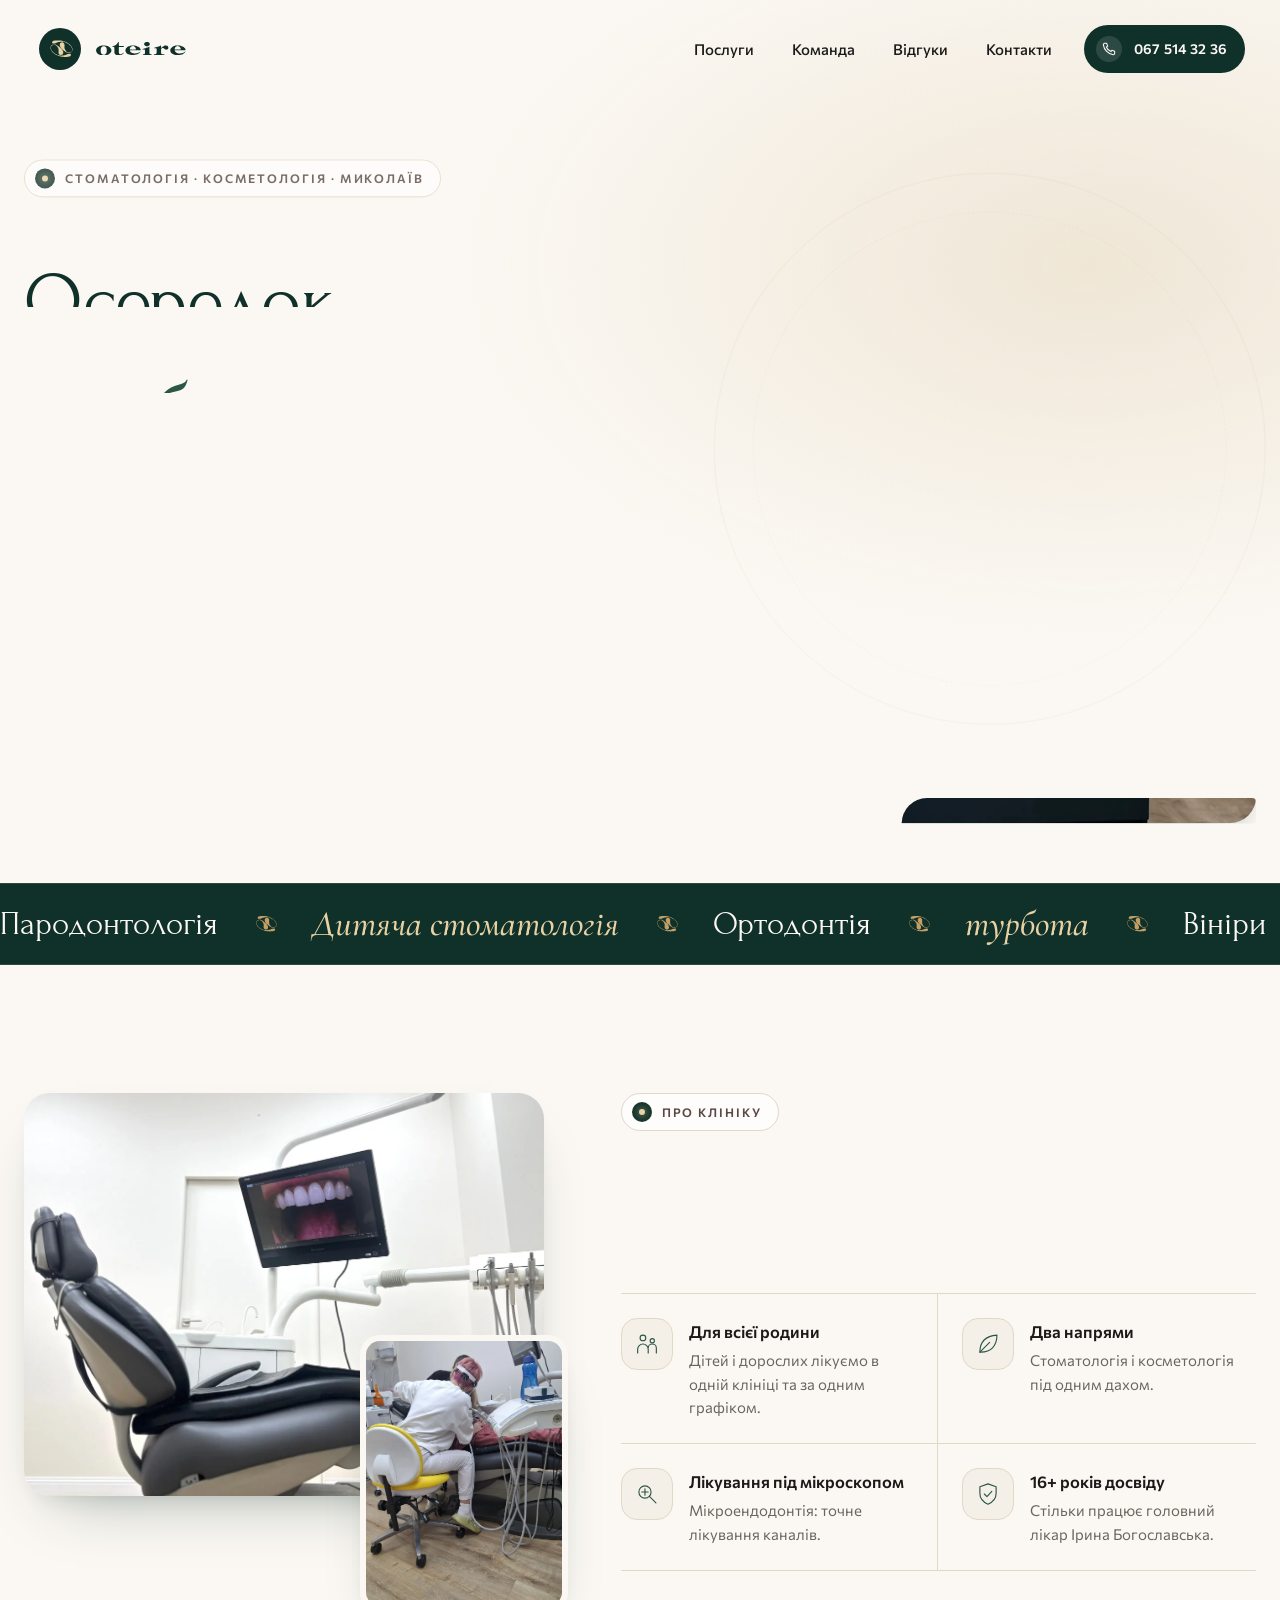
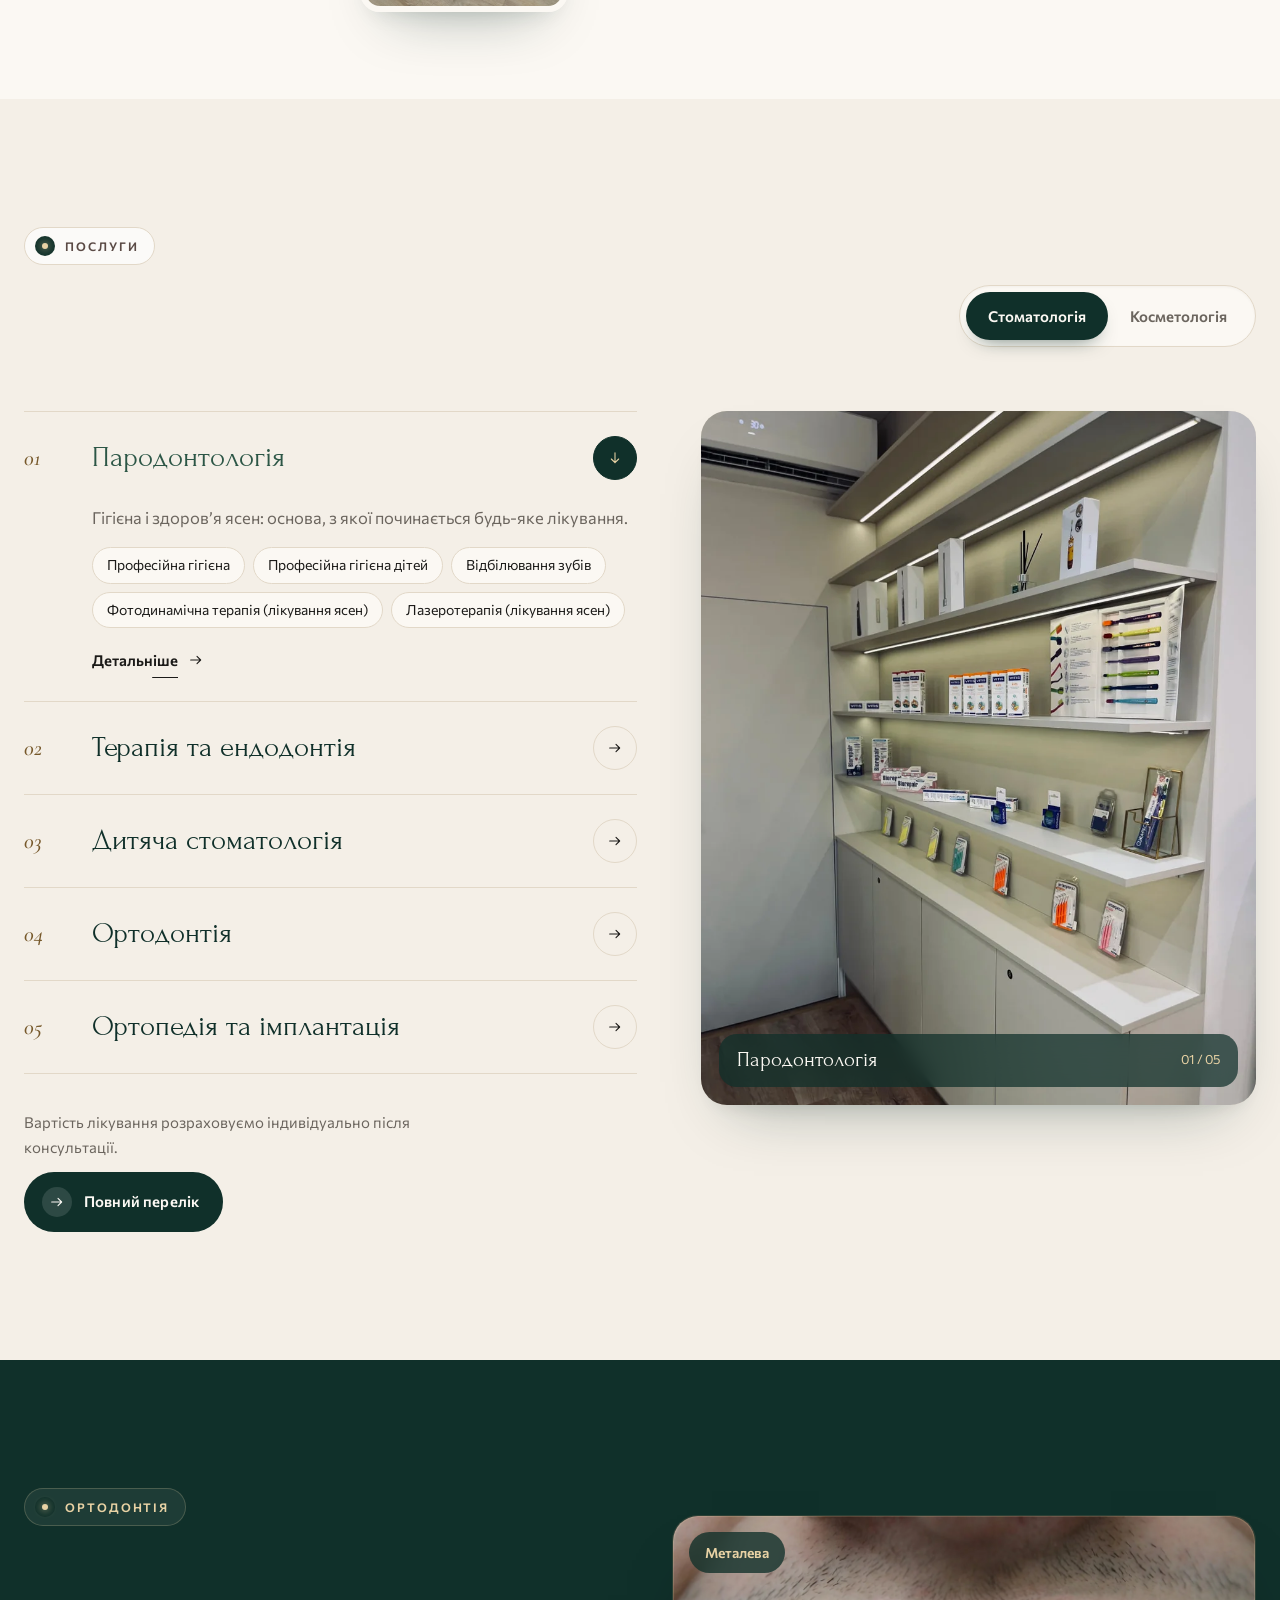
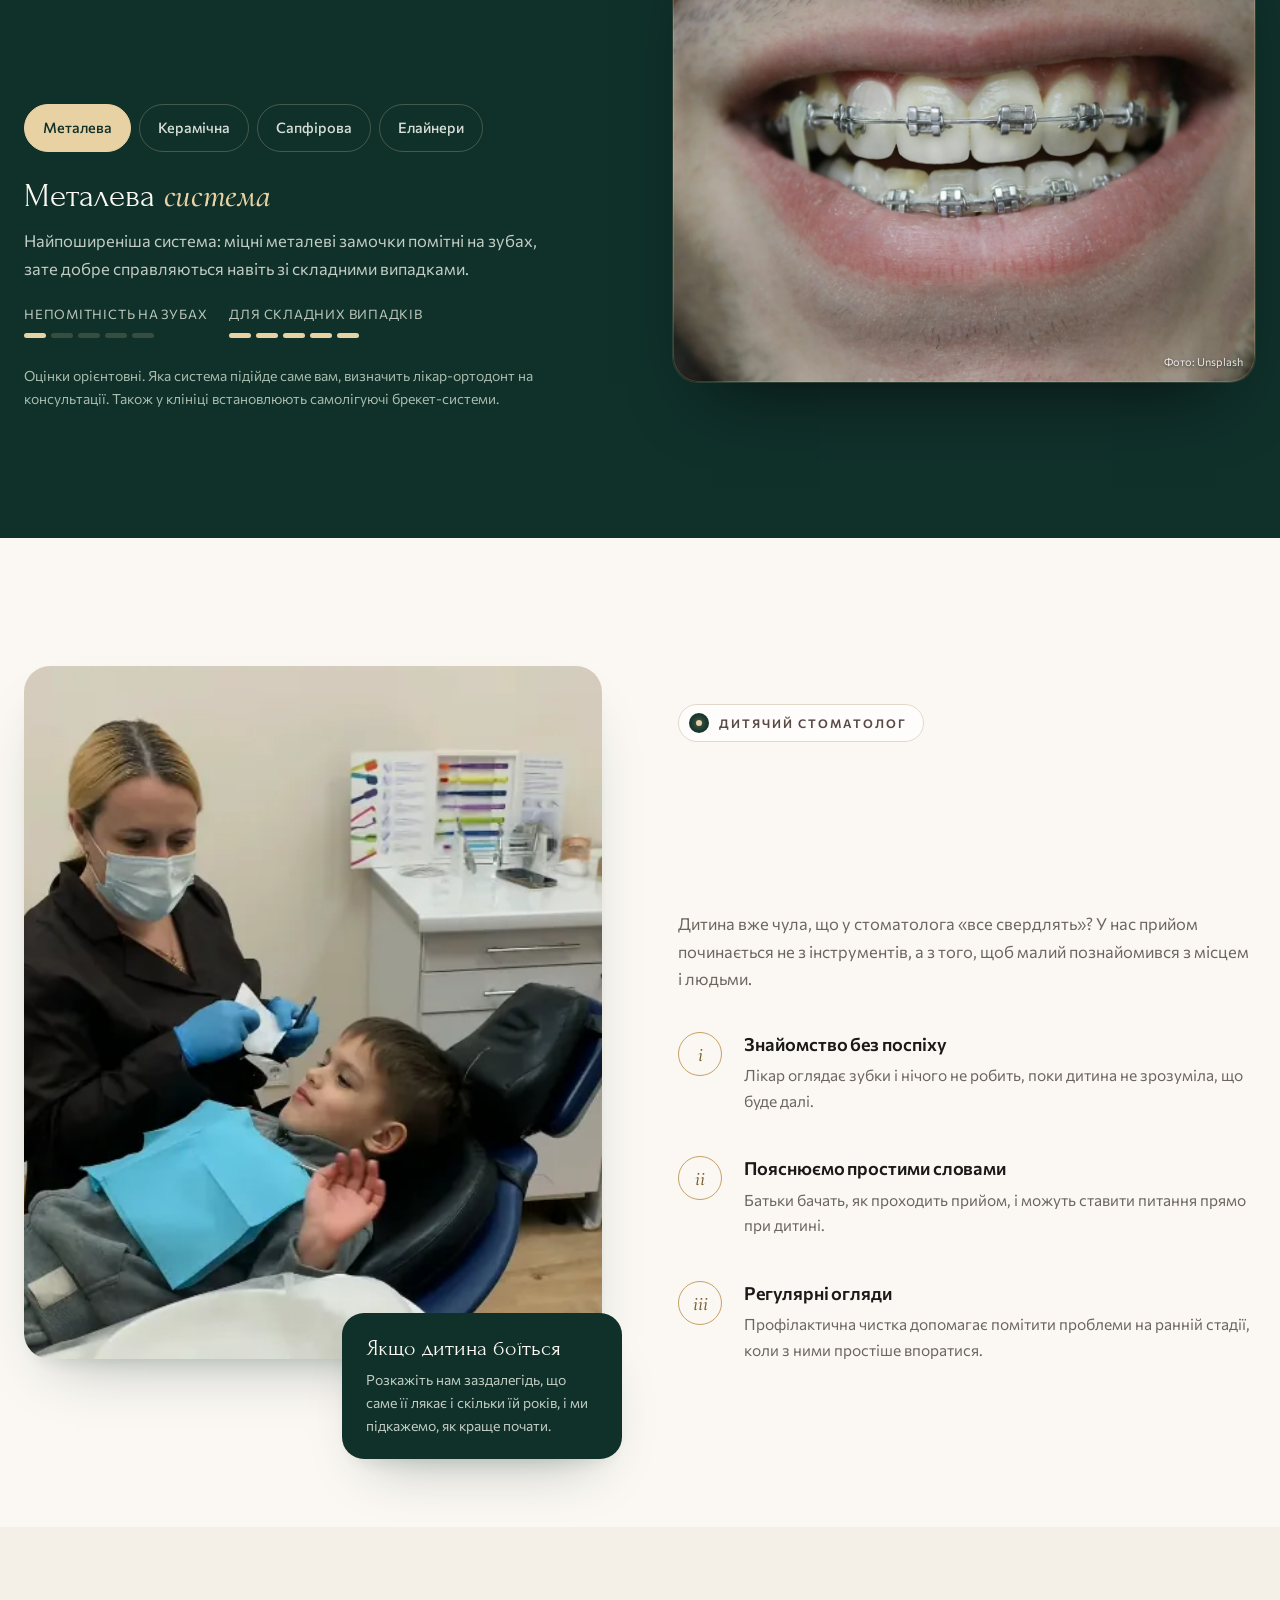
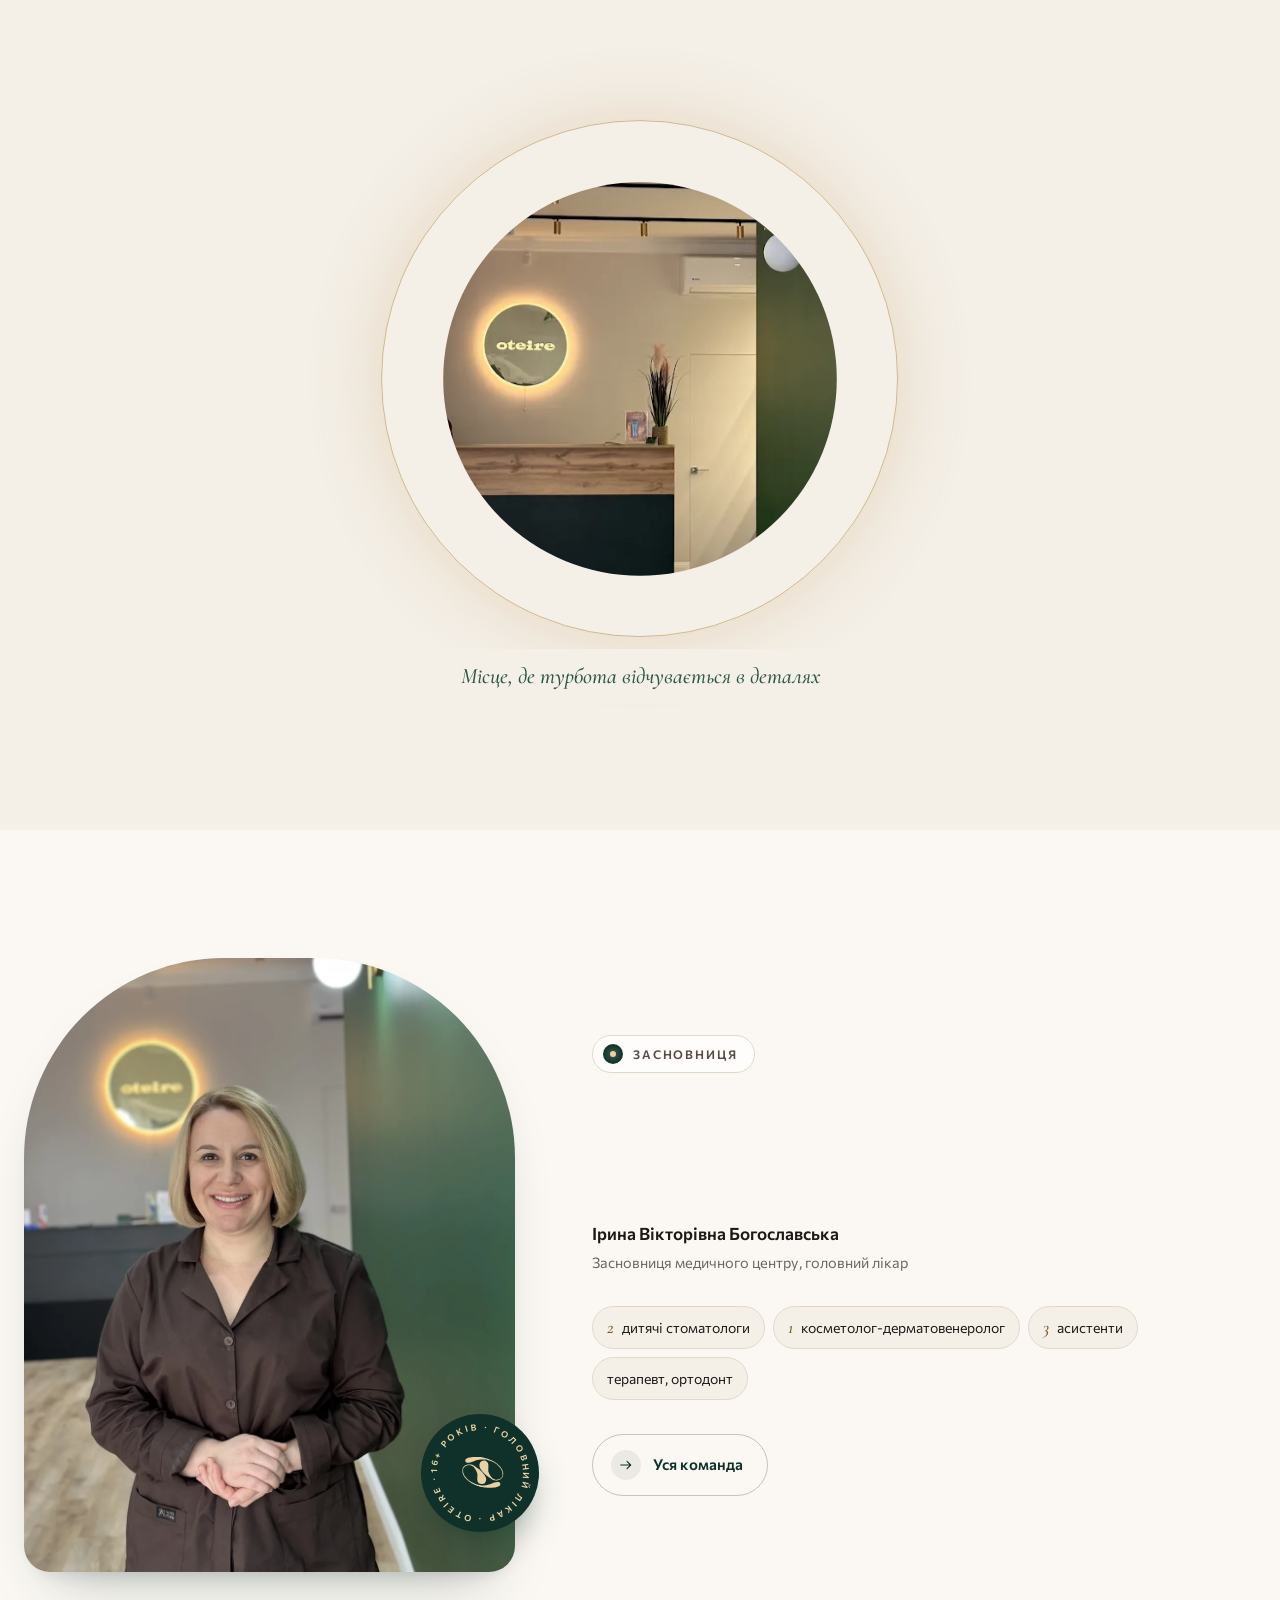
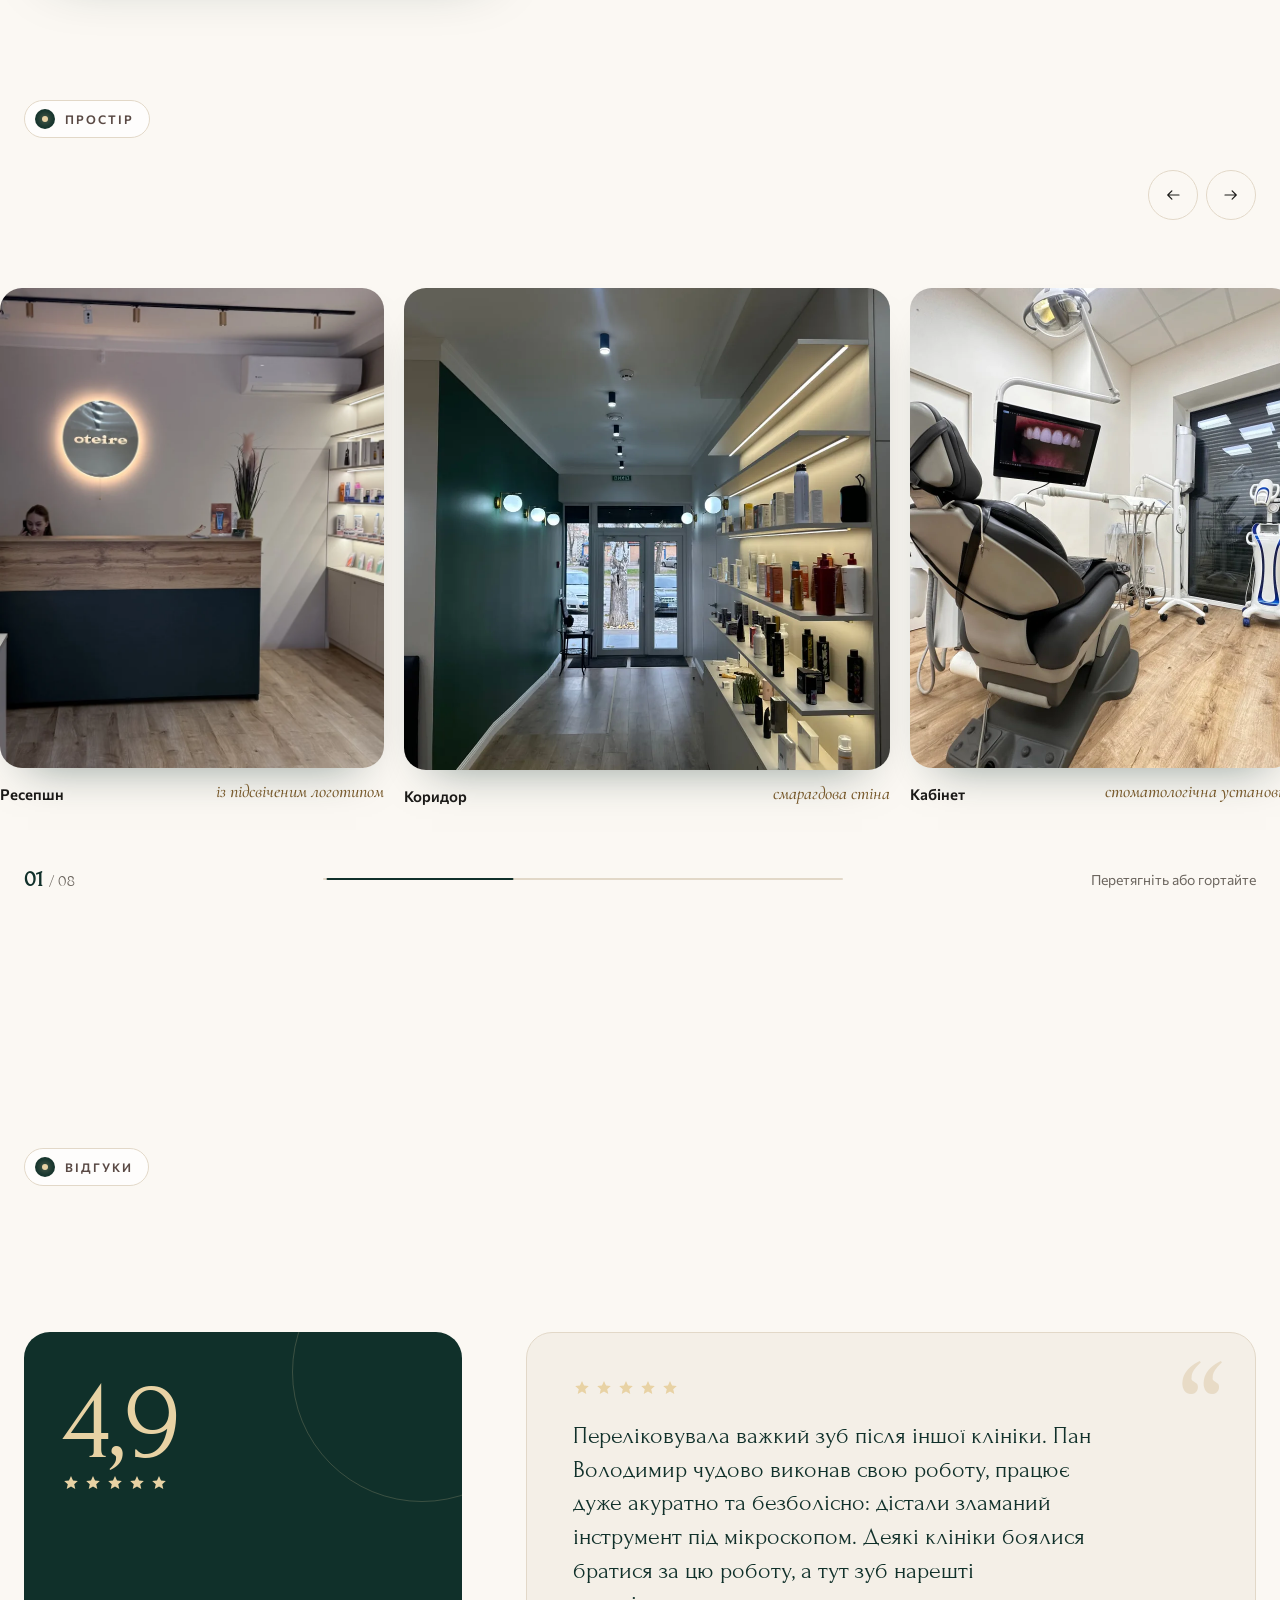
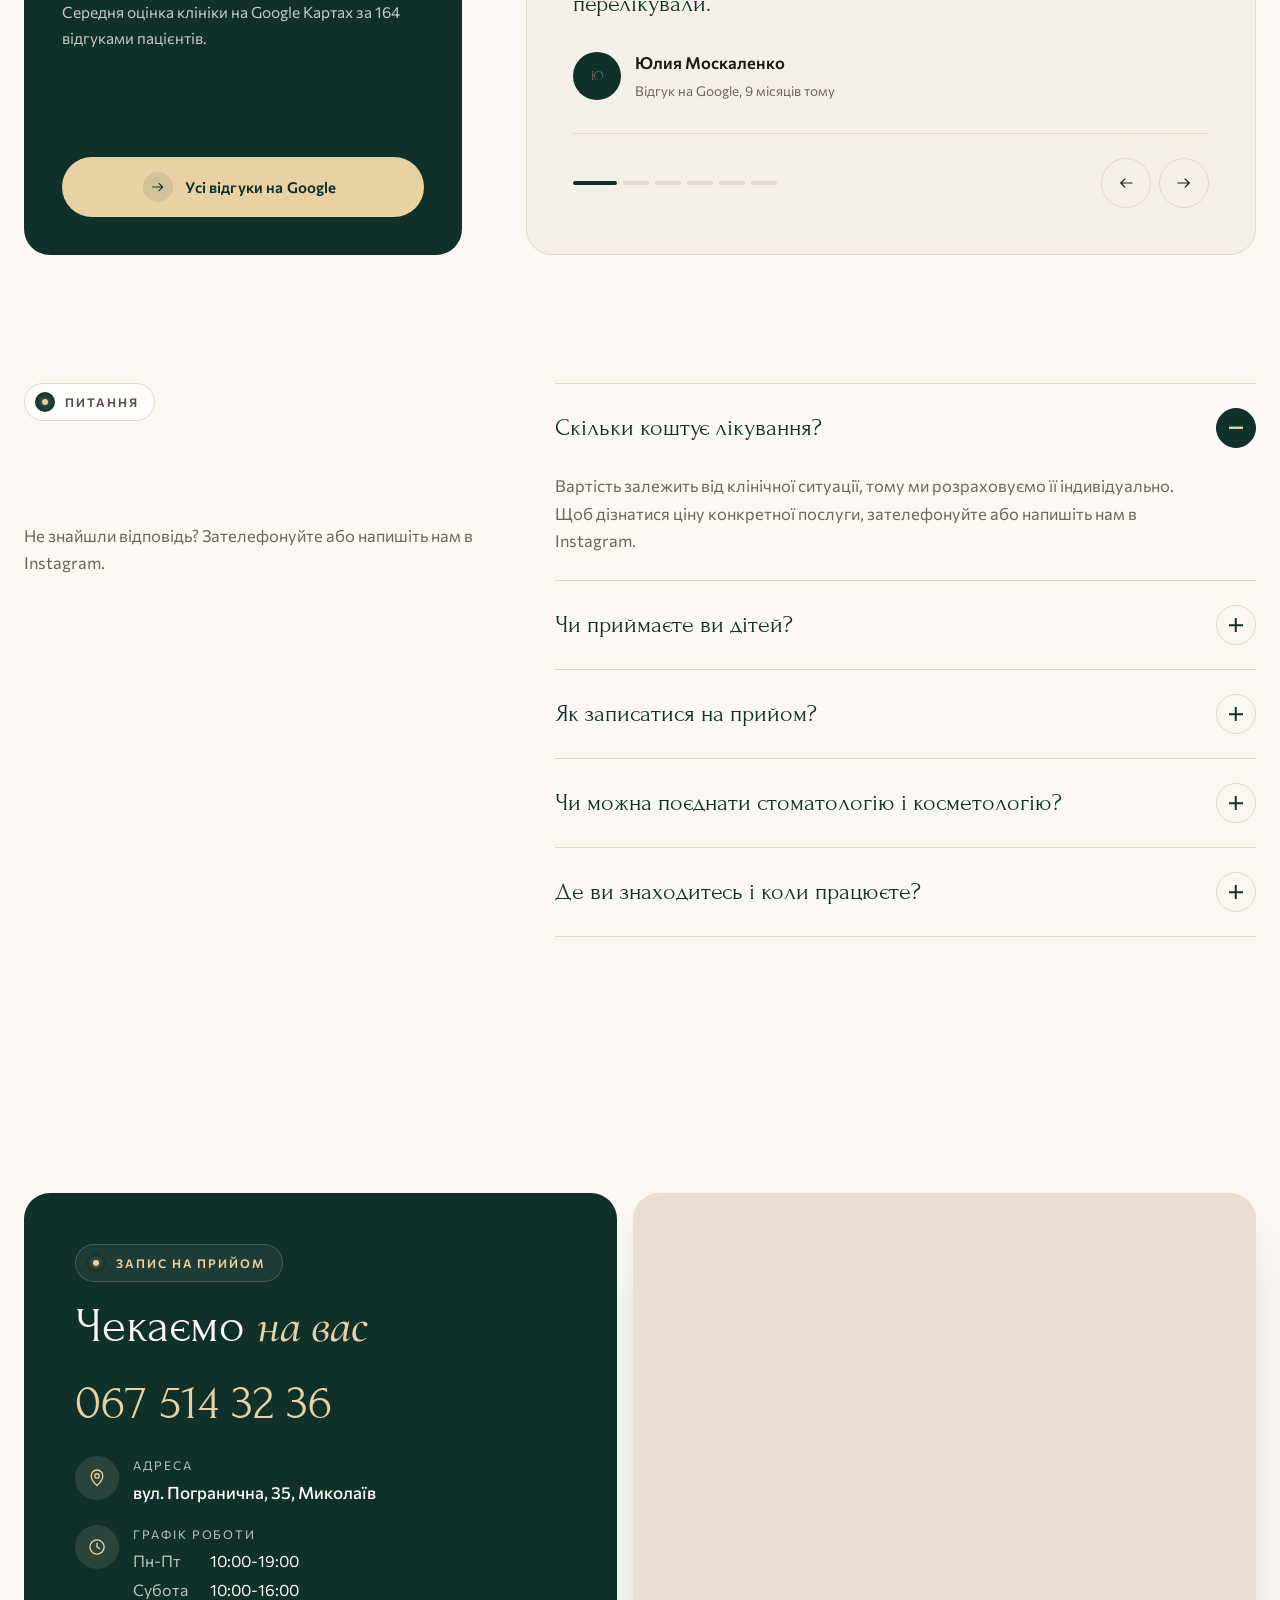
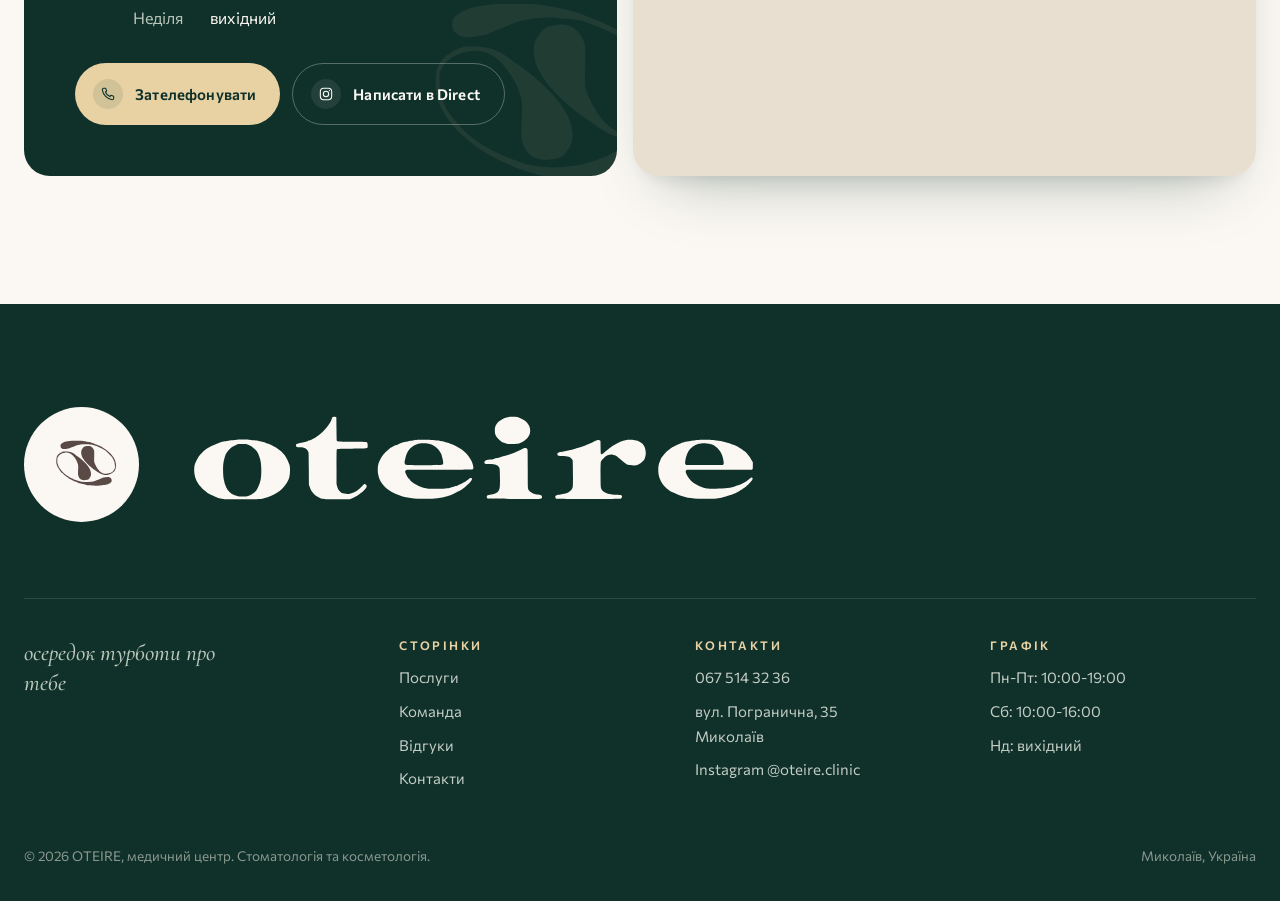
<file: index.html>
<!doctype html>
<html lang="uk">
<head>
<meta charset="utf-8">
<meta name="viewport" content="width=device-width, initial-scale=1, viewport-fit=cover">
<meta name="robots" content="noindex, nofollow">
<title>OTEIRE - стоматологія та косметологія у Миколаєві</title>
<meta name="description" content="Медичний центр OTEIRE у Миколаєві: стоматологія для дітей і дорослих, ортодонтія, ортопедія, пародонтологія, косметологія та догляд за обличчям. вул. Погранична, 35.">
<meta name="theme-color" content="#fbf8f3">
<meta property="og:type" content="website">
<meta property="og:locale" content="uk_UA">
<meta property="og:site_name" content="OTEIRE">
<meta property="og:title" content="OTEIRE - стоматологія та косметологія у Миколаєві">
<meta property="og:description" content="Медичний центр OTEIRE у Миколаєві: стоматологія для дітей і дорослих, ортодонтія, ортопедія, пародонтологія, косметологія та догляд за обличчям. вул. Погранична, 35.">
<meta property="og:url" content="https://konkos-design.github.io/oteire-clinic/">
<meta property="og:image" content="https://konkos-design.github.io/oteire-clinic/img/og-image.jpg">
<meta property="og:image:width" content="1200">
<meta property="og:image:height" content="630">
<meta name="twitter:card" content="summary_large_image">
<meta name="twitter:title" content="OTEIRE - стоматологія та косметологія у Миколаєві">
<meta name="twitter:description" content="Медичний центр OTEIRE у Миколаєві: стоматологія для дітей і дорослих, ортодонтія, ортопедія, пародонтологія, косметологія та догляд за обличчям. вул. Погранична, 35.">
<meta name="twitter:image" content="https://konkos-design.github.io/oteire-clinic/img/og-image.jpg">
<link rel="icon" href="favicon.ico" sizes="any">
<link rel="icon" href="img/favicon.svg" type="image/svg+xml">
<link rel="apple-touch-icon" href="img/apple-touch-icon.png">
<link rel="preload" href="fonts/forum-cyrillic-400-normal.woff2" as="font" type="font/woff2" crossorigin>
<link rel="preload" href="fonts/commissioner-cyrillic-wght-normal.woff2" as="font" type="font/woff2" crossorigin>
<script>(function(d){if(!matchMedia("(prefers-reduced-motion: reduce)").matches){d.classList.add("js-anim");setTimeout(function(){d.classList.remove("js-anim")},3500)}})(document.documentElement)</script>
<link rel="stylesheet" href="css/style.css">
</head>
<body>
<svg xmlns="http://www.w3.org/2000/svg" width="0" height="0" style="position:absolute" aria-hidden="true"><symbol id="emblem" viewBox="0 0 890 890"><path fill="currentColor" fill-rule="evenodd" d="M 323.5 172.0 C 307.1 173.3, 287.9 175.9, 275 178.5 C 268.6 179.7, 261.4 181.1, 259 181.4 C 241.8 183.9, 209.3 199.9, 200.5 210.1 C 191.0 221.2, 190.3 241.8, 199.0 254.0 C 201.8 257.9, 215.1 266.9, 220.6 268.6 C 229.3 271.2, 243.3 271.3, 259.9 269.0 C 289.6 264.8, 293.7 263.7, 318 253.1 C 342.3 242.5, 360.6 235.0, 378 228.4 C 408.8 216.7, 467.7 209.8, 505.5 213.4 C 515.9 214.4, 529.4 215.5, 535.5 216.0 C 555.4 217.5, 575.2 220.9, 586.0 224.7 C 589.0 225.8, 597.5 228.8, 605 231.4 C 612.4 234.0, 621.8 237.7, 626 239.7 C 630.1 241.6, 636.4 244.2, 640 245.4 C 648.3 248.4, 692.2 270.1, 697.5 273.8 C 699.7 275.4, 707.0 280.2, 713.7 284.5 C 721.0 289.1, 729.8 295.7, 735.2 300.9 C 751.2 315.8, 780.0 345.2, 785.8 352.4 C 796.7 366.0, 807.2 381.5, 809.0 386.5 C 809.9 389.2, 811.9 393.5, 813.3 396 C 814.8 398.4, 816.5 402.0, 817.1 404 C 817.7 405.9, 819.3 409.1, 820.7 411.1 C 822.3 413.5, 823.6 417.8, 824.5 423.6 C 825.3 428.5, 826.4 434.7, 827.0 437.5 C 828.4 444.6, 831.9 474.6, 831.9 480.1 C 831.9 482.9, 831.0 486.8, 829.5 490.2 C 828.1 493.1, 826.5 498.0, 826.0 500.9 C 825.4 504.0, 823.7 508.0, 821.9 510.4 C 820.3 512.6, 817.1 517.2, 814.9 520.6 C 808.8 530.0, 795.5 540.9, 787.6 543.0 C 785.3 543.6, 781.4 545.4, 778.9 547.0 C 774.8 549.6, 765.9 552.7, 751.5 556.5 C 746.4 557.8, 719.6 560.4, 710.5 560.4 C 706.8 560.4, 703.8 559.6, 699.5 557.3 C 696.2 555.6, 691.7 553.7, 689.5 553.0 C 674.5 548.2, 652.6 531.3, 637.3 512.7 C 622.4 494.5, 601.1 457.3, 596.1 440.8 C 595.0 437.1, 593.0 431.9, 591.6 429.3 C 587.4 420.8, 586.5 410.5, 587.5 377.7 C 589.0 326.3, 588.7 299.6, 586.6 291 C 579.9 264.5, 559.7 241.3, 538.4 235.5 C 528.8 232.9, 515.2 232.4, 504.1 234.3 C 498.8 235.2, 491.1 236.4, 487.0 237.0 C 474.3 238.8, 462.5 246.3, 454.5 257.8 C 452.8 260.2, 449.3 265.0, 446.8 268.6 C 436.2 283.3, 431.9 309.1, 436.8 328.5 C 437.9 332.9, 439.3 339.4, 440.0 343 C 441.2 349.8, 448.4 366.8, 452.9 373.5 C 454.4 375.7, 456.6 379.3, 457.8 381.6 C 468.4 402.6, 497.7 436.1, 531 465.5 C 538.4 472.0, 547.4 480.1, 551.0 483.4 C 554.6 486.7, 562.9 493.1, 569.6 497.6 C 576.3 502.1, 585.3 508.4, 589.8 511.6 C 594.2 514.8, 600.4 519.3, 603.6 521.5 C 606.8 523.8, 613.5 528.6, 618.5 532.2 C 623.5 535.8, 629.8 539.9, 632.5 541.2 C 635.2 542.6, 639.2 545.1, 641.3 546.8 C 643.4 548.5, 646.1 550.2, 647.3 550.5 C 648.5 550.9, 651.5 552.7, 654.0 554.5 C 658.6 557.9, 680.7 566.6, 695.4 570.9 C 702.4 573.0, 705.6 573.2, 723.9 573.3 L 744.5 573.5 752 570.2 C 756.1 568.4, 763.1 566.2, 767.5 565.3 C 780.7 562.6, 795.4 553.6, 815.6 535.9 C 828.1 524.9, 834.0 515.3, 836.4 502 C 837.2 497.3, 839.1 489.9, 840.5 485.5 C 851.2 452.4, 833.7 389.0, 804.2 354.3 C 798.6 347.6, 791.0 337.8, 786.5 331.3 C 783.3 326.7, 770.9 314.9, 751.1 297.5 C 747.6 294.5, 741.9 290.2, 738.6 288.0 C 729.5 282.1, 721.4 276.1, 714.8 270.2 C 711.5 267.3, 706.6 263.8, 703.8 262.4 C 699.1 260.0, 693.2 256.3, 682.5 249 C 676.0 244.6, 648.0 230.3, 642 228.4 C 638.9 227.4, 634.8 225.5, 632.8 224.2 C 630.7 222.9, 622.6 219.4, 614.8 216.4 C 606.9 213.5, 595.5 209.0, 589.5 206.6 C 572.7 199.8, 545.2 191.5, 528 188.0 C 519.4 186.3, 510.0 184.2, 507 183.5 C 503.9 182.7, 497 181.4, 491.5 180.5 C 486 179.6, 478.3 178.3, 474.5 177.5 C 462.7 175.2, 454.0 174.0, 441.3 173.0 C 424.9 171.7, 337.1 171.0, 323.5 172.0 M 228.5 299.1 C 216.3 301.9, 195.6 311.3, 187 317.9 C 185.0 319.4, 181.4 321.8, 179 323.2 C 171.1 327.8, 155.4 346.4, 152.4 354.7 C 151.5 357.3, 149.5 362.4, 148.1 366 C 143.9 376.8, 143.0 437.5, 146.9 444.9 C 147.4 445.8, 149.0 450.8, 150.4 456.0 C 153.6 467.4, 161.0 483.0, 169.4 496 C 172.8 501.2, 177.8 509.1, 180.4 513.5 C 183.1 517.9, 188.3 524.6, 192.0 528.5 C 195.7 532.3, 200.1 537.5, 201.8 540.1 C 203.5 542.6, 208.5 547.8, 213.0 551.6 C 217.4 555.4, 224.8 561.8, 229.3 566 C 240.7 576.4, 253.3 586.9, 257.2 589.2 C 259.0 590.3, 262.5 593.0, 265.0 595.3 C 267.5 597.6, 270.9 600.2, 272.5 601.1 C 274.1 602.0, 281.5 606.7, 289 611.5 C 302.4 620.2, 329.5 634.7, 336.7 637.0 C 338.7 637.7, 342.3 639.3, 344.5 640.6 C 346.7 641.8, 351.6 644.2, 355.5 645.8 C 359.3 647.4, 367.6 651.1, 374 654.0 C 380.3 656.8, 388.9 660.2, 393.0 661.5 C 397.2 662.7, 402.5 664.7, 404.9 665.9 C 407.2 667.1, 412.8 668.8, 417.3 669.6 C 421.8 670.5, 428.7 672.4, 432.6 674.0 C 440.7 677.2, 468.7 684.2, 480.5 685.9 C 484.9 686.6, 492.5 688.2, 497.5 689.5 C 509.1 692.6, 516.4 693.6, 538.5 694.9 C 548.4 695.6, 559.4 696.5, 563 697.1 C 575.8 699.1, 642.5 698.4, 659.8 696.0 C 668.3 694.9, 678.9 694, 683.4 694 C 696.5 694, 712.8 692.0, 721.1 689.3 C 725.3 688.0, 731.4 686.5, 734.6 685.9 C 741.0 684.8, 746.0 682.8, 765.5 673.4 C 787.1 663.0, 795.1 649.8, 791.9 629.9 C 789.2 613.2, 782.2 605.4, 765.0 599.8 C 755.8 596.9, 755.0 596.8, 744 597.4 C 708.8 599.4, 678.3 607.2, 659.0 619.0 C 656.5 620.5, 651.3 623.0, 647.5 624.4 C 643.6 625.9, 637.1 628.6, 633 630.5 C 620.6 636.1, 610.9 639.6, 602.5 641.4 C 598.1 642.4, 590.4 644.4, 585.4 646.0 C 576.2 648.8, 572.8 649.4, 546.5 652.9 C 507.4 658.0, 474.8 658.3, 449.5 653.6 C 442.3 652.3, 431.7 650.4, 426 649.4 C 414.1 647.5, 400.7 643.6, 387.5 638.3 C 382.5 636.3, 375.1 633.4, 371 631.9 C 353.5 625.7, 348.0 623.5, 341 620.0 C 336.8 617.9, 329.4 614.5, 324.5 612.4 C 319.5 610.3, 311 605.9, 305.5 602.6 C 300 599.4, 293.2 595.6, 290.5 594.2 C 278.5 588.2, 245.6 564.5, 238.1 556.6 C 235.5 553.9, 229.8 548.0, 225.3 543.6 C 217.3 535.5, 213.3 531.1, 201.2 516.8 C 176.1 487.0, 171.9 479.6, 161.1 445 C 156.6 430.7, 156 424.5, 156 397.8 L 156 373.2 159.4 368.7 C 161.3 366.2, 164.0 361.7, 165.3 358.8 C 172.5 342.4, 204.3 319.9, 225.0 316.5 C 229.7 315.7, 237.7 314.1, 242.9 313.0 C 254.8 310.4, 265.1 310.4, 277.5 313 C 282.8 314.1, 288.2 315, 289.4 315 C 297.3 315, 316.2 325.6, 331.2 338.5 C 338.1 344.5, 343.3 350.6, 355.5 366.8 C 377.7 396.4, 390.6 422.1, 398.4 452.5 C 400.7 461.6, 401.3 492.2, 399.5 516.4 C 396.5 558.7, 398.0 577.1, 405.9 594.2 C 412.4 608.2, 424.3 622.0, 433.4 626.0 C 455.0 635.6, 476.1 637.0, 501.6 630.6 C 520.0 625.9, 520.7 625.6, 530.3 613.6 C 548.6 590.9, 553.7 571.6, 549.0 543.7 C 547.6 535.8, 545.6 527.8, 543.9 524 C 542.4 520.4, 540.6 515.4, 539.9 513 C 539.3 510.5, 538.4 508.0, 538.0 507.5 C 537.5 506.9, 535.2 502.6, 532.7 498 C 523.5 480.2, 521.2 476.9, 495.5 444.8 C 483.1 429.3, 436.5 386.4, 418.5 373.8 C 414.6 371.1, 407.4 365.8, 402.5 361.9 C 397.5 358.0, 390.8 353.1, 387.5 351.0 C 384.2 348.9, 377.9 344.4, 373.5 341.0 C 351.0 323.6, 336.8 315.1, 319.1 308.3 C 304.3 302.6, 301.5 301.9, 290.7 301.0 C 284.5 300.4, 277.7 299.5, 275.5 299.0 C 270.5 297.8, 233.9 297.8, 228.5 299.1"/></symbol><symbol id="wordmark" viewBox="0 0 3024 528"><path fill="currentColor" fill-rule="evenodd" d="M 796 25.7 C 792.8 27.3, 792.2 28.3, 788.9 38 C 779.8 65.5, 741.8 107.8, 708 128.2 C 697.3 134.6, 679.1 144, 677.3 144 C 676.5 144, 672.3 145.3, 668.1 147.0 C 663.9 148.7, 655.3 151.2, 649.0 152.5 C 614.8 159.6, 610.5 161.1, 609.5 165.9 C 607.7 173.9, 614.0 177.9, 628 178.0 C 653.8 178.0, 668.0 186.4, 672.8 204.5 C 673.5 207.1, 674.0 235.9, 674.3 287.5 L 674.7 366.5 679.5 379.4 C 684.7 393.9, 686.0 396.2, 694.9 407.2 C 703.5 417.9, 712.5 425.1, 725.5 431.5 C 744.0 440.7, 741.3 440.4, 813 440.3 C 874.4 440.3, 875.6 440.2, 884.5 438.0 C 913.1 430.8, 964.2 391.6, 966.0 375.5 C 966.4 371.6, 965.9 370.3, 962.8 367.1 C 957.0 361.2, 953.7 362.3, 943.8 373.1 C 924.6 394.0, 906.4 405.7, 885.7 410.3 C 871.7 413.5, 865.5 413.6, 853.0 410.9 C 840.4 408.3, 835.6 405.6, 829.2 397.8 C 822.6 389.7, 819.6 383.6, 816.5 372.4 L 814.0 363.5 814.0 278.3 C 814.0 226.7, 814.3 192.1, 814.9 190.6 C 816.9 185.4, 815.3 185.5, 891.5 185 C 977.2 184.3, 971 185.6, 971 168.7 C 971 158.7, 969.8 154.7, 966.1 152.3 C 963.6 150.6, 959.0 150.4, 893.5 150 C 820.3 149.4, 820.5 149.4, 816.5 145.0 C 814.5 142.8, 814.4 140.9, 813.9 85.1 C 813.6 53.4, 813.3 27.3, 813.2 27.1 C 810.9 24.1, 800.8 23.3, 796 25.7 M 1683.6 25.0 C 1648.7 30.4, 1619.7 51.6, 1613.3 76.3 C 1611.7 82.3, 1611.6 101.5, 1613.0 107.8 C 1617.1 125.5, 1636.6 146.2, 1658 155.3 C 1672.0 161.2, 1680.7 162.4, 1706.6 161.7 C 1729.3 161.0, 1732.0 160.5, 1744.9 154.3 C 1767.7 143.4, 1785.2 124.7, 1788.8 107.2 C 1796.2 71.9, 1775.3 42.0, 1734 28.4 C 1722.8 24.7, 1722.0 24.6, 1706 24.4 C 1696.9 24.2, 1686.8 24.5, 1683.6 25.0 M 313.5 139.6 C 281.7 142.3, 265.9 144.4, 251 147.9 C 241.9 150.1, 232.9 152.1, 231 152.5 C 229.0 152.9, 224.3 154.5, 220.5 156.0 C 216.6 157.6, 206.9 161.4, 199 164.5 C 191.0 167.6, 181.8 171.8, 178.5 173.8 C 153.6 188.6, 153.6 188.6, 138.7 202.3 C 122.3 217.3, 113.4 230.7, 103.5 254.9 C 98.6 266.9, 98.3 268.0, 97.0 281 C 94.2 308.3, 101.0 336.4, 116.4 360.4 C 122.3 369.7, 138.9 387.9, 147.4 394.5 C 151.7 397.8, 157.1 402.1, 159.5 404.1 C 167.7 411.0, 211.6 432.2, 223 434.8 C 229.9 436.4, 243.8 438.7, 250.5 439.5 C 261.3 440.7, 423.6 440.3, 432.5 439.0 C 451.1 436.3, 483.0 425.0, 500.6 414.9 C 537.0 394.1, 559.8 369.6, 573.3 337.3 C 579.9 321.5, 581.7 282.6, 576.7 266.5 C 564.5 227.9, 547.0 204.4, 514 182.6 C 503.7 175.8, 475.3 161.8, 467 159.4 C 465.6 159.0, 461.3 157.4, 457.5 155.7 C 453.7 154.1, 445.4 151.7, 439.0 150.4 C 432.7 149.1, 425.0 147.3, 422 146.5 C 418.9 145.6, 408.1 144.0, 398 142.9 C 387.8 141.8, 375.6 140.5, 371 139.9 C 363.2 139.0, 322.9 138.8, 313.5 139.6 M 1221 140.4 C 1216.3 141.2, 1206.2 142.6, 1198.5 143.5 C 1190.8 144.4, 1180.9 146.0, 1176.5 147.1 C 1172.1 148.2, 1164 150.0, 1158.5 150.9 C 1148.9 152.6, 1139.5 156.0, 1120.9 164.5 C 1116.8 166.4, 1112.7 168.0, 1111.9 168.0 C 1109.5 168.0, 1088.8 178.9, 1083.5 183.0 C 1068.7 194.3, 1050.9 212.5, 1042.0 225.4 C 1034.8 235.8, 1025.6 257.2, 1023.5 268.2 C 1021.5 278.8, 1021.4 303.0, 1023.4 311.5 C 1024.1 314.8, 1025.7 321.7, 1026.8 326.9 C 1033.0 354.4, 1059.6 385.8, 1090.5 402.2 C 1097.1 405.7, 1104.0 409.2, 1106 409.9 C 1107.9 410.6, 1112.8 412.7, 1117 414.5 C 1152.4 430.3, 1184.7 436.0, 1246.5 437.5 C 1299.3 438.8, 1332.5 435.4, 1371.5 424.5 C 1391.9 418.8, 1438.9 396.0, 1452.2 385.3 C 1485.3 358.8, 1501.3 339.9, 1495.6 334.2 C 1492.2 330.8, 1485.0 333.1, 1479 339.5 C 1470.9 347.9, 1439.6 365.6, 1424.9 370.0 C 1420.8 371.2, 1416.2 372.8, 1414.7 373.6 C 1412.2 374.9, 1399.2 378.5, 1383 382.5 C 1366.2 386.6, 1292.3 388.5, 1270.6 385.3 C 1259.9 383.8, 1256.9 383.0, 1241.3 377.6 C 1222.5 371.1, 1192.6 353.3, 1186.0 344.7 C 1184.7 342.9, 1181.7 339.4, 1179.5 337 C 1171.1 327.8, 1160 306.4, 1160 299.4 C 1160 296.2, 1164.1 292.0, 1167.2 291.9 C 1168.4 291.9, 1242.8 291.7, 1332.5 291.5 C 1422.1 291.3, 1496.4 290.8, 1497.5 290.4 C 1504.2 287.9, 1504.9 284.8, 1502.4 270.5 C 1497.6 242.5, 1473.3 208.6, 1443.4 187.7 C 1428.3 177.2, 1402.3 164.4, 1384 158.5 C 1380.9 157.5, 1377.1 156.0, 1375.5 155.2 C 1373.9 154.4, 1366.5 152.4, 1359.0 150.9 C 1351.6 149.3, 1343.1 147.4, 1340.3 146.6 C 1337.5 145.8, 1329.8 144.6, 1323.3 144.0 C 1316.8 143.3, 1306.7 142.1, 1301 141.3 C 1286.0 139.1, 1232.6 138.5, 1221 140.4 M 2629.5 141.0 C 2610.5 143.5, 2593.1 146.3, 2581 148.8 C 2575.7 149.9, 2568.8 151.3, 2565.5 152.0 C 2562.2 152.6, 2557.5 154.1, 2555.0 155.4 C 2552.5 156.6, 2548.0 158.5, 2545 159.5 C 2536.2 162.3, 2508.2 176.1, 2499 182.1 C 2479.0 195.1, 2451.0 226.9, 2446.6 241.6 C 2445.8 244.3, 2444.0 248.9, 2442.5 251.8 C 2433.6 269.4, 2433.4 311.0, 2442.1 332.5 C 2448.4 347.7, 2450.5 351.8, 2456.0 360.0 C 2466.1 374.7, 2490.8 397.1, 2501.8 401.5 C 2505.4 402.9, 2508.9 404.5, 2509.5 405.0 C 2511.4 406.5, 2530.7 414.8, 2546 420.6 C 2579.1 433.2, 2612.8 437.4, 2681 437.4 C 2720.7 437.4, 2740.8 435.4, 2762 429.5 C 2766.6 428.2, 2772.9 426.6, 2776 425.9 C 2794.5 421.7, 2824.3 410.7, 2836 403.6 C 2863.0 387.2, 2864.6 386.1, 2878.3 375.6 C 2890.8 366.1, 2910.4 344.0, 2911.4 338.2 C 2912.2 333.9, 2909.9 330, 2906.5 330 C 2904.2 330, 2901.9 331.6, 2886.6 344 C 2876.4 352.2, 2848.9 366.9, 2838.9 369.5 C 2835.3 370.4, 2829.9 372.2, 2826.7 373.5 C 2802.3 383.4, 2767.6 387.5, 2714 386.7 C 2681.6 386.2, 2675.3 385.4, 2657.5 378.9 C 2620.6 365.6, 2595.7 346.5, 2581.8 320.8 C 2572.9 304.6, 2571.8 297.6, 2577.2 293.6 L 2580.0 291.5 2744.0 291.5 L 2907.9 291.5 2910.2 289.2 C 2912.4 287.0, 2912.5 286.2, 2912.5 270.1 L 2912.5 253.4 2907.0 243.9 C 2895.4 223.6, 2880.8 205.4, 2869.5 197.2 C 2866.7 195.2, 2860.2 190.4, 2855.0 186.5 C 2845.1 179.2, 2829.1 170.5, 2818 166.3 C 2801.4 160.0, 2784.6 154.6, 2775 152.3 C 2769.2 151.0, 2760.4 148.8, 2755.5 147.5 C 2747.4 145.3, 2736.6 143.6, 2712.5 140.8 C 2694.9 138.8, 2645.6 138.9, 2629.5 141.0 M 2270.5 141.9 C 2253.5 144.9, 2244.5 148.7, 2211.7 167.0 C 2200.5 173.2, 2169.0 197.7, 2161 206.4 C 2158.3 209.3, 2152.0 213, 2149.6 213 C 2145.8 213, 2145.5 210.6, 2145 177.9 L 2144.5 146.1 2142.0 143.5 C 2137.2 138.4, 2127.9 140.3, 2107.8 150.8 C 2101.4 154.2, 2093.7 157.8, 2090.8 159.0 C 2087.9 160.1, 2082.5 162.4, 2079 164.0 C 2068.1 168.8, 2054.5 173.8, 2046.2 176.0 C 2038.8 177.9, 2032.9 179.7, 2008.5 187.4 C 2002.4 189.3, 1995.7 191.1, 1993.5 191.5 C 1991.3 191.9, 1983.6 193.7, 1976.5 195.5 C 1969.3 197.4, 1959 199.4, 1953.5 200.0 C 1933.0 202.2, 1927 205.2, 1927 213.3 C 1927 220.3, 1932.6 222.7, 1946.7 221.6 C 1957.4 220.7, 1975.4 222.4, 1984.4 225.1 C 1992.5 227.5, 2001.5 235.5, 2003.9 242.5 C 2005.8 247.9, 2006.7 368.3, 2004.9 377.4 C 2002.3 390.6, 1995.5 399.0, 1981.3 406.3 C 1973.0 410.6, 1950.6 416.0, 1937.9 416.8 C 1921.0 417.9, 1916.8 420.3, 1916.8 428.5 C 1916.8 432.1, 1919.2 436.4, 1921.7 437.4 C 1924.8 438.6, 2241.2 438.2, 2245.7 437.0 C 2255.3 434.4, 2255.8 422.1, 2246.5 418.5 C 2245.4 418.1, 2235.0 417.3, 2223.5 416.9 C 2194.1 415.8, 2181.3 412.8, 2163.1 402.7 C 2152.3 396.7, 2149.2 392.6, 2146.5 380.8 C 2144.4 371.5, 2144.2 259.3, 2146.3 251.3 C 2148.5 242.6, 2170.0 221.0, 2179.8 217.5 C 2187.1 214.9, 2199.1 213.8, 2206.4 214.9 C 2220.3 217.2, 2227.7 221.8, 2249.3 241.9 C 2260.4 252.2, 2273.5 262.5, 2277.5 264.0 C 2279.0 264.5, 2286.5 266.2, 2294.3 267.6 C 2322.1 272.7, 2337.7 268.2, 2356.6 249.5 C 2365.1 241.1, 2367.0 237.5, 2370.5 223.8 C 2372.8 214.7, 2373.1 212.1, 2372.6 203 C 2371.2 176.2, 2362.4 161.0, 2341.8 149.7 C 2331.7 144.3, 2330.8 144.0, 2317.4 142.0 C 2300.4 139.5, 2284.1 139.5, 2270.5 141.9 M 1241 158.0 C 1227.9 159.4, 1223.3 160.6, 1212.5 165.6 C 1184.9 178.3, 1169.8 198.0, 1161.0 232.8 C 1155.5 254.7, 1155.7 262.0, 1162.3 266.0 C 1167.0 268.9, 1340.2 269.1, 1345.9 266.2 C 1353.1 262.6, 1353.5 257.4, 1348.3 234.6 C 1344.1 215.6, 1342.4 211.2, 1335.3 200.4 C 1324.1 183.3, 1316.2 175.8, 1300 167.2 C 1288.2 161.0, 1285.2 160.4, 1254 157.5 C 1251.5 157.3, 1245.6 157.5, 1241 158.0 M 2650 158.5 C 2636.5 160.2, 2634.2 160.9, 2622.9 166.9 C 2602.2 177.8, 2590.0 191.0, 2581.3 211.4 C 2576.4 223.2, 2572.2 240.3, 2571.3 253.0 C 2570.7 260.4, 2570.8 260.7, 2573.7 264.0 L 2576.8 267.5 2669.0 267.5 L 2761.1 267.5 2763.5 264.6 C 2767.1 260.5, 2766.2 250.5, 2760.0 226 C 2751.5 192.0, 2721.8 163.4, 2691.5 160.1 C 2671.1 157.8, 2663.0 157.0, 2661.8 157.1 C 2661.0 157.1, 2655.7 157.8, 2650 158.5 M 320 161.6 C 318.6 161.9, 311.8 164.3, 305 167.1 C 289.1 173.4, 280.7 179.6, 268.7 194.0 C 258.6 206.1, 253.8 215.0, 250.5 228.1 C 249.2 233.2, 247.2 241.1, 246.0 245.5 C 240.4 266.1, 241.0 322.8, 247.0 345.5 C 248.6 351.5, 249.9 357.3, 249.9 358.3 C 249.9 359.4, 251.5 363.6, 253.3 367.8 C 255.1 372.0, 257.4 377.6, 258.4 380.2 C 264.3 396.4, 281.2 412.1, 301.0 419.9 C 317.2 426.3, 326.4 427.5, 348.8 425.9 C 363.9 424.8, 364.7 424.7, 375.0 420.3 C 396.9 411.1, 407.9 401.1, 417.5 381.5 C 430.5 354.9, 433.9 339.6, 434.7 304.2 C 435.4 270.8, 433.0 248.4, 426.8 230 C 419.4 208.3, 414.0 198.8, 403.0 187.9 C 392.4 177.4, 382.8 170.3, 376.5 168.4 C 374.3 167.7, 369.5 165.9, 366 164.4 C 359.7 161.7, 358.8 161.6, 341 161.3 C 330.8 161.2, 321.3 161.3, 320 161.6 M 1758 182.6 C 1755.5 183.4, 1753.0 184.5, 1752.4 185.0 C 1750.2 186.8, 1726.3 198.3, 1721.1 200.1 C 1718.1 201.1, 1714.0 202.9, 1712.0 204.1 C 1706.5 207.3, 1667.0 220.5, 1653.5 223.6 C 1649.6 224.5, 1643.1 226.5, 1638.9 228.0 C 1634.7 229.5, 1627.5 231.5, 1622.8 232.4 C 1618.1 233.2, 1611.0 235.1, 1606.9 236.5 C 1602.3 238.1, 1595.3 239.4, 1588.5 240.0 C 1572.3 241.5, 1566.1 243.3, 1562.2 247.4 C 1557.4 252.5, 1558.1 257.4, 1563.9 260.4 C 1566.2 261.6, 1570.6 262, 1583.4 262 C 1615.0 262, 1630.7 268.4, 1635.6 283.2 C 1637.7 289.5, 1638.8 355.8, 1637.1 375.6 C 1635.6 393.8, 1630.0 402.9, 1616.2 409.8 C 1610.0 412.9, 1594.4 417, 1588.6 417 C 1577.4 417, 1571 420.9, 1571 427.7 C 1571 432.2, 1572.3 434.6, 1576.2 436.6 C 1580.6 438.9, 1836.7 439.4, 1843.2 437.1 C 1850.2 434.6, 1852.1 427.7, 1847.4 422.1 C 1844.3 418.3, 1840.9 417.2, 1829 416.0 C 1823.7 415.4, 1818.1 414.6, 1816.5 414.1 C 1800.2 409.2, 1786.3 400.5, 1782.3 392.7 C 1778.2 384.5, 1778.1 381.2, 1777.9 285.3 C 1777.9 232.0, 1777.4 190.9, 1776.9 188.9 C 1775.1 181.8, 1767.3 179.2, 1758 182.6"/></symbol></svg>
<header class="hdr">
  <div class="hdr__in">
    <a class="brand" href="index.html" aria-label="OTEIRE, на головну"><span class="brand__mark"><svg class="" aria-hidden="true"><use href="#emblem"/></svg></span><svg class="brand__word" viewBox="0 0 3024 528" aria-hidden="true"><use href="#wordmark"/></svg></a>
    <nav class="nav" aria-label="Головне меню">
      <a href="poslugy.html">Послуги</a><a href="komanda.html">Команда</a><a href="index.html#vidguky">Відгуки</a><a href="kontakty.html">Контакти</a>
      <a class="btn" href="tel:+380675143236"><span class="bi"><svg viewBox="0 0 24 24" fill="none" stroke="currentColor" stroke-width="1.6" stroke-linecap="round" stroke-linejoin="round"><path d="M5.5 3.5h3l1.6 4.2-2 1.3a11 11 0 0 0 6.9 6.9l1.3-2 4.2 1.6v3a2 2 0 0 1-2.2 2A17.5 17.5 0 0 1 3.5 5.7a2 2 0 0 1 2-2.2Z"/></svg></span><span>067 514 32 36</span></a>
      <button class="burger" aria-label="Меню" aria-expanded="false"><span></span><span></span></button>
    </nav>
  </div>
</header>
<nav class="mmenu" aria-label="Мобільне меню">
  <a class="mlink" href="index.html"><small>01</small>Головна</a><a class="mlink" href="poslugy.html"><small>02</small>Послуги</a><a class="mlink" href="komanda.html"><small>03</small>Команда</a><a class="mlink" href="index.html#vidguky"><small>04</small>Відгуки</a><a class="mlink" href="kontakty.html"><small>05</small>Контакти</a>
  <div class="mmenu__foot">
    <p>вул. Погранична, 35, Миколаїв</p>
    <a class="btn btn--gold" href="tel:+380675143236"><span class="bi"><svg viewBox="0 0 24 24" fill="none" stroke="currentColor" stroke-width="1.6" stroke-linecap="round" stroke-linejoin="round"><path d="M5.5 3.5h3l1.6 4.2-2 1.3a11 11 0 0 0 6.9 6.9l1.3-2 4.2 1.6v3a2 2 0 0 1-2.2 2A17.5 17.5 0 0 1 3.5 5.7a2 2 0 0 1 2-2.2Z"/></svg></span><span>Зателефонувати</span></a>
    <a class="btn btn--line" style="--fg:var(--ivory);border-color:rgba(251,248,243,.3)" href="https://www.instagram.com/oteire.clinic/" target="_blank" rel="noopener"><span class="bi"><svg viewBox="0 0 24 24" fill="none" stroke="currentColor" stroke-width="1.6"><rect x="3.5" y="3.5" width="17" height="17" rx="5"/><circle cx="12" cy="12" r="4"/><circle cx="17.2" cy="6.8" r=".9" fill="currentColor" stroke="none"/></svg></span><span>Instagram</span></a>
  </div>
</nav>
<main>
<section class="hero">
  <div class="hero__in">
    <div>
      <span class="tag"><i></i>Стоматологія · Косметологія · Миколаїв</span>
      <h1><span class="ln"><span>Осередок</span></span><span class="ln"><span><span class="em">турботи</span> про</span></span><span class="ln"><span>тебе</span></span></h1>
      <p class="hero__lead">Медичний центр OTEIRE: лікуємо зуби дітям і дорослим та доглядаємо за шкірою в одному затишному місці. Понад 16 років досвіду головного лікаря.</p>
      <div class="hero__cta">
        <a class="btn" href="tel:+380675143236"><span class="bi"><svg viewBox="0 0 24 24" fill="none" stroke="currentColor" stroke-width="1.6" stroke-linecap="round" stroke-linejoin="round"><path d="M5.5 3.5h3l1.6 4.2-2 1.3a11 11 0 0 0 6.9 6.9l1.3-2 4.2 1.6v3a2 2 0 0 1-2.2 2A17.5 17.5 0 0 1 3.5 5.7a2 2 0 0 1 2-2.2Z"/></svg></span><span>Записатися на прийом</span></a>
        <a class="btn btn--line" href="poslugy.html"><span class="bi"><svg viewBox="0 0 24 24" fill="none" stroke="currentColor" stroke-width="1.6" stroke-linecap="round" stroke-linejoin="round"><path d="M4 12h15M13.5 6.5 19 12l-5.5 5.5"/></svg></span><span>Усі послуги</span></a>
      </div>
      <div class="hero__team">
        <div class="stack"><img src="img/founder.webp" alt="" width="44" height="44"><img src="img/team-01.webp" alt="" width="44" height="44"><img src="img/team-10.webp" alt="" width="44" height="44"><img src="img/team-03.webp" alt="" width="44" height="44"><img src="img/team-02.webp" alt="" width="44" height="44"></div>
        <p><b>Команда з 10 фахівців</b>стоматологи, косметолог, асистенти та адміністратори</p>
      </div>
    </div>
    <div class="hero__art" data-tilt>
      <div class="hero__ring"></div>
      <div class="hero__photo"><img src="img/hero-reception.webp" alt="Ресепшн клініки OTEIRE з підсвіченим круглим логотипом" width="810" height="1013" fetchpriority="high"></div>
      <div class="badge" data-depth="18"><svg class="ring" viewBox="0 0 120 120" aria-hidden="true"><defs><path id="c" d="M60,60 m-48,0 a48,48 0 1,1 96,0 a48,48 0 1,1 -96,0"/></defs><text><textPath href="#c" textLength="296" lengthAdjust="spacing">oteire · медичний центр · миколаїв ·</textPath></text></svg><svg class="mk" aria-hidden="true"><use href="#emblem"/></svg></div>
      <div class="float f1" data-depth="26"><div class="fcard"><img src="img/founder.webp" alt="Ірина Богославська"><div><b>Ірина Богославська</b><span>засновниця, головний лікар</span></div></div></div>
      <div class="float f2" data-depth="14"><div class="fchip"><i><svg viewBox="0 0 32 32" fill="none" stroke="currentColor" stroke-width="1.4" stroke-linecap="round" stroke-linejoin="round"><circle cx="11" cy="8.5" r="3.5"/><circle cx="22.5" cy="12" r="2.6"/><path d="M4.5 27v-4.5A6.5 6.5 0 0 1 11 16a6.5 6.5 0 0 1 6.5 6.5V27M17.5 21a5 5 0 0 1 10 0v6"/></svg></i>Діти й дорослі</div></div>
      <div class="float f3" data-depth="20"><div class="fchip"><i><svg viewBox="0 0 32 32" fill="none" stroke="currentColor" stroke-width="1.4" stroke-linecap="round" stroke-linejoin="round"><path d="M6 26C6 13 14 6 27 5c0 13-7 21-20 21Z"/><path d="M6 26 18 14"/></svg></i>Стоматологія + косметологія</div></div>
    </div>
  </div>
</section>

<div class="marq" aria-hidden="true"><div class="marq__track"><div class="marq__g"><span>Пародонтологія</span><svg aria-hidden="true"><use href="#emblem"/></svg><span>Дитяча стоматологія</span><svg aria-hidden="true"><use href="#emblem"/></svg><span>Ортодонтія</span><svg aria-hidden="true"><use href="#emblem"/></svg><span>турбота</span><svg aria-hidden="true"><use href="#emblem"/></svg><span>Вініри</span><svg aria-hidden="true"><use href="#emblem"/></svg><span>Імплантація</span><svg aria-hidden="true"><use href="#emblem"/></svg><span>Догляд за обличчям</span><svg aria-hidden="true"><use href="#emblem"/></svg><span>усмішка</span><svg aria-hidden="true"><use href="#emblem"/></svg><span>Біоревіталізація</span><svg aria-hidden="true"><use href="#emblem"/></svg><span>RF-ліфтинг</span><svg aria-hidden="true"><use href="#emblem"/></svg><span>Масаж</span><svg aria-hidden="true"><use href="#emblem"/></svg><span>здоров’я</span><svg aria-hidden="true"><use href="#emblem"/></svg></div><div class="marq__g"><span>Пародонтологія</span><svg aria-hidden="true"><use href="#emblem"/></svg><span>Дитяча стоматологія</span><svg aria-hidden="true"><use href="#emblem"/></svg><span>Ортодонтія</span><svg aria-hidden="true"><use href="#emblem"/></svg><span>турбота</span><svg aria-hidden="true"><use href="#emblem"/></svg><span>Вініри</span><svg aria-hidden="true"><use href="#emblem"/></svg><span>Імплантація</span><svg aria-hidden="true"><use href="#emblem"/></svg><span>Догляд за обличчям</span><svg aria-hidden="true"><use href="#emblem"/></svg><span>усмішка</span><svg aria-hidden="true"><use href="#emblem"/></svg><span>Біоревіталізація</span><svg aria-hidden="true"><use href="#emblem"/></svg><span>RF-ліфтинг</span><svg aria-hidden="true"><use href="#emblem"/></svg><span>Масаж</span><svg aria-hidden="true"><use href="#emblem"/></svg><span>здоров’я</span><svg aria-hidden="true"><use href="#emblem"/></svg></div></div></div>

<section class="sec">
  <div class="wrap intro">
    <div class="intro__media rv">
      <div class="intro__img"><img src="img/cabinet-wide.webp" alt="Стоматологічний кабінет OTEIRE" loading="lazy" data-par="12"></div>
      <div class="intro__small"><img src="img/doctor-work.webp" alt="Лікар під час прийому" loading="lazy" data-par="10"></div>
    </div>
    <div>
      <span class="tag rv"><i></i>Про клініку</span>
      <h2 class="intro__big split" style="margin-top:22px">«Oteire» - це <span class="em">осередок турботи</span>, де лікують, пояснюють і не поспішають.</h2>
      <div class="facts">
        <div class="fact rv"><span class="ic"><svg viewBox="0 0 32 32" fill="none" stroke="currentColor" stroke-width="1.4" stroke-linecap="round" stroke-linejoin="round"><circle cx="11" cy="8.5" r="3.5"/><circle cx="22.5" cy="12" r="2.6"/><path d="M4.5 27v-4.5A6.5 6.5 0 0 1 11 16a6.5 6.5 0 0 1 6.5 6.5V27M17.5 21a5 5 0 0 1 10 0v6"/></svg></span><div><b>Для всієї родини</b><p>Дітей і дорослих лікуємо в одній клініці та за одним графіком.</p></div></div>
        <div class="fact rv d1"><span class="ic"><svg viewBox="0 0 32 32" fill="none" stroke="currentColor" stroke-width="1.4" stroke-linecap="round" stroke-linejoin="round"><path d="M6 26C6 13 14 6 27 5c0 13-7 21-20 21Z"/><path d="M6 26 18 14"/></svg></span><div><b>Два напрями</b><p>Стоматологія і косметологія під одним дахом.</p></div></div>
        <div class="fact rv d2"><span class="ic"><svg viewBox="0 0 32 32" fill="none" stroke="currentColor" stroke-width="1.4" stroke-linecap="round" stroke-linejoin="round"><circle cx="13.5" cy="13.5" r="7.5"/><path d="m19 19 8 8M13.5 9.5v8M9.5 13.5h8"/></svg></span><div><b>Лікування під мікроскопом</b><p>Мікроендодонтія: точне лікування каналів.</p></div></div>
        <div class="fact rv d3"><span class="ic"><svg viewBox="0 0 32 32" fill="none" stroke="currentColor" stroke-width="1.4" stroke-linecap="round" stroke-linejoin="round"><path d="M16 3.5 26 7v8c0 6.5-4.3 11-10 13.5C10.3 26 6 21.5 6 15V7Z"/><path d="m11.5 16 3.2 3.2 6-6.4"/></svg></span><div><b>16+ років досвіду</b><p>Стільки працює головний лікар Ірина Богославська.</p></div></div>
      </div>
    </div>
  </div>
</section>

<section class="sec explorer" id="poslugy">
  <div class="wrap">
    <div class="head">
      <div class="head__t"><span class="tag rv"><i></i>Послуги</span><h2 class="h2 split">Що ми <span class="em">робимо</span></h2></div>
      <div class="switch rv" role="tablist"><span class="switch__pill"></span><button class="on" data-cat="dent" role="tab" aria-selected="true">Стоматологія</button><button data-cat="cosm" role="tab" aria-selected="false">Косметологія</button></div>
    </div>
    <div class="ex">
      <div><div class="ex__list on" data-cat="dent"><div class="ex__item on" data-img="dent-0">
        <button class="ex__btn" aria-expanded="true"><span class="ex__no">01</span><span class="ex__name">Пародонтологія</span><span class="ex__arr"><svg viewBox="0 0 24 24" fill="none" stroke="currentColor" stroke-width="1.6" stroke-linecap="round" stroke-linejoin="round"><path d="M4 12h15M13.5 6.5 19 12l-5.5 5.5"/></svg></span></button>
        <div class="ex__body"><div><div class="ex__inner"><div class="ex__mobimg"><img src="img/brushes-2.webp" alt="Пародонтологія" loading="lazy"></div><p>Гігієна і здоров’я ясен: основа, з якої починається будь-яке лікування.</p><div class="ex__chips"><span>Професійна гігієна</span><span>Професійна гігієна дітей</span><span>Відбілювання зубів</span><span>Фотодинамічна терапія (лікування ясен)</span><span>Лазеротерапія (лікування ясен)</span></div><div style="margin-top:18px"><a class="link" href="poslugy.html#parodontologiya">Детальніше <svg viewBox="0 0 24 24" fill="none" stroke="currentColor" stroke-width="1.6" stroke-linecap="round" stroke-linejoin="round"><path d="M4 12h15M13.5 6.5 19 12l-5.5 5.5"/></svg></a></div></div></div></div>
      </div><div class="ex__item" data-img="dent-1">
        <button class="ex__btn" aria-expanded="false"><span class="ex__no">02</span><span class="ex__name">Терапія та ендодонтія</span><span class="ex__arr"><svg viewBox="0 0 24 24" fill="none" stroke="currentColor" stroke-width="1.6" stroke-linecap="round" stroke-linejoin="round"><path d="M4 12h15M13.5 6.5 19 12l-5.5 5.5"/></svg></span></button>
        <div class="ex__body"><div><div class="ex__inner"><div class="ex__mobimg"><img src="img/screen.webp" alt="Терапія та ендодонтія" loading="lazy"></div><p>Лікування карієсу, художні реставрації та точне лікування каналів.</p><div class="ex__chips"><span>Художні реставрації передніх і бічних зубів</span><span>Лікування карієсу</span><span>Мікроендодонтія: лікування кореневих каналів</span><span>Повторне лікування каналів</span><span>Профілактика та лікування ясен</span></div><div style="margin-top:18px"><a class="link" href="poslugy.html#terapiya">Детальніше <svg viewBox="0 0 24 24" fill="none" stroke="currentColor" stroke-width="1.6" stroke-linecap="round" stroke-linejoin="round"><path d="M4 12h15M13.5 6.5 19 12l-5.5 5.5"/></svg></a></div></div></div></div>
      </div><div class="ex__item" data-img="dent-2">
        <button class="ex__btn" aria-expanded="false"><span class="ex__no">03</span><span class="ex__name">Дитяча стоматологія</span><span class="ex__arr"><svg viewBox="0 0 24 24" fill="none" stroke="currentColor" stroke-width="1.6" stroke-linecap="round" stroke-linejoin="round"><path d="M4 12h15M13.5 6.5 19 12l-5.5 5.5"/></svg></span></button>
        <div class="ex__body"><div><div class="ex__inner"><div class="ex__mobimg"><img src="img/kid.webp" alt="Дитяча стоматологія" loading="lazy"></div><p>Спокійний прийом, де дитина спершу знайомиться з лікарем і кабінетом.</p><div class="ex__chips"><span>Лікування карієсу молочного зуба</span><span>Лікування кореневих каналів молочного зуба</span><span>Професійна гігієна у дітей</span><span>Герметизація фісур у дітей</span><span>Ремінералізуюча терапія</span><span>Встановлення дитячої коронки</span></div><div style="margin-top:18px"><a class="link" href="poslugy.html#dytyacha">Детальніше <svg viewBox="0 0 24 24" fill="none" stroke="currentColor" stroke-width="1.6" stroke-linecap="round" stroke-linejoin="round"><path d="M4 12h15M13.5 6.5 19 12l-5.5 5.5"/></svg></a></div></div></div></div>
      </div><div class="ex__item" data-img="dent-3">
        <button class="ex__btn" aria-expanded="false"><span class="ex__no">04</span><span class="ex__name">Ортодонтія</span><span class="ex__arr"><svg viewBox="0 0 24 24" fill="none" stroke="currentColor" stroke-width="1.6" stroke-linecap="round" stroke-linejoin="round"><path d="M4 12h15M13.5 6.5 19 12l-5.5 5.5"/></svg></span></button>
        <div class="ex__body"><div><div class="ex__inner"><div class="ex__mobimg"><img src="img/cabinet-3.webp" alt="Ортодонтія" loading="lazy"></div><p>Виправлення прикусу - це не лише естетика, а й здоров’я.</p><div class="ex__chips"><span>Металева брекет-система</span><span>Керамічна брекет-система</span><span>Сапфірова брекет-система</span><span>Самолігуюча брекет-система</span><span>Знімний та незнімний апарат для розширення щелепи</span><span>Знімний або незнімний ретейнер</span><span>Елайнери</span><span>Зняття брекет-системи</span></div><div style="margin-top:18px"><a class="link" href="poslugy.html#ortodontiya">Детальніше <svg viewBox="0 0 24 24" fill="none" stroke="currentColor" stroke-width="1.6" stroke-linecap="round" stroke-linejoin="round"><path d="M4 12h15M13.5 6.5 19 12l-5.5 5.5"/></svg></a></div></div></div></div>
      </div><div class="ex__item" data-img="dent-4">
        <button class="ex__btn" aria-expanded="false"><span class="ex__no">05</span><span class="ex__name">Ортопедія та імплантація</span><span class="ex__arr"><svg viewBox="0 0 24 24" fill="none" stroke="currentColor" stroke-width="1.6" stroke-linecap="round" stroke-linejoin="round"><path d="M4 12h15M13.5 6.5 19 12l-5.5 5.5"/></svg></span></button>
        <div class="ex__body"><div><div class="ex__inner"><div class="ex__mobimg"><img src="img/cabinet-wide.webp" alt="Ортопедія та імплантація" loading="lazy"></div><p>Відновлення зубів коронками, накладками, вінірами та коронками на імплантах.</p><div class="ex__chips"><span>Керамічна коронка</span><span>Керамічна накладка</span><span>Тимчасова коронка</span><span>Керамічна коронка на імпланті</span><span>Тимчасова коронка на імпланті</span><span>Встановлення вінірів</span><span>Імплантація</span></div><div style="margin-top:18px"><a class="link" href="poslugy.html#ortopediya">Детальніше <svg viewBox="0 0 24 24" fill="none" stroke="currentColor" stroke-width="1.6" stroke-linecap="round" stroke-linejoin="round"><path d="M4 12h15M13.5 6.5 19 12l-5.5 5.5"/></svg></a></div></div></div></div>
      </div></div><div class="ex__list" data-cat="cosm"><div class="ex__item on" data-img="cosm-0">
        <button class="ex__btn" aria-expanded="true"><span class="ex__no">01</span><span class="ex__name">Догляд за обличчям</span><span class="ex__arr"><svg viewBox="0 0 24 24" fill="none" stroke="currentColor" stroke-width="1.6" stroke-linecap="round" stroke-linejoin="round"><path d="M4 12h15M13.5 6.5 19 12l-5.5 5.5"/></svg></span></button>
        <div class="ex__body"><div><div class="ex__inner"><div class="ex__mobimg"><img src="img/shelves.webp" alt="Догляд за обличчям" loading="lazy"></div><p>Процедури для чистої, зволоженої та сяючої шкіри.</p><div class="ex__chips"><span>Чистки</span><span>Маски</span><span>Пілінги</span><span>Карбоксітерапія</span><span>Миттєве зволоження</span><span>Ферментотерапія</span></div><div style="margin-top:18px"><a class="link" href="poslugy.html#doglyad">Детальніше <svg viewBox="0 0 24 24" fill="none" stroke="currentColor" stroke-width="1.6" stroke-linecap="round" stroke-linejoin="round"><path d="M4 12h15M13.5 6.5 19 12l-5.5 5.5"/></svg></a></div></div></div></div>
      </div><div class="ex__item" data-img="cosm-1">
        <button class="ex__btn" aria-expanded="false"><span class="ex__no">02</span><span class="ex__name">Ін’єкційна косметологія</span><span class="ex__arr"><svg viewBox="0 0 24 24" fill="none" stroke="currentColor" stroke-width="1.6" stroke-linecap="round" stroke-linejoin="round"><path d="M4 12h15M13.5 6.5 19 12l-5.5 5.5"/></svg></span></button>
        <div class="ex__body"><div><div class="ex__inner"><div class="ex__mobimg"><img src="img/shelves-2.webp" alt="Ін’єкційна косметологія" loading="lazy"></div><p>Лікар-дерматовенеролог та косметолог поєднує медичну точність і естетичне бачення.</p><div class="ex__chips"><span>Контурна пластика</span><span>Біоревіталізація</span><span>Лікування постакне</span><span>Мезотерапія</span><span>Бланшинг</span></div><div style="margin-top:18px"><a class="link" href="poslugy.html#kosmetologiya">Детальніше <svg viewBox="0 0 24 24" fill="none" stroke="currentColor" stroke-width="1.6" stroke-linecap="round" stroke-linejoin="round"><path d="M4 12h15M13.5 6.5 19 12l-5.5 5.5"/></svg></a></div></div></div></div>
      </div><div class="ex__item" data-img="cosm-2">
        <button class="ex__btn" aria-expanded="false"><span class="ex__no">03</span><span class="ex__name">Апаратна косметологія</span><span class="ex__arr"><svg viewBox="0 0 24 24" fill="none" stroke="currentColor" stroke-width="1.6" stroke-linecap="round" stroke-linejoin="round"><path d="M4 12h15M13.5 6.5 19 12l-5.5 5.5"/></svg></span></button>
        <div class="ex__body"><div><div class="ex__inner"><div class="ex__mobimg"><img src="img/shelves-3.webp" alt="Апаратна косметологія" loading="lazy"></div><p>Сертифіковані апарати для ліфтингу, тонусу та роботи з рубцями.</p><div class="ex__chips"><span>RF-ліфтинг</span><span>Кавітація</span><span>Лікування розтяжок та шрамів апаратом Bi-One</span><span>Anti-Age терапія</span><span>Мікроструми</span></div><div style="margin-top:18px"><a class="link" href="poslugy.html#aparatna">Детальніше <svg viewBox="0 0 24 24" fill="none" stroke="currentColor" stroke-width="1.6" stroke-linecap="round" stroke-linejoin="round"><path d="M4 12h15M13.5 6.5 19 12l-5.5 5.5"/></svg></a></div></div></div></div>
      </div><div class="ex__item" data-img="cosm-3">
        <button class="ex__btn" aria-expanded="false"><span class="ex__no">04</span><span class="ex__name">Корекція фігури</span><span class="ex__arr"><svg viewBox="0 0 24 24" fill="none" stroke="currentColor" stroke-width="1.6" stroke-linecap="round" stroke-linejoin="round"><path d="M4 12h15M13.5 6.5 19 12l-5.5 5.5"/></svg></span></button>
        <div class="ex__body"><div><div class="ex__inner"><div class="ex__mobimg"><img src="img/lounge.webp" alt="Корекція фігури" loading="lazy"></div><p>Процедури для схуднення та тонусу тіла.</p><div class="ex__chips"><span>Гіпсотерапія</span><span>Обгортання: детокс</span><span>Обгортання: ліфтинг</span><span>SPA-обгортання «Кокосовий рай»</span></div><div style="margin-top:18px"><a class="link" href="poslugy.html#fihura">Детальніше <svg viewBox="0 0 24 24" fill="none" stroke="currentColor" stroke-width="1.6" stroke-linecap="round" stroke-linejoin="round"><path d="M4 12h15M13.5 6.5 19 12l-5.5 5.5"/></svg></a></div></div></div></div>
      </div><div class="ex__item" data-img="cosm-4">
        <button class="ex__btn" aria-expanded="false"><span class="ex__no">05</span><span class="ex__name">Масаж</span><span class="ex__arr"><svg viewBox="0 0 24 24" fill="none" stroke="currentColor" stroke-width="1.6" stroke-linecap="round" stroke-linejoin="round"><path d="M4 12h15M13.5 6.5 19 12l-5.5 5.5"/></svg></span></button>
        <div class="ex__body"><div><div class="ex__inner"><div class="ex__mobimg"><img src="img/hall.webp" alt="Масаж" loading="lazy"></div><p>Для відновлення, розслаблення та догляду.</p><div class="ex__chips"><span>Лікувальний масаж</span><span>Масаж обличчя і зони декольте</span><span>Релакс-масаж</span></div><div style="margin-top:18px"><a class="link" href="poslugy.html#masazh">Детальніше <svg viewBox="0 0 24 24" fill="none" stroke="currentColor" stroke-width="1.6" stroke-linecap="round" stroke-linejoin="round"><path d="M4 12h15M13.5 6.5 19 12l-5.5 5.5"/></svg></a></div></div></div></div>
      </div></div>
        <div class="ex__foot rv"><p>Вартість лікування розраховуємо індивідуально після консультації.</p><a class="btn" href="poslugy.html"><span class="bi"><svg viewBox="0 0 24 24" fill="none" stroke="currentColor" stroke-width="1.6" stroke-linecap="round" stroke-linejoin="round"><path d="M4 12h15M13.5 6.5 19 12l-5.5 5.5"/></svg></span><span>Повний перелік</span></a></div>
      </div>
      <div class="ex__view"><div class="ex__frame"><img src="img/brushes-2.webp" alt="Пародонтологія" data-v="dent-0" class="on" loading="lazy"><img src="img/screen.webp" alt="Терапія та ендодонтія" data-v="dent-1" class="" loading="lazy"><img src="img/kid.webp" alt="Дитяча стоматологія" data-v="dent-2" class="" loading="lazy"><img src="img/cabinet-3.webp" alt="Ортодонтія" data-v="dent-3" class="" loading="lazy"><img src="img/cabinet-wide.webp" alt="Ортопедія та імплантація" data-v="dent-4" class="" loading="lazy"><img src="img/shelves.webp" alt="Догляд за обличчям" data-v="cosm-0" loading="lazy"><img src="img/shelves-2.webp" alt="Ін’єкційна косметологія" data-v="cosm-1" loading="lazy"><img src="img/shelves-3.webp" alt="Апаратна косметологія" data-v="cosm-2" loading="lazy"><img src="img/lounge.webp" alt="Корекція фігури" data-v="cosm-3" loading="lazy"><img src="img/hall.webp" alt="Масаж" data-v="cosm-4" loading="lazy"><div class="ex__cap"><b data-cap>Пародонтологія</b><span data-count>01 / 05</span></div></div></div>
    </div>
  </div>
</section>

<section class="sec braces">
  <div class="wrap br">
    <div>
      <span class="tag"><i></i>Ортодонтія</span>
      <h2 class="h2 split" style="margin-top:20px">Яка брекет-система <span class="em">вам ближча?</span></h2>
      <div class="br__tabs"><button class="on" data-k="metal">Металева</button><button class="" data-k="ceramic">Керамічна</button><button class="" data-k="sapphire">Сапфірова</button><button class="" data-k="aligner">Елайнери</button></div>
      <div class="br__txt"><div class="br__t" data-k="metal"><h3>Металева <span class="em">система</span></h3><p>Найпоширеніша система: міцні металеві замочки помітні на зубах, зате добре справляються навіть зі складними випадками.</p><div class="br__meta"><div>Непомітність на зубах<div class="dots"><i class="on"></i><i class=""></i><i class=""></i><i class=""></i><i class=""></i></div></div><div>Для складних випадків<div class="dots"><i class="on"></i><i class="on"></i><i class="on"></i><i class="on"></i><i class="on"></i></div></div></div></div><div class="br__t" data-k="ceramic" hidden><h3>Керамічна <span class="em">система</span></h3><p>Замочки під колір емалі, тому на усмішці вони значно менш помітні, ніж металеві.</p><div class="br__meta"><div>Непомітність на зубах<div class="dots"><i class="on"></i><i class="on"></i><i class="on"></i><i class="on"></i><i class=""></i></div></div><div>Для складних випадків<div class="dots"><i class="on"></i><i class="on"></i><i class="on"></i><i class="on"></i><i class=""></i></div></div></div></div><div class="br__t" data-k="sapphire" hidden><h3>Сапфірова <span class="em">система</span></h3><p>Прозорі кристали майже зливаються із зубом. Естетичний варіант для тих, хто не хоче, щоб брекети було видно.</p><div class="br__meta"><div>Непомітність на зубах<div class="dots"><i class="on"></i><i class="on"></i><i class="on"></i><i class="on"></i><i class="on"></i></div></div><div>Для складних випадків<div class="dots"><i class="on"></i><i class="on"></i><i class="on"></i><i class="on"></i><i class=""></i></div></div></div></div><div class="br__t" data-k="aligner" hidden><h3>Прозорі <span class="em">елайнери</span></h3><p>Прозорі знімні капи замість брекетів. Їх знімають під час їжі та чищення зубів.</p><div class="br__meta"><div>Непомітність на зубах<div class="dots"><i class="on"></i><i class="on"></i><i class="on"></i><i class="on"></i><i class="on"></i></div></div><div>Для складних випадків<div class="dots"><i class="on"></i><i class="on"></i><i class="on"></i><i class=""></i><i class=""></i></div></div></div></div></div>
      <p class="br__note">Оцінки орієнтовні. Яка система підійде саме вам, визначить лікар-ортодонт на консультації. Також у клініці встановлюють самолігуючі брекет-системи.</p>
    </div>
    <div class="br__stage rv" data-k="metal"><figure class="br__ph on" data-k="metal"><img src="img/br-metal.webp" alt="Металева брекет-система на зубах" loading="lazy" width="1200" height="960"><figcaption>Фото: Unsplash</figcaption></figure><figure class="br__ph" data-k="ceramic"><img src="img/br-ceramic.webp" alt="Керамічна брекет-система на зубах" loading="lazy" width="1200" height="960"><figcaption>Фото: Propdental, CC BY-SA 3.0, Wikimedia Commons</figcaption></figure><figure class="br__ph" data-k="sapphire"><img src="img/br-sapphire.webp" alt="Сапфірова брекет-система на зубах" loading="lazy" width="1200" height="960"><figcaption>Фото: Tamaki Sono, CC BY 2.0, Wikimedia Commons</figcaption></figure><figure class="br__ph" data-k="aligner"><img src="img/br-aligner.webp" alt="Елайнери брекет-система на зубах" loading="lazy" width="1200" height="960"><figcaption>Фото: Unsplash</figcaption></figure><span class="br__lbl"><b data-brl>Металева</b></span></div>
  </div>
</section>

<section class="sec">
  <div class="wrap kids">
    <div class="kids__media rv">
      <div class="kids__img"><img src="img/kid.webp" alt="Прийом маленького пацієнта" loading="lazy" data-par="10"></div>
      <div class="kids__note"><b>Якщо дитина боїться</b><p>Розкажіть нам заздалегідь, що саме її лякає і скільки їй років, і ми підкажемо, як краще почати.</p></div>
    </div>
    <div>
      <span class="tag rv"><i></i>Дитячий стоматолог</span>
      <h2 class="h2 split" style="margin-top:20px">Перший візит - <span class="em">це знайомство</span></h2>
      <p class="lead rv" style="margin-top:20px">Дитина вже чула, що у стоматолога «все свердлять»? У нас прийом починається не з інструментів, а з того, щоб малий познайомився з місцем і людьми.</p>
      <div class="path">
        <svg class="line" viewBox="0 0 4 300" preserveAspectRatio="none" aria-hidden="true"><path d="M2 0 V300"/></svg>
        <div class="pstep rv"><span class="n">i</span><h3>Знайомство без поспіху</h3><p>Лікар оглядає зубки і нічого не робить, поки дитина не зрозуміла, що буде далі.</p></div>
        <div class="pstep rv d1"><span class="n">ii</span><h3>Пояснюємо простими словами</h3><p>Батьки бачать, як проходить прийом, і можуть ставити питання прямо при дитині.</p></div>
        <div class="pstep rv d2"><span class="n">iii</span><h3>Регулярні огляди</h3><p>Профілактична чистка допомагає помітити проблеми на ранній стадії, коли з ними простіше впоратися.</p></div>
      </div>
    </div>
  </div>
</section>

<section class="aperture">
  <div class="aperture__stage">
    <div class="aperture__win"><img src="img/corridor.webp" alt="Простір клініки OTEIRE" loading="lazy"></div>
    <div class="aperture__ring" aria-hidden="true"></div>
    <span class="aperture__label">Місце, де турбота відчувається в деталях</span>
  </div>
</section>

<section class="sec">
  <div class="wrap founder">
    <div class="founder__ph rv">
      <div class="fr"><img src="img/founder.webp" alt="Ірина Вікторівна Богославська" loading="lazy" data-par="10"></div>
      <div class="badge" data-depth="0"><svg class="ring" viewBox="0 0 120 120" aria-hidden="true"><defs><path id="c2" d="M60,60 m-48,0 a48,48 0 1,1 96,0 a48,48 0 1,1 -96,0"/></defs><text><textPath href="#c2" textLength="296" lengthAdjust="spacing">16+ років · головний лікар · oteire ·</textPath></text></svg><svg class="mk" aria-hidden="true"><use href="#emblem"/></svg></div>
    </div>
    <div>
      <span class="tag rv"><i></i>Засновниця</span>
      <h2 class="quote split">Вже понад 16 років <span class="em">робить усмішки здоровими</span></h2>
      <div class="sign rv"><div><b>Ірина Вікторівна Богославська</b><span>Засновниця медичного центру, головний лікар</span></div></div>
      <div class="roles rv d1"><span><b>2</b>дитячі стоматологи</span><span><b>1</b>косметолог-дерматовенеролог</span><span><b>3</b>асистенти</span><span>терапевт, ортодонт</span></div>
      <div class="rv d2" style="margin-top:34px"><a class="btn btn--line" href="komanda.html"><span class="bi"><svg viewBox="0 0 24 24" fill="none" stroke="currentColor" stroke-width="1.6" stroke-linecap="round" stroke-linejoin="round"><path d="M4 12h15M13.5 6.5 19 12l-5.5 5.5"/></svg></span><span>Уся команда</span></a></div>
    </div>
  </div>
</section>

<section class="sec tour" style="padding-top:0">
  <div class="wrap"><div class="head"><div class="head__t"><span class="tag rv"><i></i>Простір</span><h2 class="h2 split">Зазирніть <span class="em">усередину</span></h2></div><div class="arrows rv"><button aria-label="Назад" data-tprev><svg viewBox="0 0 24 24" fill="none" stroke="currentColor" stroke-width="1.6" stroke-linecap="round" stroke-linejoin="round"><path d="M4 12h15M13.5 6.5 19 12l-5.5 5.5"/></svg></button><button aria-label="Вперед" data-tnext><svg viewBox="0 0 24 24" fill="none" stroke="currentColor" stroke-width="1.6" stroke-linecap="round" stroke-linejoin="round"><path d="M4 12h15M13.5 6.5 19 12l-5.5 5.5"/></svg></button></div></div></div>
  <div class="drag" data-drag tabindex="0" aria-label="Фото клініки, гортайте вбік"><div class="drag__track"><figure class="tcard"><div class="ph"><img src="img/hero-reception.webp" alt="Ресепшн, із підсвіченим логотипом" loading="lazy"></div><figcaption><b>Ресепшн</b><span>із підсвіченим логотипом</span></figcaption></figure><figure class="tcard"><div class="ph"><img src="img/hall.webp" alt="Коридор, смарагдова стіна" loading="lazy"></div><figcaption><b>Коридор</b><span>смарагдова стіна</span></figcaption></figure><figure class="tcard"><div class="ph"><img src="img/cabinet.webp" alt="Кабінет, стоматологічна установка" loading="lazy"></div><figcaption><b>Кабінет</b><span>стоматологічна установка</span></figcaption></figure><figure class="tcard"><div class="ph"><img src="img/lounge.webp" alt="Зона очікування, тиша і комфорт" loading="lazy"></div><figcaption><b>Зона очікування</b><span>тиша і комфорт</span></figcaption></figure><figure class="tcard"><div class="ph"><img src="img/shelves.webp" alt="Продукція, професійний догляд" loading="lazy"></div><figcaption><b>Продукція</b><span>професійний догляд</span></figcaption></figure><figure class="tcard"><div class="ph"><img src="img/screen.webp" alt="Обладнання, монітор у кабінеті" loading="lazy"></div><figcaption><b>Обладнання</b><span>монітор у кабінеті</span></figcaption></figure><figure class="tcard"><div class="ph"><img src="img/facade.webp" alt="Вхід, вул. Погранична, 35" loading="lazy"></div><figcaption><b>Вхід</b><span>вул. Погранична, 35</span></figcaption></figure><figure class="tcard"><div class="ph"><img src="img/shelves-2.webp" alt="Косметологія, окрема зона" loading="lazy"></div><figcaption><b>Косметологія</b><span>окрема зона</span></figcaption></figure></div></div>
  <div class="wrap tour__bar"><span class="tour__count"><b data-tcur>01</b> <span>/ 08</span></span><span class="prog"><i></i></span><span style="font-size:14px;color:var(--muted)">Перетягніть або гортайте</span></div>
</section>

<section class="sec" id="vidguky">
  <div class="wrap">
    <div class="head"><div class="head__t"><span class="tag rv"><i></i>Відгуки</span><h2 class="h2 split">Що кажуть <span class="em">пацієнти</span></h2></div></div>
    <div class="rv-wrap">
      <div class="score rv">
        <div><span class="score__n">4,9</span><div class="stars" role="img" aria-label="5 з 5"><svg viewBox="0 0 24 24" fill="currentColor"><path d="M12 2.8l2.7 5.9 6.4.7-4.8 4.3 1.4 6.3L12 16.8 6.3 20l1.4-6.3L2.9 9.4l6.4-.7Z"/></svg><svg viewBox="0 0 24 24" fill="currentColor"><path d="M12 2.8l2.7 5.9 6.4.7-4.8 4.3 1.4 6.3L12 16.8 6.3 20l1.4-6.3L2.9 9.4l6.4-.7Z"/></svg><svg viewBox="0 0 24 24" fill="currentColor"><path d="M12 2.8l2.7 5.9 6.4.7-4.8 4.3 1.4 6.3L12 16.8 6.3 20l1.4-6.3L2.9 9.4l6.4-.7Z"/></svg><svg viewBox="0 0 24 24" fill="currentColor"><path d="M12 2.8l2.7 5.9 6.4.7-4.8 4.3 1.4 6.3L12 16.8 6.3 20l1.4-6.3L2.9 9.4l6.4-.7Z"/></svg><svg viewBox="0 0 24 24" fill="currentColor"><path d="M12 2.8l2.7 5.9 6.4.7-4.8 4.3 1.4 6.3L12 16.8 6.3 20l1.4-6.3L2.9 9.4l6.4-.7Z"/></svg></div></div>
        <p>Середня оцінка клініки на Google Картах за 164 відгуками пацієнтів.</p>
        <a class="btn btn--gold" href="https://www.google.com/maps/search/?api=1&query=%D0%A1%D1%82%D0%BE%D0%BC%D0%B0%D1%82%D0%BE%D0%BB%D0%BE%D0%B3%D1%96%D1%8F+%D0%9C%D0%B8%D0%BA%D0%BE%D0%BB%D0%B0%D1%97%D0%B2+OTEIRE+%D0%9F%D0%BE%D0%B3%D1%80%D0%B0%D0%BD%D0%B8%D1%87%D0%BD%D0%B0+35" target="_blank" rel="noopener"><span class="bi"><svg viewBox="0 0 24 24" fill="none" stroke="currentColor" stroke-width="1.6" stroke-linecap="round" stroke-linejoin="round"><path d="M4 12h15M13.5 6.5 19 12l-5.5 5.5"/></svg></span><span>Усі відгуки на Google</span></a>
      </div>
      <div class="slider rv d1" data-slider>
        <span class="slider__q" aria-hidden="true">&ldquo;</span>
        <div class="stars" role="img" aria-label="5 з 5"><svg viewBox="0 0 24 24" fill="currentColor"><path d="M12 2.8l2.7 5.9 6.4.7-4.8 4.3 1.4 6.3L12 16.8 6.3 20l1.4-6.3L2.9 9.4l6.4-.7Z"/></svg><svg viewBox="0 0 24 24" fill="currentColor"><path d="M12 2.8l2.7 5.9 6.4.7-4.8 4.3 1.4 6.3L12 16.8 6.3 20l1.4-6.3L2.9 9.4l6.4-.7Z"/></svg><svg viewBox="0 0 24 24" fill="currentColor"><path d="M12 2.8l2.7 5.9 6.4.7-4.8 4.3 1.4 6.3L12 16.8 6.3 20l1.4-6.3L2.9 9.4l6.4-.7Z"/></svg><svg viewBox="0 0 24 24" fill="currentColor"><path d="M12 2.8l2.7 5.9 6.4.7-4.8 4.3 1.4 6.3L12 16.8 6.3 20l1.4-6.3L2.9 9.4l6.4-.7Z"/></svg><svg viewBox="0 0 24 24" fill="currentColor"><path d="M12 2.8l2.7 5.9 6.4.7-4.8 4.3 1.4 6.3L12 16.8 6.3 20l1.4-6.3L2.9 9.4l6.4-.7Z"/></svg></div>
        <div class="slides" style="margin-top:22px"><div class="slide on" aria-hidden="false"><p>Переліковувала важкий зуб після іншої клініки. Пан Володимир чудово виконав свою роботу, працює дуже акуратно та безболісно: дістали зламаний інструмент під мікроскопом. Деякі клініки боялися братися за цю роботу, а тут зуб нарешті перелікували.</p><div class="who"><span class="ava">Ю</span><div><b>Юлия Москаленко</b><span>Відгук на Google, 9 місяців тому</span></div></div></div><div class="slide" aria-hidden="true"><p>В’ячеслав В’ячеславович - це дитячий стоматолог, якого хотілось би мати собі і не тільки в дитинстві. Завжди знаходить підхід до малого і доступно пояснює кожен нюанс. Вже 1,5 роки дитина ходить тільки на плановий огляд.</p><div class="who"><span class="ava">С</span><div><b>Сергей Кузьменко</b><span>Відгук на Google, 3 тижні тому</span></div></div></div><div class="slide" aria-hidden="true"><p>Дитинка пошкодила зуб, і жодна клініка не могла прийняти нас в цей же день. Лише тут по-людяному поставились: прийняли в той же день, з розумінням, що дитина маленька, зуб відремонтували, а батьків заспокоїли.</p><div class="who"><span class="ava">А</span><div><b>Анастасия Бабанина</b><span>Відгук на Google, 2 тижні тому</span></div></div></div><div class="slide" aria-hidden="true"><p>Після першого візиту без вагань вирішили, що лікувати зубки та ставити ортопедичний апарат будемо лише тут. Лікар-ортодонт Анастасія дуже уважна, все гарно та доступно пояснила. Донька вийшла з кабінету усміхнена і сказала, що хоче прийти ще.</p><div class="who"><span class="ava">Н</span><div><b>Наталья Мекерова</b><span>Відгук на Google, 5 місяців тому</span></div></div></div><div class="slide" aria-hidden="true"><p>Перед першим візитом син трохи хвилювався, але лікар В’ячеслав з перших хвилин знайшов до дитини такий підхід, що від страху не лишилося й сліду. Тепер у дитини лише позитивні асоціації зі стоматологами.</p><div class="who"><span class="ava">В</span><div><b>Вікторія Давиденко</b><span>Відгук на Google, 2 місяці тому</span></div></div></div><div class="slide" aria-hidden="true"><p>Лікуюсь третій рік. Там, де мені могли одразу сказати на видалення, у цій клініці рятували зуб після травми. Дякую Ірині Вікторівні за лікування і турботу. Окрема дяка адміністраторам: тримати руку на пульсі дуже важко. Клініку рекомендую.</p><div class="who"><span class="ava">Л</span><div><b>Лілія Шепеля</b><span>Відгук на Google, 4 місяці тому</span></div></div></div></div>
        <div class="slider__nav"><div class="pips"><button class="on" aria-label="Відгук 1"></button><button class="" aria-label="Відгук 2"></button><button class="" aria-label="Відгук 3"></button><button class="" aria-label="Відгук 4"></button><button class="" aria-label="Відгук 5"></button><button class="" aria-label="Відгук 6"></button></div><div class="arrows"><button aria-label="Попередній відгук" data-prev><svg viewBox="0 0 24 24" fill="none" stroke="currentColor" stroke-width="1.6" stroke-linecap="round" stroke-linejoin="round"><path d="M4 12h15M13.5 6.5 19 12l-5.5 5.5"/></svg></button><button aria-label="Наступний відгук" data-next><svg viewBox="0 0 24 24" fill="none" stroke="currentColor" stroke-width="1.6" stroke-linecap="round" stroke-linejoin="round"><path d="M4 12h15M13.5 6.5 19 12l-5.5 5.5"/></svg></button></div></div>
      </div>
    </div>
  </div>
</section>

<section class="sec" style="padding-top:0">
  <div class="wrap faq">
    <div class="head__t"><span class="tag rv"><i></i>Питання</span><h2 class="h2 split">Часті <span class="em">запитання</span></h2><p class="lead rv">Не знайшли відповідь? Зателефонуйте або напишіть нам в Instagram.</p></div>
    <div class="qa">
      <div class="qa__i on rv"><button class="qa__q" aria-expanded="true">Скільки коштує лікування?<i></i></button><div class="qa__a"><div><p>Вартість залежить від клінічної ситуації, тому ми розраховуємо її індивідуально. Щоб дізнатися ціну конкретної послуги, зателефонуйте або напишіть нам в Instagram.</p></div></div></div>
      <div class="qa__i rv"><button class="qa__q" aria-expanded="false">Чи приймаєте ви дітей?<i></i></button><div class="qa__a"><div><p>Так. У клініці працюють дитячі стоматологи, а перший візит дитини ми присвячуємо знайомству з лікарем і кабінетом.</p></div></div></div>
      <div class="qa__i rv"><button class="qa__q" aria-expanded="false">Як записатися на прийом?<i></i></button><div class="qa__a"><div><p>Зателефонуйте за номером 067 514 32 36 або напишіть у Direct Instagram @oteire.clinic. Адміністратор підбере зручний час і лікаря.</p></div></div></div>
      <div class="qa__i rv"><button class="qa__q" aria-expanded="false">Чи можна поєднати стоматологію і косметологію?<i></i></button><div class="qa__a"><div><p>Так, обидва напрями працюють в одному медичному центрі, тож візити можна спланувати в один день.</p></div></div></div>
      <div class="qa__i rv"><button class="qa__q" aria-expanded="false">Де ви знаходитесь і коли працюєте?<i></i></button><div class="qa__a"><div><p>Миколаїв, вул. Погранична, 35. Понеділок-п’ятниця 10:00-19:00, субота 10:00-16:00, неділя вихідний.</p></div></div></div>
    </div>
  </div>
</section>

<section class="sec" id="kontakty">
  <div class="wrap visit">
    <div class="vcard dark rv">
      <svg class="mkbg" aria-hidden="true"><use href="#emblem"/></svg>
      <span class="tag"><i></i>Запис на прийом</span>
      <h2>Чекаємо <span class="em">на вас</span></h2>
      <a class="vphone" href="tel:+380675143236">067 514 32 36</a>
      <div class="vrows">
        <div class="vrow"><span class="ic"><svg viewBox="0 0 24 24" fill="none" stroke="currentColor" stroke-width="1.6" stroke-linecap="round"><path d="M12 21s-7-6.1-7-11.6A7 7 0 0 1 19 9.4C19 14.9 12 21 12 21Z"/><circle cx="12" cy="9.5" r="2.6"/></svg></span><div><small>Адреса</small><a href="https://www.google.com/maps/search/?api=1&query=%D0%A1%D1%82%D0%BE%D0%BC%D0%B0%D1%82%D0%BE%D0%BB%D0%BE%D0%B3%D1%96%D1%8F+%D0%9C%D0%B8%D0%BA%D0%BE%D0%BB%D0%B0%D1%97%D0%B2+OTEIRE+%D0%9F%D0%BE%D0%B3%D1%80%D0%B0%D0%BD%D0%B8%D1%87%D0%BD%D0%B0+35" target="_blank" rel="noopener">вул. Погранична, 35, Миколаїв</a></div></div>
        <div class="vrow"><span class="ic"><svg viewBox="0 0 24 24" fill="none" stroke="currentColor" stroke-width="1.6" stroke-linecap="round"><circle cx="12" cy="12" r="8.5"/><path d="M12 7.5V12l3 2"/></svg></span><div><small>Графік роботи</small><div class="hours"><span>Пн-Пт</span><span>10:00-19:00</span><span>Субота</span><span>10:00-16:00</span><span>Неділя</span><span>вихідний</span></div></div></div>
      </div>
      <div class="cta-row"><a class="btn btn--gold" href="tel:+380675143236"><span class="bi"><svg viewBox="0 0 24 24" fill="none" stroke="currentColor" stroke-width="1.6" stroke-linecap="round" stroke-linejoin="round"><path d="M5.5 3.5h3l1.6 4.2-2 1.3a11 11 0 0 0 6.9 6.9l1.3-2 4.2 1.6v3a2 2 0 0 1-2.2 2A17.5 17.5 0 0 1 3.5 5.7a2 2 0 0 1 2-2.2Z"/></svg></span><span>Зателефонувати</span></a><a class="btn btn--line" href="https://www.instagram.com/oteire.clinic/" target="_blank" rel="noopener"><span class="bi"><svg viewBox="0 0 24 24" fill="none" stroke="currentColor" stroke-width="1.6"><rect x="3.5" y="3.5" width="17" height="17" rx="5"/><circle cx="12" cy="12" r="4"/><circle cx="17.2" cy="6.8" r=".9" fill="currentColor" stroke="none"/></svg></span><span>Написати в Direct</span></a></div>
    </div>
    <div class="map rv d1"><iframe src="https://www.google.com/maps?q=%D0%A1%D1%82%D0%BE%D0%BC%D0%B0%D1%82%D0%BE%D0%BB%D0%BE%D0%B3%D1%96%D1%8F%20%D0%9C%D0%B8%D0%BA%D0%BE%D0%BB%D0%B0%D1%97%D0%B2%20OTEIRE%2C%20%D0%9F%D0%BE%D0%B3%D1%80%D0%B0%D0%BD%D0%B8%D1%87%D0%BD%D0%B0%2035&z=16&output=embed" loading="lazy" title="OTEIRE на карті" referrerpolicy="no-referrer-when-downgrade" allowfullscreen></iframe></div>
  </div>
</section>
</main>
<footer class="ftr">
  <div class="wrap">
    <div class="ftr__big rv"><span class="m"><svg class="" aria-hidden="true"><use href="#emblem"/></svg></span><svg class="w" viewBox="0 0 3024 528" aria-hidden="true"><use href="#wordmark"/></svg></div>
    <div class="ftr__grid">
      <div><p class="tagline">осередок турботи про тебе</p></div>
      <div><h4>Сторінки</h4><ul><li><a href="poslugy.html">Послуги</a></li><li><a href="komanda.html">Команда</a></li><li><a href="index.html#vidguky">Відгуки</a></li><li><a href="kontakty.html">Контакти</a></li></ul></div>
      <div><h4>Контакти</h4><ul><li><a href="tel:+380675143236">067 514 32 36</a></li><li><a href="https://www.google.com/maps/search/?api=1&query=%D0%A1%D1%82%D0%BE%D0%BC%D0%B0%D1%82%D0%BE%D0%BB%D0%BE%D0%B3%D1%96%D1%8F+%D0%9C%D0%B8%D0%BA%D0%BE%D0%BB%D0%B0%D1%97%D0%B2+OTEIRE+%D0%9F%D0%BE%D0%B3%D1%80%D0%B0%D0%BD%D0%B8%D1%87%D0%BD%D0%B0+35" target="_blank" rel="noopener">вул. Погранична, 35<br>Миколаїв</a></li><li><a href="https://www.instagram.com/oteire.clinic/" target="_blank" rel="noopener">Instagram @oteire.clinic</a></li></ul></div>
      <div><h4>Графік</h4><ul><li>Пн-Пт: 10:00-19:00</li><li>Сб: 10:00-16:00</li><li>Нд: вихідний</li></ul></div>
    </div>
    <div class="ftr__bottom"><span>&copy; <span data-year>2026</span> OTEIRE, медичний центр. Стоматологія та косметологія.</span><span>Миколаїв, Україна</span></div>
  </div>
</footer>
<script src="js/gsap.min.js" defer></script>
<script src="js/ScrollTrigger.min.js" defer></script>
<script src="js/SplitText.min.js" defer></script>
<script src="js/main.js" defer></script>
</body>
</html>
</file>
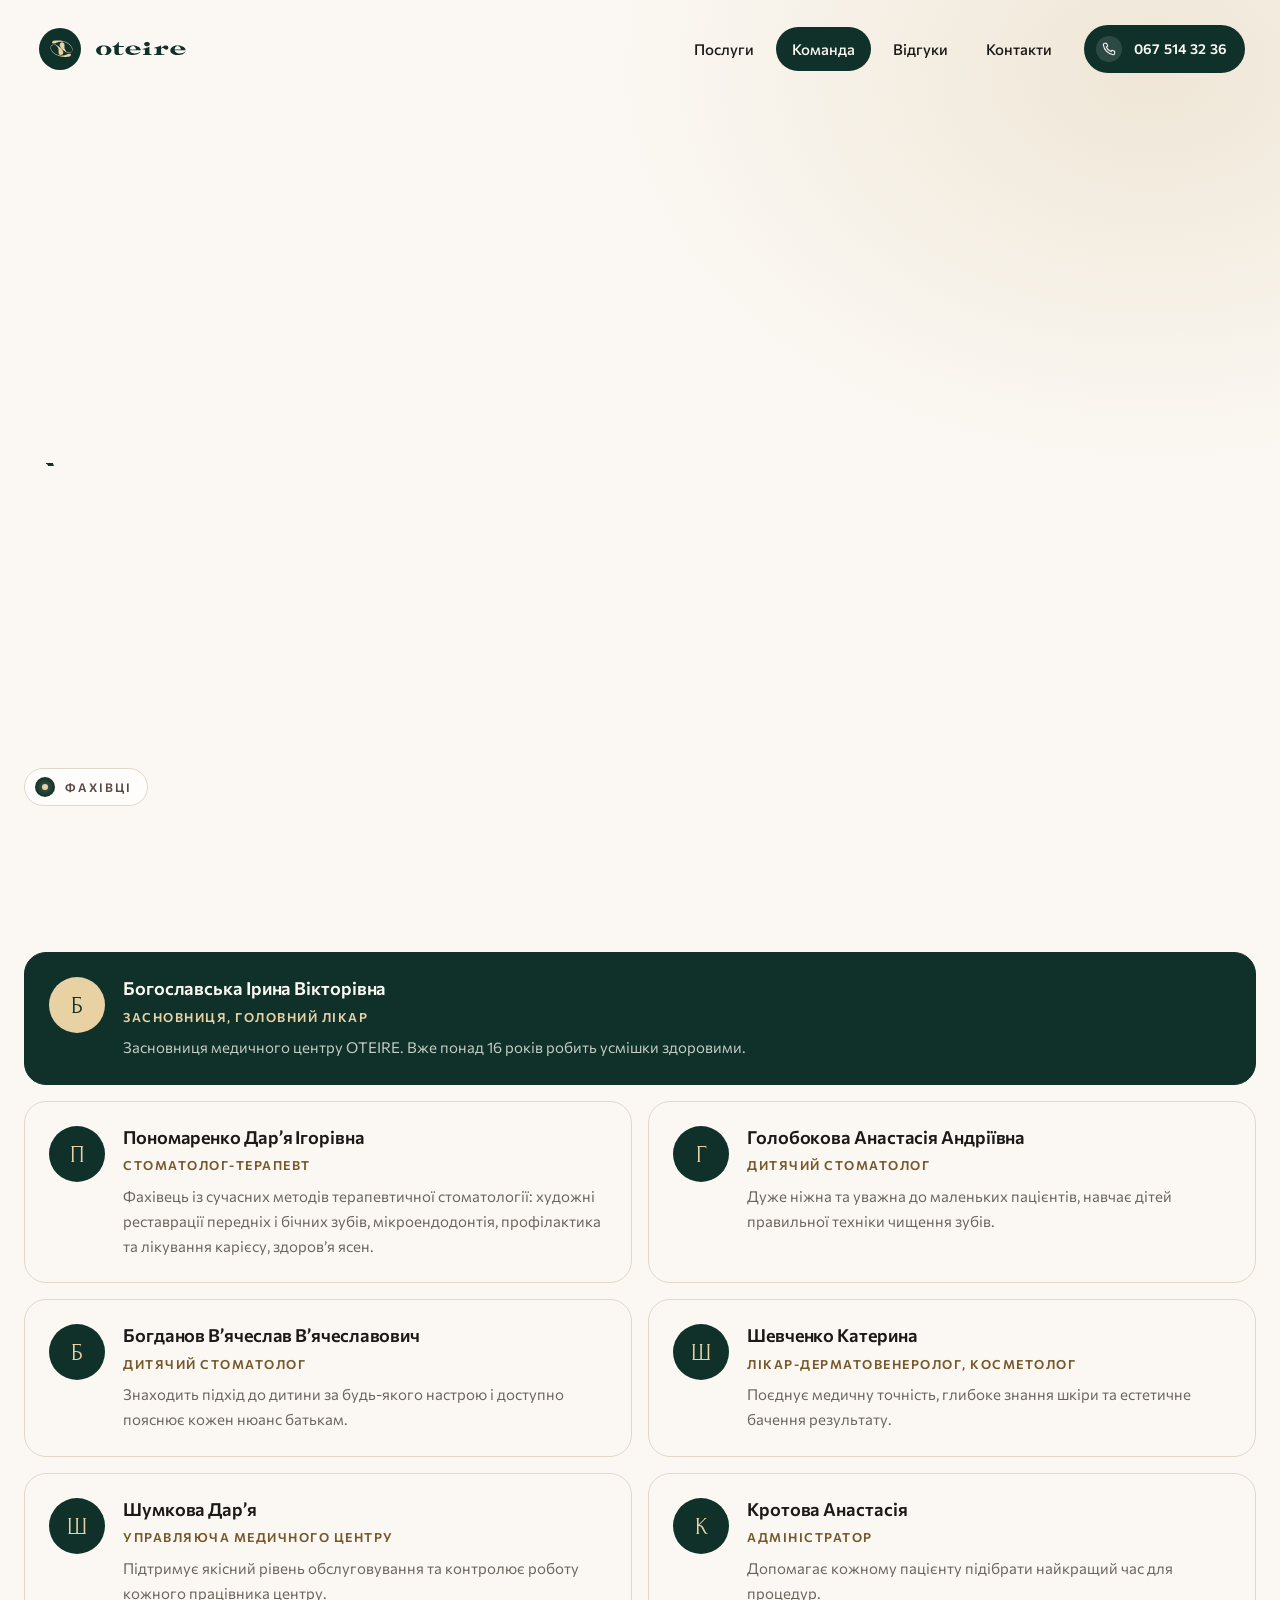
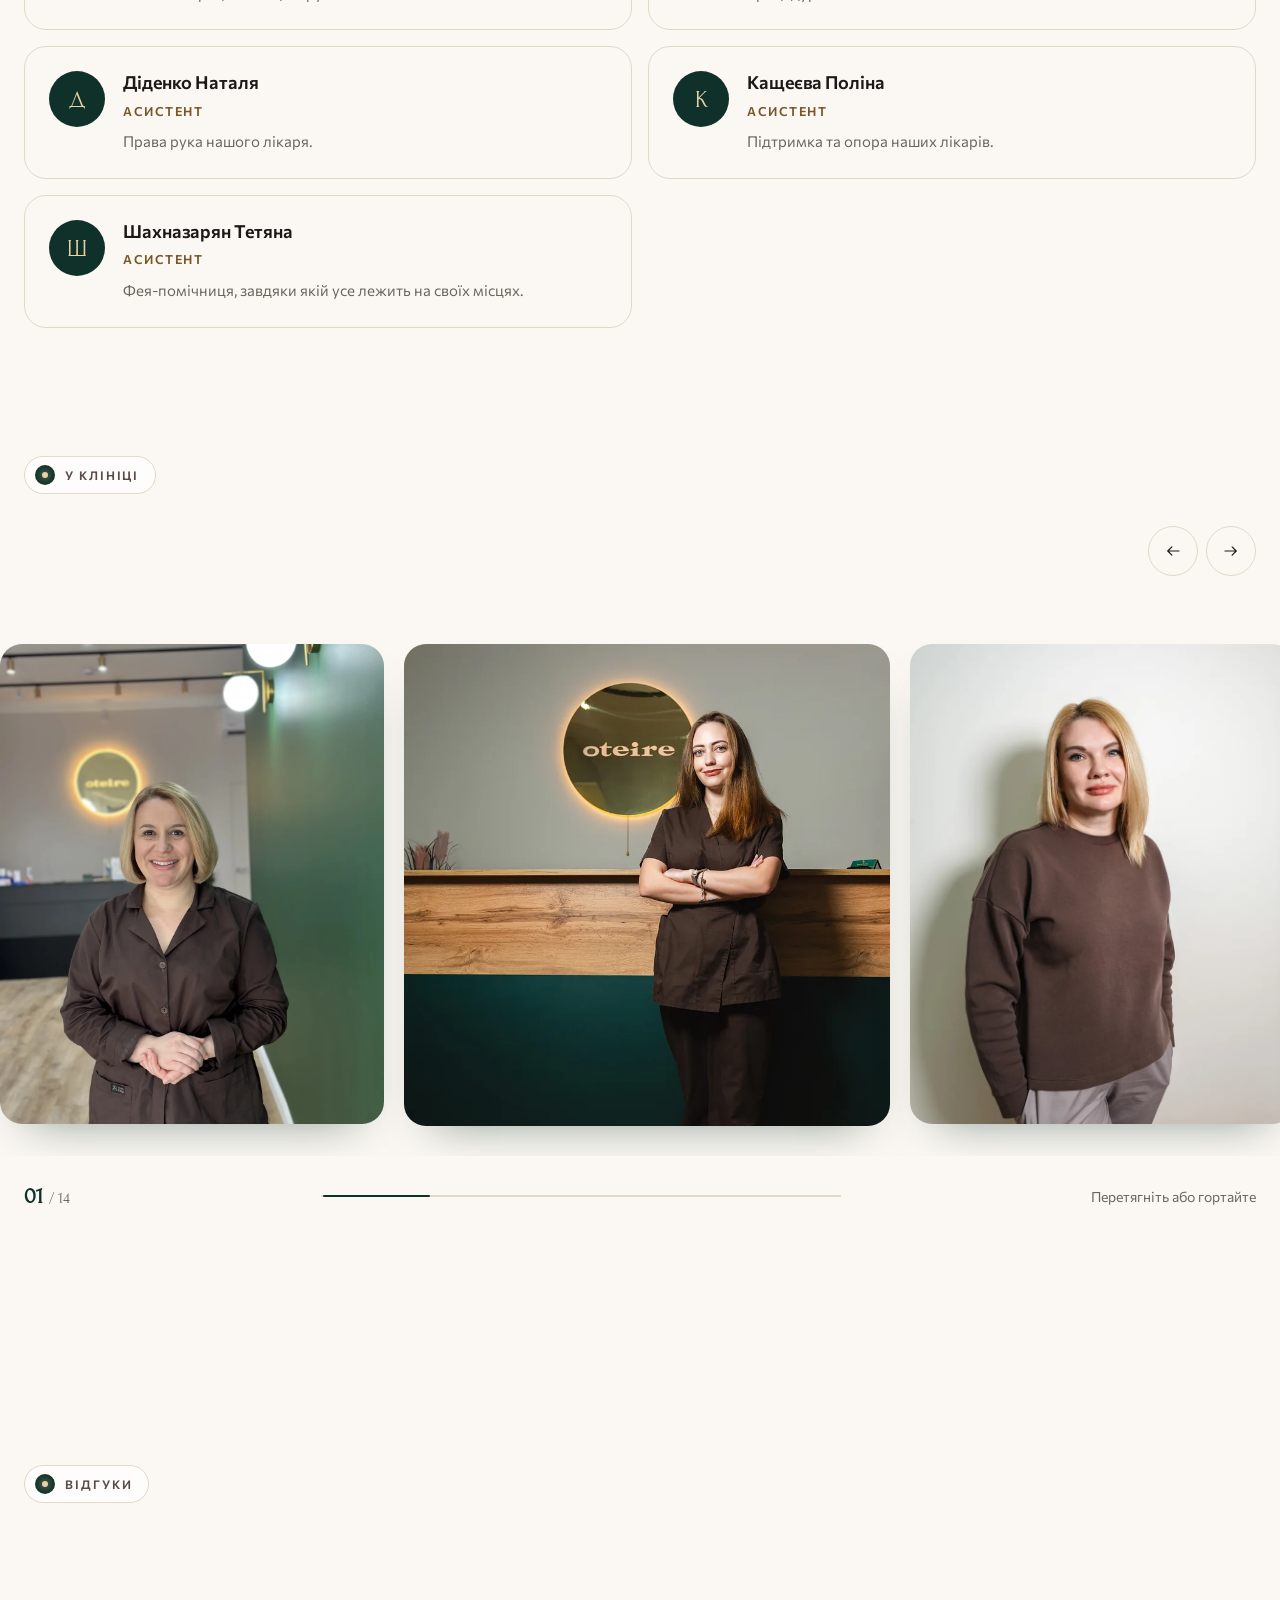
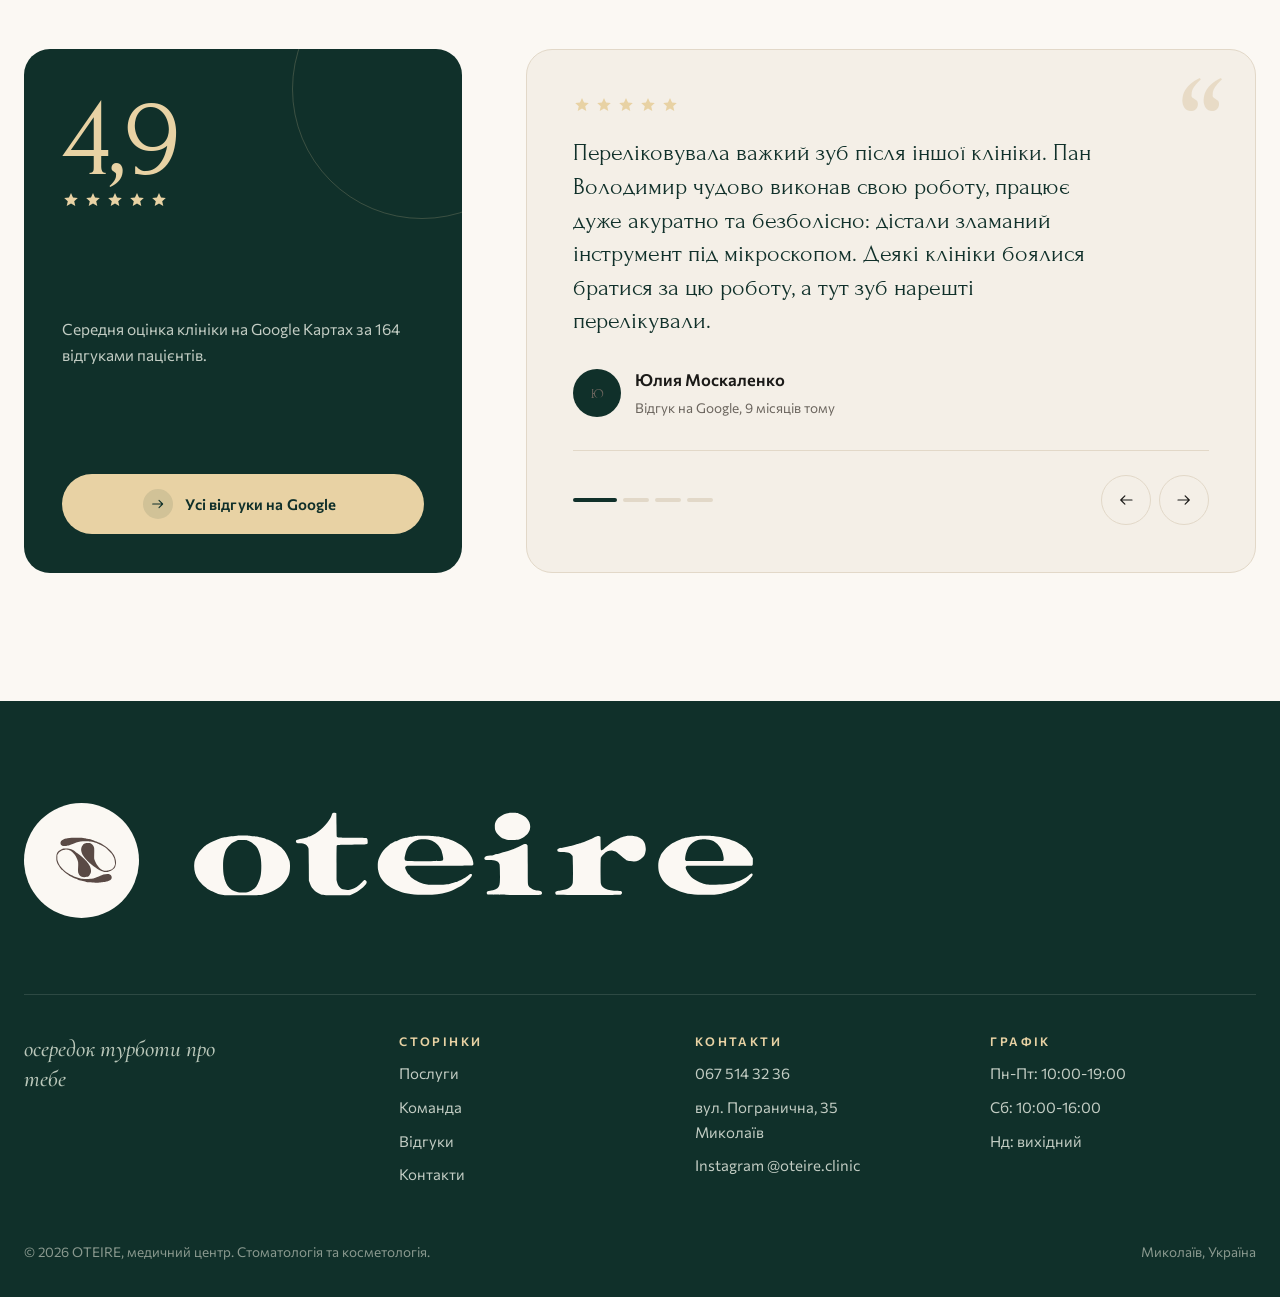
<file: komanda.html>
<!doctype html>
<html lang="uk">
<head>
<meta charset="utf-8">
<meta name="viewport" content="width=device-width, initial-scale=1, viewport-fit=cover">
<meta name="robots" content="noindex, nofollow">
<title>Команда - OTEIRE, медичний центр у Миколаєві</title>
<meta name="description" content="Лікарі, асистенти та адміністратори медичного центру OTEIRE у Миколаєві: стоматологи-терапевти, дитячі стоматологи, косметолог.">
<meta name="theme-color" content="#fbf8f3">
<meta property="og:type" content="website">
<meta property="og:locale" content="uk_UA">
<meta property="og:site_name" content="OTEIRE">
<meta property="og:title" content="Команда - OTEIRE, медичний центр у Миколаєві">
<meta property="og:description" content="Лікарі, асистенти та адміністратори медичного центру OTEIRE у Миколаєві: стоматологи-терапевти, дитячі стоматологи, косметолог.">
<meta property="og:url" content="https://konkos-design.github.io/oteire-clinic/komanda.html">
<meta property="og:image" content="https://konkos-design.github.io/oteire-clinic/img/og-image.jpg">
<meta property="og:image:width" content="1200">
<meta property="og:image:height" content="630">
<meta name="twitter:card" content="summary_large_image">
<meta name="twitter:title" content="Команда - OTEIRE, медичний центр у Миколаєві">
<meta name="twitter:description" content="Лікарі, асистенти та адміністратори медичного центру OTEIRE у Миколаєві: стоматологи-терапевти, дитячі стоматологи, косметолог.">
<meta name="twitter:image" content="https://konkos-design.github.io/oteire-clinic/img/og-image.jpg">
<link rel="icon" href="favicon.ico" sizes="any">
<link rel="icon" href="img/favicon.svg" type="image/svg+xml">
<link rel="apple-touch-icon" href="img/apple-touch-icon.png">
<link rel="preload" href="fonts/forum-cyrillic-400-normal.woff2" as="font" type="font/woff2" crossorigin>
<link rel="preload" href="fonts/commissioner-cyrillic-wght-normal.woff2" as="font" type="font/woff2" crossorigin>
<script>(function(d){if(!matchMedia("(prefers-reduced-motion: reduce)").matches){d.classList.add("js-anim");setTimeout(function(){d.classList.remove("js-anim")},3500)}})(document.documentElement)</script>
<link rel="stylesheet" href="css/style.css">
</head>
<body>
<svg xmlns="http://www.w3.org/2000/svg" width="0" height="0" style="position:absolute" aria-hidden="true"><symbol id="emblem" viewBox="0 0 890 890"><path fill="currentColor" fill-rule="evenodd" d="M 323.5 172.0 C 307.1 173.3, 287.9 175.9, 275 178.5 C 268.6 179.7, 261.4 181.1, 259 181.4 C 241.8 183.9, 209.3 199.9, 200.5 210.1 C 191.0 221.2, 190.3 241.8, 199.0 254.0 C 201.8 257.9, 215.1 266.9, 220.6 268.6 C 229.3 271.2, 243.3 271.3, 259.9 269.0 C 289.6 264.8, 293.7 263.7, 318 253.1 C 342.3 242.5, 360.6 235.0, 378 228.4 C 408.8 216.7, 467.7 209.8, 505.5 213.4 C 515.9 214.4, 529.4 215.5, 535.5 216.0 C 555.4 217.5, 575.2 220.9, 586.0 224.7 C 589.0 225.8, 597.5 228.8, 605 231.4 C 612.4 234.0, 621.8 237.7, 626 239.7 C 630.1 241.6, 636.4 244.2, 640 245.4 C 648.3 248.4, 692.2 270.1, 697.5 273.8 C 699.7 275.4, 707.0 280.2, 713.7 284.5 C 721.0 289.1, 729.8 295.7, 735.2 300.9 C 751.2 315.8, 780.0 345.2, 785.8 352.4 C 796.7 366.0, 807.2 381.5, 809.0 386.5 C 809.9 389.2, 811.9 393.5, 813.3 396 C 814.8 398.4, 816.5 402.0, 817.1 404 C 817.7 405.9, 819.3 409.1, 820.7 411.1 C 822.3 413.5, 823.6 417.8, 824.5 423.6 C 825.3 428.5, 826.4 434.7, 827.0 437.5 C 828.4 444.6, 831.9 474.6, 831.9 480.1 C 831.9 482.9, 831.0 486.8, 829.5 490.2 C 828.1 493.1, 826.5 498.0, 826.0 500.9 C 825.4 504.0, 823.7 508.0, 821.9 510.4 C 820.3 512.6, 817.1 517.2, 814.9 520.6 C 808.8 530.0, 795.5 540.9, 787.6 543.0 C 785.3 543.6, 781.4 545.4, 778.9 547.0 C 774.8 549.6, 765.9 552.7, 751.5 556.5 C 746.4 557.8, 719.6 560.4, 710.5 560.4 C 706.8 560.4, 703.8 559.6, 699.5 557.3 C 696.2 555.6, 691.7 553.7, 689.5 553.0 C 674.5 548.2, 652.6 531.3, 637.3 512.7 C 622.4 494.5, 601.1 457.3, 596.1 440.8 C 595.0 437.1, 593.0 431.9, 591.6 429.3 C 587.4 420.8, 586.5 410.5, 587.5 377.7 C 589.0 326.3, 588.7 299.6, 586.6 291 C 579.9 264.5, 559.7 241.3, 538.4 235.5 C 528.8 232.9, 515.2 232.4, 504.1 234.3 C 498.8 235.2, 491.1 236.4, 487.0 237.0 C 474.3 238.8, 462.5 246.3, 454.5 257.8 C 452.8 260.2, 449.3 265.0, 446.8 268.6 C 436.2 283.3, 431.9 309.1, 436.8 328.5 C 437.9 332.9, 439.3 339.4, 440.0 343 C 441.2 349.8, 448.4 366.8, 452.9 373.5 C 454.4 375.7, 456.6 379.3, 457.8 381.6 C 468.4 402.6, 497.7 436.1, 531 465.5 C 538.4 472.0, 547.4 480.1, 551.0 483.4 C 554.6 486.7, 562.9 493.1, 569.6 497.6 C 576.3 502.1, 585.3 508.4, 589.8 511.6 C 594.2 514.8, 600.4 519.3, 603.6 521.5 C 606.8 523.8, 613.5 528.6, 618.5 532.2 C 623.5 535.8, 629.8 539.9, 632.5 541.2 C 635.2 542.6, 639.2 545.1, 641.3 546.8 C 643.4 548.5, 646.1 550.2, 647.3 550.5 C 648.5 550.9, 651.5 552.7, 654.0 554.5 C 658.6 557.9, 680.7 566.6, 695.4 570.9 C 702.4 573.0, 705.6 573.2, 723.9 573.3 L 744.5 573.5 752 570.2 C 756.1 568.4, 763.1 566.2, 767.5 565.3 C 780.7 562.6, 795.4 553.6, 815.6 535.9 C 828.1 524.9, 834.0 515.3, 836.4 502 C 837.2 497.3, 839.1 489.9, 840.5 485.5 C 851.2 452.4, 833.7 389.0, 804.2 354.3 C 798.6 347.6, 791.0 337.8, 786.5 331.3 C 783.3 326.7, 770.9 314.9, 751.1 297.5 C 747.6 294.5, 741.9 290.2, 738.6 288.0 C 729.5 282.1, 721.4 276.1, 714.8 270.2 C 711.5 267.3, 706.6 263.8, 703.8 262.4 C 699.1 260.0, 693.2 256.3, 682.5 249 C 676.0 244.6, 648.0 230.3, 642 228.4 C 638.9 227.4, 634.8 225.5, 632.8 224.2 C 630.7 222.9, 622.6 219.4, 614.8 216.4 C 606.9 213.5, 595.5 209.0, 589.5 206.6 C 572.7 199.8, 545.2 191.5, 528 188.0 C 519.4 186.3, 510.0 184.2, 507 183.5 C 503.9 182.7, 497 181.4, 491.5 180.5 C 486 179.6, 478.3 178.3, 474.5 177.5 C 462.7 175.2, 454.0 174.0, 441.3 173.0 C 424.9 171.7, 337.1 171.0, 323.5 172.0 M 228.5 299.1 C 216.3 301.9, 195.6 311.3, 187 317.9 C 185.0 319.4, 181.4 321.8, 179 323.2 C 171.1 327.8, 155.4 346.4, 152.4 354.7 C 151.5 357.3, 149.5 362.4, 148.1 366 C 143.9 376.8, 143.0 437.5, 146.9 444.9 C 147.4 445.8, 149.0 450.8, 150.4 456.0 C 153.6 467.4, 161.0 483.0, 169.4 496 C 172.8 501.2, 177.8 509.1, 180.4 513.5 C 183.1 517.9, 188.3 524.6, 192.0 528.5 C 195.7 532.3, 200.1 537.5, 201.8 540.1 C 203.5 542.6, 208.5 547.8, 213.0 551.6 C 217.4 555.4, 224.8 561.8, 229.3 566 C 240.7 576.4, 253.3 586.9, 257.2 589.2 C 259.0 590.3, 262.5 593.0, 265.0 595.3 C 267.5 597.6, 270.9 600.2, 272.5 601.1 C 274.1 602.0, 281.5 606.7, 289 611.5 C 302.4 620.2, 329.5 634.7, 336.7 637.0 C 338.7 637.7, 342.3 639.3, 344.5 640.6 C 346.7 641.8, 351.6 644.2, 355.5 645.8 C 359.3 647.4, 367.6 651.1, 374 654.0 C 380.3 656.8, 388.9 660.2, 393.0 661.5 C 397.2 662.7, 402.5 664.7, 404.9 665.9 C 407.2 667.1, 412.8 668.8, 417.3 669.6 C 421.8 670.5, 428.7 672.4, 432.6 674.0 C 440.7 677.2, 468.7 684.2, 480.5 685.9 C 484.9 686.6, 492.5 688.2, 497.5 689.5 C 509.1 692.6, 516.4 693.6, 538.5 694.9 C 548.4 695.6, 559.4 696.5, 563 697.1 C 575.8 699.1, 642.5 698.4, 659.8 696.0 C 668.3 694.9, 678.9 694, 683.4 694 C 696.5 694, 712.8 692.0, 721.1 689.3 C 725.3 688.0, 731.4 686.5, 734.6 685.9 C 741.0 684.8, 746.0 682.8, 765.5 673.4 C 787.1 663.0, 795.1 649.8, 791.9 629.9 C 789.2 613.2, 782.2 605.4, 765.0 599.8 C 755.8 596.9, 755.0 596.8, 744 597.4 C 708.8 599.4, 678.3 607.2, 659.0 619.0 C 656.5 620.5, 651.3 623.0, 647.5 624.4 C 643.6 625.9, 637.1 628.6, 633 630.5 C 620.6 636.1, 610.9 639.6, 602.5 641.4 C 598.1 642.4, 590.4 644.4, 585.4 646.0 C 576.2 648.8, 572.8 649.4, 546.5 652.9 C 507.4 658.0, 474.8 658.3, 449.5 653.6 C 442.3 652.3, 431.7 650.4, 426 649.4 C 414.1 647.5, 400.7 643.6, 387.5 638.3 C 382.5 636.3, 375.1 633.4, 371 631.9 C 353.5 625.7, 348.0 623.5, 341 620.0 C 336.8 617.9, 329.4 614.5, 324.5 612.4 C 319.5 610.3, 311 605.9, 305.5 602.6 C 300 599.4, 293.2 595.6, 290.5 594.2 C 278.5 588.2, 245.6 564.5, 238.1 556.6 C 235.5 553.9, 229.8 548.0, 225.3 543.6 C 217.3 535.5, 213.3 531.1, 201.2 516.8 C 176.1 487.0, 171.9 479.6, 161.1 445 C 156.6 430.7, 156 424.5, 156 397.8 L 156 373.2 159.4 368.7 C 161.3 366.2, 164.0 361.7, 165.3 358.8 C 172.5 342.4, 204.3 319.9, 225.0 316.5 C 229.7 315.7, 237.7 314.1, 242.9 313.0 C 254.8 310.4, 265.1 310.4, 277.5 313 C 282.8 314.1, 288.2 315, 289.4 315 C 297.3 315, 316.2 325.6, 331.2 338.5 C 338.1 344.5, 343.3 350.6, 355.5 366.8 C 377.7 396.4, 390.6 422.1, 398.4 452.5 C 400.7 461.6, 401.3 492.2, 399.5 516.4 C 396.5 558.7, 398.0 577.1, 405.9 594.2 C 412.4 608.2, 424.3 622.0, 433.4 626.0 C 455.0 635.6, 476.1 637.0, 501.6 630.6 C 520.0 625.9, 520.7 625.6, 530.3 613.6 C 548.6 590.9, 553.7 571.6, 549.0 543.7 C 547.6 535.8, 545.6 527.8, 543.9 524 C 542.4 520.4, 540.6 515.4, 539.9 513 C 539.3 510.5, 538.4 508.0, 538.0 507.5 C 537.5 506.9, 535.2 502.6, 532.7 498 C 523.5 480.2, 521.2 476.9, 495.5 444.8 C 483.1 429.3, 436.5 386.4, 418.5 373.8 C 414.6 371.1, 407.4 365.8, 402.5 361.9 C 397.5 358.0, 390.8 353.1, 387.5 351.0 C 384.2 348.9, 377.9 344.4, 373.5 341.0 C 351.0 323.6, 336.8 315.1, 319.1 308.3 C 304.3 302.6, 301.5 301.9, 290.7 301.0 C 284.5 300.4, 277.7 299.5, 275.5 299.0 C 270.5 297.8, 233.9 297.8, 228.5 299.1"/></symbol><symbol id="wordmark" viewBox="0 0 3024 528"><path fill="currentColor" fill-rule="evenodd" d="M 796 25.7 C 792.8 27.3, 792.2 28.3, 788.9 38 C 779.8 65.5, 741.8 107.8, 708 128.2 C 697.3 134.6, 679.1 144, 677.3 144 C 676.5 144, 672.3 145.3, 668.1 147.0 C 663.9 148.7, 655.3 151.2, 649.0 152.5 C 614.8 159.6, 610.5 161.1, 609.5 165.9 C 607.7 173.9, 614.0 177.9, 628 178.0 C 653.8 178.0, 668.0 186.4, 672.8 204.5 C 673.5 207.1, 674.0 235.9, 674.3 287.5 L 674.7 366.5 679.5 379.4 C 684.7 393.9, 686.0 396.2, 694.9 407.2 C 703.5 417.9, 712.5 425.1, 725.5 431.5 C 744.0 440.7, 741.3 440.4, 813 440.3 C 874.4 440.3, 875.6 440.2, 884.5 438.0 C 913.1 430.8, 964.2 391.6, 966.0 375.5 C 966.4 371.6, 965.9 370.3, 962.8 367.1 C 957.0 361.2, 953.7 362.3, 943.8 373.1 C 924.6 394.0, 906.4 405.7, 885.7 410.3 C 871.7 413.5, 865.5 413.6, 853.0 410.9 C 840.4 408.3, 835.6 405.6, 829.2 397.8 C 822.6 389.7, 819.6 383.6, 816.5 372.4 L 814.0 363.5 814.0 278.3 C 814.0 226.7, 814.3 192.1, 814.9 190.6 C 816.9 185.4, 815.3 185.5, 891.5 185 C 977.2 184.3, 971 185.6, 971 168.7 C 971 158.7, 969.8 154.7, 966.1 152.3 C 963.6 150.6, 959.0 150.4, 893.5 150 C 820.3 149.4, 820.5 149.4, 816.5 145.0 C 814.5 142.8, 814.4 140.9, 813.9 85.1 C 813.6 53.4, 813.3 27.3, 813.2 27.1 C 810.9 24.1, 800.8 23.3, 796 25.7 M 1683.6 25.0 C 1648.7 30.4, 1619.7 51.6, 1613.3 76.3 C 1611.7 82.3, 1611.6 101.5, 1613.0 107.8 C 1617.1 125.5, 1636.6 146.2, 1658 155.3 C 1672.0 161.2, 1680.7 162.4, 1706.6 161.7 C 1729.3 161.0, 1732.0 160.5, 1744.9 154.3 C 1767.7 143.4, 1785.2 124.7, 1788.8 107.2 C 1796.2 71.9, 1775.3 42.0, 1734 28.4 C 1722.8 24.7, 1722.0 24.6, 1706 24.4 C 1696.9 24.2, 1686.8 24.5, 1683.6 25.0 M 313.5 139.6 C 281.7 142.3, 265.9 144.4, 251 147.9 C 241.9 150.1, 232.9 152.1, 231 152.5 C 229.0 152.9, 224.3 154.5, 220.5 156.0 C 216.6 157.6, 206.9 161.4, 199 164.5 C 191.0 167.6, 181.8 171.8, 178.5 173.8 C 153.6 188.6, 153.6 188.6, 138.7 202.3 C 122.3 217.3, 113.4 230.7, 103.5 254.9 C 98.6 266.9, 98.3 268.0, 97.0 281 C 94.2 308.3, 101.0 336.4, 116.4 360.4 C 122.3 369.7, 138.9 387.9, 147.4 394.5 C 151.7 397.8, 157.1 402.1, 159.5 404.1 C 167.7 411.0, 211.6 432.2, 223 434.8 C 229.9 436.4, 243.8 438.7, 250.5 439.5 C 261.3 440.7, 423.6 440.3, 432.5 439.0 C 451.1 436.3, 483.0 425.0, 500.6 414.9 C 537.0 394.1, 559.8 369.6, 573.3 337.3 C 579.9 321.5, 581.7 282.6, 576.7 266.5 C 564.5 227.9, 547.0 204.4, 514 182.6 C 503.7 175.8, 475.3 161.8, 467 159.4 C 465.6 159.0, 461.3 157.4, 457.5 155.7 C 453.7 154.1, 445.4 151.7, 439.0 150.4 C 432.7 149.1, 425.0 147.3, 422 146.5 C 418.9 145.6, 408.1 144.0, 398 142.9 C 387.8 141.8, 375.6 140.5, 371 139.9 C 363.2 139.0, 322.9 138.8, 313.5 139.6 M 1221 140.4 C 1216.3 141.2, 1206.2 142.6, 1198.5 143.5 C 1190.8 144.4, 1180.9 146.0, 1176.5 147.1 C 1172.1 148.2, 1164 150.0, 1158.5 150.9 C 1148.9 152.6, 1139.5 156.0, 1120.9 164.5 C 1116.8 166.4, 1112.7 168.0, 1111.9 168.0 C 1109.5 168.0, 1088.8 178.9, 1083.5 183.0 C 1068.7 194.3, 1050.9 212.5, 1042.0 225.4 C 1034.8 235.8, 1025.6 257.2, 1023.5 268.2 C 1021.5 278.8, 1021.4 303.0, 1023.4 311.5 C 1024.1 314.8, 1025.7 321.7, 1026.8 326.9 C 1033.0 354.4, 1059.6 385.8, 1090.5 402.2 C 1097.1 405.7, 1104.0 409.2, 1106 409.9 C 1107.9 410.6, 1112.8 412.7, 1117 414.5 C 1152.4 430.3, 1184.7 436.0, 1246.5 437.5 C 1299.3 438.8, 1332.5 435.4, 1371.5 424.5 C 1391.9 418.8, 1438.9 396.0, 1452.2 385.3 C 1485.3 358.8, 1501.3 339.9, 1495.6 334.2 C 1492.2 330.8, 1485.0 333.1, 1479 339.5 C 1470.9 347.9, 1439.6 365.6, 1424.9 370.0 C 1420.8 371.2, 1416.2 372.8, 1414.7 373.6 C 1412.2 374.9, 1399.2 378.5, 1383 382.5 C 1366.2 386.6, 1292.3 388.5, 1270.6 385.3 C 1259.9 383.8, 1256.9 383.0, 1241.3 377.6 C 1222.5 371.1, 1192.6 353.3, 1186.0 344.7 C 1184.7 342.9, 1181.7 339.4, 1179.5 337 C 1171.1 327.8, 1160 306.4, 1160 299.4 C 1160 296.2, 1164.1 292.0, 1167.2 291.9 C 1168.4 291.9, 1242.8 291.7, 1332.5 291.5 C 1422.1 291.3, 1496.4 290.8, 1497.5 290.4 C 1504.2 287.9, 1504.9 284.8, 1502.4 270.5 C 1497.6 242.5, 1473.3 208.6, 1443.4 187.7 C 1428.3 177.2, 1402.3 164.4, 1384 158.5 C 1380.9 157.5, 1377.1 156.0, 1375.5 155.2 C 1373.9 154.4, 1366.5 152.4, 1359.0 150.9 C 1351.6 149.3, 1343.1 147.4, 1340.3 146.6 C 1337.5 145.8, 1329.8 144.6, 1323.3 144.0 C 1316.8 143.3, 1306.7 142.1, 1301 141.3 C 1286.0 139.1, 1232.6 138.5, 1221 140.4 M 2629.5 141.0 C 2610.5 143.5, 2593.1 146.3, 2581 148.8 C 2575.7 149.9, 2568.8 151.3, 2565.5 152.0 C 2562.2 152.6, 2557.5 154.1, 2555.0 155.4 C 2552.5 156.6, 2548.0 158.5, 2545 159.5 C 2536.2 162.3, 2508.2 176.1, 2499 182.1 C 2479.0 195.1, 2451.0 226.9, 2446.6 241.6 C 2445.8 244.3, 2444.0 248.9, 2442.5 251.8 C 2433.6 269.4, 2433.4 311.0, 2442.1 332.5 C 2448.4 347.7, 2450.5 351.8, 2456.0 360.0 C 2466.1 374.7, 2490.8 397.1, 2501.8 401.5 C 2505.4 402.9, 2508.9 404.5, 2509.5 405.0 C 2511.4 406.5, 2530.7 414.8, 2546 420.6 C 2579.1 433.2, 2612.8 437.4, 2681 437.4 C 2720.7 437.4, 2740.8 435.4, 2762 429.5 C 2766.6 428.2, 2772.9 426.6, 2776 425.9 C 2794.5 421.7, 2824.3 410.7, 2836 403.6 C 2863.0 387.2, 2864.6 386.1, 2878.3 375.6 C 2890.8 366.1, 2910.4 344.0, 2911.4 338.2 C 2912.2 333.9, 2909.9 330, 2906.5 330 C 2904.2 330, 2901.9 331.6, 2886.6 344 C 2876.4 352.2, 2848.9 366.9, 2838.9 369.5 C 2835.3 370.4, 2829.9 372.2, 2826.7 373.5 C 2802.3 383.4, 2767.6 387.5, 2714 386.7 C 2681.6 386.2, 2675.3 385.4, 2657.5 378.9 C 2620.6 365.6, 2595.7 346.5, 2581.8 320.8 C 2572.9 304.6, 2571.8 297.6, 2577.2 293.6 L 2580.0 291.5 2744.0 291.5 L 2907.9 291.5 2910.2 289.2 C 2912.4 287.0, 2912.5 286.2, 2912.5 270.1 L 2912.5 253.4 2907.0 243.9 C 2895.4 223.6, 2880.8 205.4, 2869.5 197.2 C 2866.7 195.2, 2860.2 190.4, 2855.0 186.5 C 2845.1 179.2, 2829.1 170.5, 2818 166.3 C 2801.4 160.0, 2784.6 154.6, 2775 152.3 C 2769.2 151.0, 2760.4 148.8, 2755.5 147.5 C 2747.4 145.3, 2736.6 143.6, 2712.5 140.8 C 2694.9 138.8, 2645.6 138.9, 2629.5 141.0 M 2270.5 141.9 C 2253.5 144.9, 2244.5 148.7, 2211.7 167.0 C 2200.5 173.2, 2169.0 197.7, 2161 206.4 C 2158.3 209.3, 2152.0 213, 2149.6 213 C 2145.8 213, 2145.5 210.6, 2145 177.9 L 2144.5 146.1 2142.0 143.5 C 2137.2 138.4, 2127.9 140.3, 2107.8 150.8 C 2101.4 154.2, 2093.7 157.8, 2090.8 159.0 C 2087.9 160.1, 2082.5 162.4, 2079 164.0 C 2068.1 168.8, 2054.5 173.8, 2046.2 176.0 C 2038.8 177.9, 2032.9 179.7, 2008.5 187.4 C 2002.4 189.3, 1995.7 191.1, 1993.5 191.5 C 1991.3 191.9, 1983.6 193.7, 1976.5 195.5 C 1969.3 197.4, 1959 199.4, 1953.5 200.0 C 1933.0 202.2, 1927 205.2, 1927 213.3 C 1927 220.3, 1932.6 222.7, 1946.7 221.6 C 1957.4 220.7, 1975.4 222.4, 1984.4 225.1 C 1992.5 227.5, 2001.5 235.5, 2003.9 242.5 C 2005.8 247.9, 2006.7 368.3, 2004.9 377.4 C 2002.3 390.6, 1995.5 399.0, 1981.3 406.3 C 1973.0 410.6, 1950.6 416.0, 1937.9 416.8 C 1921.0 417.9, 1916.8 420.3, 1916.8 428.5 C 1916.8 432.1, 1919.2 436.4, 1921.7 437.4 C 1924.8 438.6, 2241.2 438.2, 2245.7 437.0 C 2255.3 434.4, 2255.8 422.1, 2246.5 418.5 C 2245.4 418.1, 2235.0 417.3, 2223.5 416.9 C 2194.1 415.8, 2181.3 412.8, 2163.1 402.7 C 2152.3 396.7, 2149.2 392.6, 2146.5 380.8 C 2144.4 371.5, 2144.2 259.3, 2146.3 251.3 C 2148.5 242.6, 2170.0 221.0, 2179.8 217.5 C 2187.1 214.9, 2199.1 213.8, 2206.4 214.9 C 2220.3 217.2, 2227.7 221.8, 2249.3 241.9 C 2260.4 252.2, 2273.5 262.5, 2277.5 264.0 C 2279.0 264.5, 2286.5 266.2, 2294.3 267.6 C 2322.1 272.7, 2337.7 268.2, 2356.6 249.5 C 2365.1 241.1, 2367.0 237.5, 2370.5 223.8 C 2372.8 214.7, 2373.1 212.1, 2372.6 203 C 2371.2 176.2, 2362.4 161.0, 2341.8 149.7 C 2331.7 144.3, 2330.8 144.0, 2317.4 142.0 C 2300.4 139.5, 2284.1 139.5, 2270.5 141.9 M 1241 158.0 C 1227.9 159.4, 1223.3 160.6, 1212.5 165.6 C 1184.9 178.3, 1169.8 198.0, 1161.0 232.8 C 1155.5 254.7, 1155.7 262.0, 1162.3 266.0 C 1167.0 268.9, 1340.2 269.1, 1345.9 266.2 C 1353.1 262.6, 1353.5 257.4, 1348.3 234.6 C 1344.1 215.6, 1342.4 211.2, 1335.3 200.4 C 1324.1 183.3, 1316.2 175.8, 1300 167.2 C 1288.2 161.0, 1285.2 160.4, 1254 157.5 C 1251.5 157.3, 1245.6 157.5, 1241 158.0 M 2650 158.5 C 2636.5 160.2, 2634.2 160.9, 2622.9 166.9 C 2602.2 177.8, 2590.0 191.0, 2581.3 211.4 C 2576.4 223.2, 2572.2 240.3, 2571.3 253.0 C 2570.7 260.4, 2570.8 260.7, 2573.7 264.0 L 2576.8 267.5 2669.0 267.5 L 2761.1 267.5 2763.5 264.6 C 2767.1 260.5, 2766.2 250.5, 2760.0 226 C 2751.5 192.0, 2721.8 163.4, 2691.5 160.1 C 2671.1 157.8, 2663.0 157.0, 2661.8 157.1 C 2661.0 157.1, 2655.7 157.8, 2650 158.5 M 320 161.6 C 318.6 161.9, 311.8 164.3, 305 167.1 C 289.1 173.4, 280.7 179.6, 268.7 194.0 C 258.6 206.1, 253.8 215.0, 250.5 228.1 C 249.2 233.2, 247.2 241.1, 246.0 245.5 C 240.4 266.1, 241.0 322.8, 247.0 345.5 C 248.6 351.5, 249.9 357.3, 249.9 358.3 C 249.9 359.4, 251.5 363.6, 253.3 367.8 C 255.1 372.0, 257.4 377.6, 258.4 380.2 C 264.3 396.4, 281.2 412.1, 301.0 419.9 C 317.2 426.3, 326.4 427.5, 348.8 425.9 C 363.9 424.8, 364.7 424.7, 375.0 420.3 C 396.9 411.1, 407.9 401.1, 417.5 381.5 C 430.5 354.9, 433.9 339.6, 434.7 304.2 C 435.4 270.8, 433.0 248.4, 426.8 230 C 419.4 208.3, 414.0 198.8, 403.0 187.9 C 392.4 177.4, 382.8 170.3, 376.5 168.4 C 374.3 167.7, 369.5 165.9, 366 164.4 C 359.7 161.7, 358.8 161.6, 341 161.3 C 330.8 161.2, 321.3 161.3, 320 161.6 M 1758 182.6 C 1755.5 183.4, 1753.0 184.5, 1752.4 185.0 C 1750.2 186.8, 1726.3 198.3, 1721.1 200.1 C 1718.1 201.1, 1714.0 202.9, 1712.0 204.1 C 1706.5 207.3, 1667.0 220.5, 1653.5 223.6 C 1649.6 224.5, 1643.1 226.5, 1638.9 228.0 C 1634.7 229.5, 1627.5 231.5, 1622.8 232.4 C 1618.1 233.2, 1611.0 235.1, 1606.9 236.5 C 1602.3 238.1, 1595.3 239.4, 1588.5 240.0 C 1572.3 241.5, 1566.1 243.3, 1562.2 247.4 C 1557.4 252.5, 1558.1 257.4, 1563.9 260.4 C 1566.2 261.6, 1570.6 262, 1583.4 262 C 1615.0 262, 1630.7 268.4, 1635.6 283.2 C 1637.7 289.5, 1638.8 355.8, 1637.1 375.6 C 1635.6 393.8, 1630.0 402.9, 1616.2 409.8 C 1610.0 412.9, 1594.4 417, 1588.6 417 C 1577.4 417, 1571 420.9, 1571 427.7 C 1571 432.2, 1572.3 434.6, 1576.2 436.6 C 1580.6 438.9, 1836.7 439.4, 1843.2 437.1 C 1850.2 434.6, 1852.1 427.7, 1847.4 422.1 C 1844.3 418.3, 1840.9 417.2, 1829 416.0 C 1823.7 415.4, 1818.1 414.6, 1816.5 414.1 C 1800.2 409.2, 1786.3 400.5, 1782.3 392.7 C 1778.2 384.5, 1778.1 381.2, 1777.9 285.3 C 1777.9 232.0, 1777.4 190.9, 1776.9 188.9 C 1775.1 181.8, 1767.3 179.2, 1758 182.6"/></symbol></svg>
<header class="hdr">
  <div class="hdr__in">
    <a class="brand" href="index.html" aria-label="OTEIRE, на головну"><span class="brand__mark"><svg class="" aria-hidden="true"><use href="#emblem"/></svg></span><svg class="brand__word" viewBox="0 0 3024 528" aria-hidden="true"><use href="#wordmark"/></svg></a>
    <nav class="nav" aria-label="Головне меню">
      <a href="poslugy.html">Послуги</a><a href="komanda.html" aria-current="page">Команда</a><a href="index.html#vidguky">Відгуки</a><a href="kontakty.html">Контакти</a>
      <a class="btn" href="tel:+380675143236"><span class="bi"><svg viewBox="0 0 24 24" fill="none" stroke="currentColor" stroke-width="1.6" stroke-linecap="round" stroke-linejoin="round"><path d="M5.5 3.5h3l1.6 4.2-2 1.3a11 11 0 0 0 6.9 6.9l1.3-2 4.2 1.6v3a2 2 0 0 1-2.2 2A17.5 17.5 0 0 1 3.5 5.7a2 2 0 0 1 2-2.2Z"/></svg></span><span>067 514 32 36</span></a>
      <button class="burger" aria-label="Меню" aria-expanded="false"><span></span><span></span></button>
    </nav>
  </div>
</header>
<nav class="mmenu" aria-label="Мобільне меню">
  <a class="mlink" href="index.html"><small>01</small>Головна</a><a class="mlink" href="poslugy.html"><small>02</small>Послуги</a><a class="mlink" href="komanda.html"><small>03</small>Команда</a><a class="mlink" href="index.html#vidguky"><small>04</small>Відгуки</a><a class="mlink" href="kontakty.html"><small>05</small>Контакти</a>
  <div class="mmenu__foot">
    <p>вул. Погранична, 35, Миколаїв</p>
    <a class="btn btn--gold" href="tel:+380675143236"><span class="bi"><svg viewBox="0 0 24 24" fill="none" stroke="currentColor" stroke-width="1.6" stroke-linecap="round" stroke-linejoin="round"><path d="M5.5 3.5h3l1.6 4.2-2 1.3a11 11 0 0 0 6.9 6.9l1.3-2 4.2 1.6v3a2 2 0 0 1-2.2 2A17.5 17.5 0 0 1 3.5 5.7a2 2 0 0 1 2-2.2Z"/></svg></span><span>Зателефонувати</span></a>
    <a class="btn btn--line" style="--fg:var(--ivory);border-color:rgba(251,248,243,.3)" href="https://www.instagram.com/oteire.clinic/" target="_blank" rel="noopener"><span class="bi"><svg viewBox="0 0 24 24" fill="none" stroke="currentColor" stroke-width="1.6"><rect x="3.5" y="3.5" width="17" height="17" rx="5"/><circle cx="12" cy="12" r="4"/><circle cx="17.2" cy="6.8" r=".9" fill="currentColor" stroke="none"/></svg></span><span>Instagram</span></a>
  </div>
</nav>
<main><section class="page-hero">
  <div class="page-hero__in">
    <div>
      <div class="crumbs rv0"><a href="index.html">Головна</a><span>/</span><span>Команда</span></div>
      <h1><span class="ln"><span>Люди, які</span></span><span class="ln"><span><span class="em">дбають про вас</span></span></span></h1>
      <p class="lead rv0">Стоматологи, косметолог, асистенти та адміністратори. Команда, яку пацієнти згадують у відгуках поіменно.</p>
    </div>
    <div class="page-hero__img rv0"><img src="img/founder.webp" alt="Ірина Вікторівна Богославська" data-par="8" style="height:112%"></div>
  </div>
</section><section class="sec" style="padding-top:clamp(40px,5vw,70px)">
  <div class="wrap">
    <div class="head"><div class="head__t"><span class="tag rv"><i></i>Фахівці</span><h2 class="h2 split">Наша <span class="em">команда</span></h2></div></div>
    <div class="roster"><div class="person rv lead-p"><span class="ava">Б</span><div><h3>Богославська Ірина Вікторівна</h3><span class="role">Засновниця, головний лікар</span><p>Засновниця медичного центру OTEIRE. Вже понад 16 років робить усмішки здоровими.</p></div></div><div class="person rv"><span class="ava">П</span><div><h3>Пономаренко Дар’я Ігорівна</h3><span class="role">Стоматолог-терапевт</span><p>Фахівець із сучасних методів терапевтичної стоматології: художні реставрації передніх і бічних зубів, мікроендодонтія, профілактика та лікування карієсу, здоров’я ясен.</p></div></div><div class="person rv"><span class="ava">Г</span><div><h3>Голобокова Анастасія Андріївна</h3><span class="role">Дитячий стоматолог</span><p>Дуже ніжна та уважна до маленьких пацієнтів, навчає дітей правильної техніки чищення зубів.</p></div></div><div class="person rv"><span class="ava">Б</span><div><h3>Богданов В’ячеслав В’ячеславович</h3><span class="role">Дитячий стоматолог</span><p>Знаходить підхід до дитини за будь-якого настрою і доступно пояснює кожен нюанс батькам.</p></div></div><div class="person rv"><span class="ava">Ш</span><div><h3>Шевченко Катерина</h3><span class="role">Лікар-дерматовенеролог, косметолог</span><p>Поєднує медичну точність, глибоке знання шкіри та естетичне бачення результату.</p></div></div><div class="person rv"><span class="ava">Ш</span><div><h3>Шумкова Дар’я</h3><span class="role">Управляюча медичного центру</span><p>Підтримує якісний рівень обслуговування та контролює роботу кожного працівника центру.</p></div></div><div class="person rv"><span class="ava">К</span><div><h3>Кротова Анастасія</h3><span class="role">Адміністратор</span><p>Допомагає кожному пацієнту підібрати найкращий час для процедур.</p></div></div><div class="person rv"><span class="ava">Д</span><div><h3>Діденко Наталя</h3><span class="role">Асистент</span><p>Права рука нашого лікаря.</p></div></div><div class="person rv"><span class="ava">К</span><div><h3>Кащеєва Поліна</h3><span class="role">Асистент</span><p>Підтримка та опора наших лікарів.</p></div></div><div class="person rv"><span class="ava">Ш</span><div><h3>Шахназарян Тетяна</h3><span class="role">Асистент</span><p>Фея-помічниця, завдяки якій усе лежить на своїх місцях.</p></div></div></div>
  </div>
</section>
<section class="sec tour" style="padding-top:0">
  <div class="wrap"><div class="head"><div class="head__t"><span class="tag rv"><i></i>У клініці</span><h2 class="h2 split">Обличчя <span class="em">OTEIRE</span></h2></div><div class="arrows rv"><button aria-label="Назад" data-tprev><svg viewBox="0 0 24 24" fill="none" stroke="currentColor" stroke-width="1.6" stroke-linecap="round" stroke-linejoin="round"><path d="M4 12h15M13.5 6.5 19 12l-5.5 5.5"/></svg></button><button aria-label="Вперед" data-tnext><svg viewBox="0 0 24 24" fill="none" stroke="currentColor" stroke-width="1.6" stroke-linecap="round" stroke-linejoin="round"><path d="M4 12h15M13.5 6.5 19 12l-5.5 5.5"/></svg></button></div></div></div>
  <div class="drag" data-drag tabindex="0" aria-label="Фото команди, гортайте вбік"><div class="drag__track"><figure class="tcard"><div class="ph"><img src="img/founder.webp" alt="Команда OTEIRE" loading="lazy" style="object-position:50% 18%"></div></figure><figure class="tcard"><div class="ph"><img src="img/team-01.webp" alt="Команда OTEIRE" loading="lazy" style="object-position:50% 18%"></div></figure><figure class="tcard"><div class="ph"><img src="img/team-09.webp" alt="Команда OTEIRE" loading="lazy" style="object-position:50% 18%"></div></figure><figure class="tcard"><div class="ph"><img src="img/team-02.webp" alt="Команда OTEIRE" loading="lazy" style="object-position:50% 18%"></div></figure><figure class="tcard"><div class="ph"><img src="img/team-10.webp" alt="Команда OTEIRE" loading="lazy" style="object-position:50% 18%"></div></figure><figure class="tcard"><div class="ph"><img src="img/team-03.webp" alt="Команда OTEIRE" loading="lazy" style="object-position:50% 18%"></div></figure><figure class="tcard"><div class="ph"><img src="img/team-08.webp" alt="Команда OTEIRE" loading="lazy" style="object-position:50% 18%"></div></figure><figure class="tcard"><div class="ph"><img src="img/team-04.webp" alt="Команда OTEIRE" loading="lazy" style="object-position:50% 18%"></div></figure><figure class="tcard"><div class="ph"><img src="img/team-11.webp" alt="Команда OTEIRE" loading="lazy" style="object-position:50% 18%"></div></figure><figure class="tcard"><div class="ph"><img src="img/team-05.webp" alt="Команда OTEIRE" loading="lazy" style="object-position:50% 18%"></div></figure><figure class="tcard"><div class="ph"><img src="img/team-12.webp" alt="Команда OTEIRE" loading="lazy" style="object-position:50% 18%"></div></figure><figure class="tcard"><div class="ph"><img src="img/team-06.webp" alt="Команда OTEIRE" loading="lazy" style="object-position:50% 18%"></div></figure><figure class="tcard"><div class="ph"><img src="img/team-13.webp" alt="Команда OTEIRE" loading="lazy" style="object-position:50% 18%"></div></figure><figure class="tcard"><div class="ph"><img src="img/team-07.webp" alt="Команда OTEIRE" loading="lazy" style="object-position:50% 18%"></div></figure></div></div>
  <div class="wrap tour__bar"><span class="tour__count"><b data-tcur>01</b> <span>/ 14</span></span><span class="prog"><i></i></span><span style="font-size:14px;color:var(--muted)">Перетягніть або гортайте</span></div>
</section>
<section class="sec" id="vidguky">
  <div class="wrap">
    <div class="head"><div class="head__t"><span class="tag rv"><i></i>Відгуки</span><h2 class="h2 split">Говорять <span class="em">пацієнти</span></h2></div></div>
    <div class="rv-wrap">
      <div class="score rv">
        <div><span class="score__n">4,9</span><div class="stars" role="img" aria-label="5 з 5"><svg viewBox="0 0 24 24" fill="currentColor"><path d="M12 2.8l2.7 5.9 6.4.7-4.8 4.3 1.4 6.3L12 16.8 6.3 20l1.4-6.3L2.9 9.4l6.4-.7Z"/></svg><svg viewBox="0 0 24 24" fill="currentColor"><path d="M12 2.8l2.7 5.9 6.4.7-4.8 4.3 1.4 6.3L12 16.8 6.3 20l1.4-6.3L2.9 9.4l6.4-.7Z"/></svg><svg viewBox="0 0 24 24" fill="currentColor"><path d="M12 2.8l2.7 5.9 6.4.7-4.8 4.3 1.4 6.3L12 16.8 6.3 20l1.4-6.3L2.9 9.4l6.4-.7Z"/></svg><svg viewBox="0 0 24 24" fill="currentColor"><path d="M12 2.8l2.7 5.9 6.4.7-4.8 4.3 1.4 6.3L12 16.8 6.3 20l1.4-6.3L2.9 9.4l6.4-.7Z"/></svg><svg viewBox="0 0 24 24" fill="currentColor"><path d="M12 2.8l2.7 5.9 6.4.7-4.8 4.3 1.4 6.3L12 16.8 6.3 20l1.4-6.3L2.9 9.4l6.4-.7Z"/></svg></div></div>
        <p>Середня оцінка клініки на Google Картах за 164 відгуками пацієнтів.</p>
        <a class="btn btn--gold" href="https://www.google.com/maps/search/?api=1&query=%D0%A1%D1%82%D0%BE%D0%BC%D0%B0%D1%82%D0%BE%D0%BB%D0%BE%D0%B3%D1%96%D1%8F+%D0%9C%D0%B8%D0%BA%D0%BE%D0%BB%D0%B0%D1%97%D0%B2+OTEIRE+%D0%9F%D0%BE%D0%B3%D1%80%D0%B0%D0%BD%D0%B8%D1%87%D0%BD%D0%B0+35" target="_blank" rel="noopener"><span class="bi"><svg viewBox="0 0 24 24" fill="none" stroke="currentColor" stroke-width="1.6" stroke-linecap="round" stroke-linejoin="round"><path d="M4 12h15M13.5 6.5 19 12l-5.5 5.5"/></svg></span><span>Усі відгуки на Google</span></a>
      </div>
      <div class="slider rv d1" data-slider>
        <span class="slider__q" aria-hidden="true">&ldquo;</span>
        <div class="stars" role="img" aria-label="5 з 5"><svg viewBox="0 0 24 24" fill="currentColor"><path d="M12 2.8l2.7 5.9 6.4.7-4.8 4.3 1.4 6.3L12 16.8 6.3 20l1.4-6.3L2.9 9.4l6.4-.7Z"/></svg><svg viewBox="0 0 24 24" fill="currentColor"><path d="M12 2.8l2.7 5.9 6.4.7-4.8 4.3 1.4 6.3L12 16.8 6.3 20l1.4-6.3L2.9 9.4l6.4-.7Z"/></svg><svg viewBox="0 0 24 24" fill="currentColor"><path d="M12 2.8l2.7 5.9 6.4.7-4.8 4.3 1.4 6.3L12 16.8 6.3 20l1.4-6.3L2.9 9.4l6.4-.7Z"/></svg><svg viewBox="0 0 24 24" fill="currentColor"><path d="M12 2.8l2.7 5.9 6.4.7-4.8 4.3 1.4 6.3L12 16.8 6.3 20l1.4-6.3L2.9 9.4l6.4-.7Z"/></svg><svg viewBox="0 0 24 24" fill="currentColor"><path d="M12 2.8l2.7 5.9 6.4.7-4.8 4.3 1.4 6.3L12 16.8 6.3 20l1.4-6.3L2.9 9.4l6.4-.7Z"/></svg></div>
        <div class="slides" style="margin-top:22px"><div class="slide on" aria-hidden="false"><p>Переліковувала важкий зуб після іншої клініки. Пан Володимир чудово виконав свою роботу, працює дуже акуратно та безболісно: дістали зламаний інструмент під мікроскопом. Деякі клініки боялися братися за цю роботу, а тут зуб нарешті перелікували.</p><div class="who"><span class="ava">Ю</span><div><b>Юлия Москаленко</b><span>Відгук на Google, 9 місяців тому</span></div></div></div><div class="slide" aria-hidden="true"><p>Перед першим візитом син трохи хвилювався, але лікар В’ячеслав з перших хвилин знайшов до дитини такий підхід, що від страху не лишилося й сліду. Тепер у дитини лише позитивні асоціації зі стоматологами.</p><div class="who"><span class="ava">В</span><div><b>Вікторія Давиденко</b><span>Відгук на Google, 2 місяці тому</span></div></div></div><div class="slide" aria-hidden="true"><p>Лікар детально пояснив план лікування, відповів на всі запитання та виконав роботу на високому рівні. Процедура пройшла безболісно та максимально комфортно. Сучасне обладнання, комфортна атмосфера і людяне ставлення до пацієнтів.</p><div class="who"><span class="ava">G</span><div><b>georgij83</b><span>Відгук на Google, 4 місяці тому</span></div></div></div><div class="slide" aria-hidden="true"><p>В’ячеслав В’ячеславович - це дитячий стоматолог, якого хотілось би мати собі і не тільки в дитинстві. Завжди знаходить підхід до малого і доступно пояснює кожен нюанс. Вже 1,5 роки дитина ходить тільки на плановий огляд.</p><div class="who"><span class="ava">С</span><div><b>Сергей Кузьменко</b><span>Відгук на Google, 3 тижні тому</span></div></div></div></div>
        <div class="slider__nav"><div class="pips"><button class="on" aria-label="Відгук 1"></button><button class="" aria-label="Відгук 2"></button><button class="" aria-label="Відгук 3"></button><button class="" aria-label="Відгук 4"></button></div><div class="arrows"><button aria-label="Попередній відгук" data-prev><svg viewBox="0 0 24 24" fill="none" stroke="currentColor" stroke-width="1.6" stroke-linecap="round" stroke-linejoin="round"><path d="M4 12h15M13.5 6.5 19 12l-5.5 5.5"/></svg></button><button aria-label="Наступний відгук" data-next><svg viewBox="0 0 24 24" fill="none" stroke="currentColor" stroke-width="1.6" stroke-linecap="round" stroke-linejoin="round"><path d="M4 12h15M13.5 6.5 19 12l-5.5 5.5"/></svg></button></div></div>
      </div>
    </div>
  </div>
</section>
</main>
<footer class="ftr">
  <div class="wrap">
    <div class="ftr__big rv"><span class="m"><svg class="" aria-hidden="true"><use href="#emblem"/></svg></span><svg class="w" viewBox="0 0 3024 528" aria-hidden="true"><use href="#wordmark"/></svg></div>
    <div class="ftr__grid">
      <div><p class="tagline">осередок турботи про тебе</p></div>
      <div><h4>Сторінки</h4><ul><li><a href="poslugy.html">Послуги</a></li><li><a href="komanda.html">Команда</a></li><li><a href="index.html#vidguky">Відгуки</a></li><li><a href="kontakty.html">Контакти</a></li></ul></div>
      <div><h4>Контакти</h4><ul><li><a href="tel:+380675143236">067 514 32 36</a></li><li><a href="https://www.google.com/maps/search/?api=1&query=%D0%A1%D1%82%D0%BE%D0%BC%D0%B0%D1%82%D0%BE%D0%BB%D0%BE%D0%B3%D1%96%D1%8F+%D0%9C%D0%B8%D0%BA%D0%BE%D0%BB%D0%B0%D1%97%D0%B2+OTEIRE+%D0%9F%D0%BE%D0%B3%D1%80%D0%B0%D0%BD%D0%B8%D1%87%D0%BD%D0%B0+35" target="_blank" rel="noopener">вул. Погранична, 35<br>Миколаїв</a></li><li><a href="https://www.instagram.com/oteire.clinic/" target="_blank" rel="noopener">Instagram @oteire.clinic</a></li></ul></div>
      <div><h4>Графік</h4><ul><li>Пн-Пт: 10:00-19:00</li><li>Сб: 10:00-16:00</li><li>Нд: вихідний</li></ul></div>
    </div>
    <div class="ftr__bottom"><span>&copy; <span data-year>2026</span> OTEIRE, медичний центр. Стоматологія та косметологія.</span><span>Миколаїв, Україна</span></div>
  </div>
</footer>
<script src="js/gsap.min.js" defer></script>
<script src="js/ScrollTrigger.min.js" defer></script>
<script src="js/SplitText.min.js" defer></script>
<script src="js/main.js" defer></script>
</body>
</html>
</file>
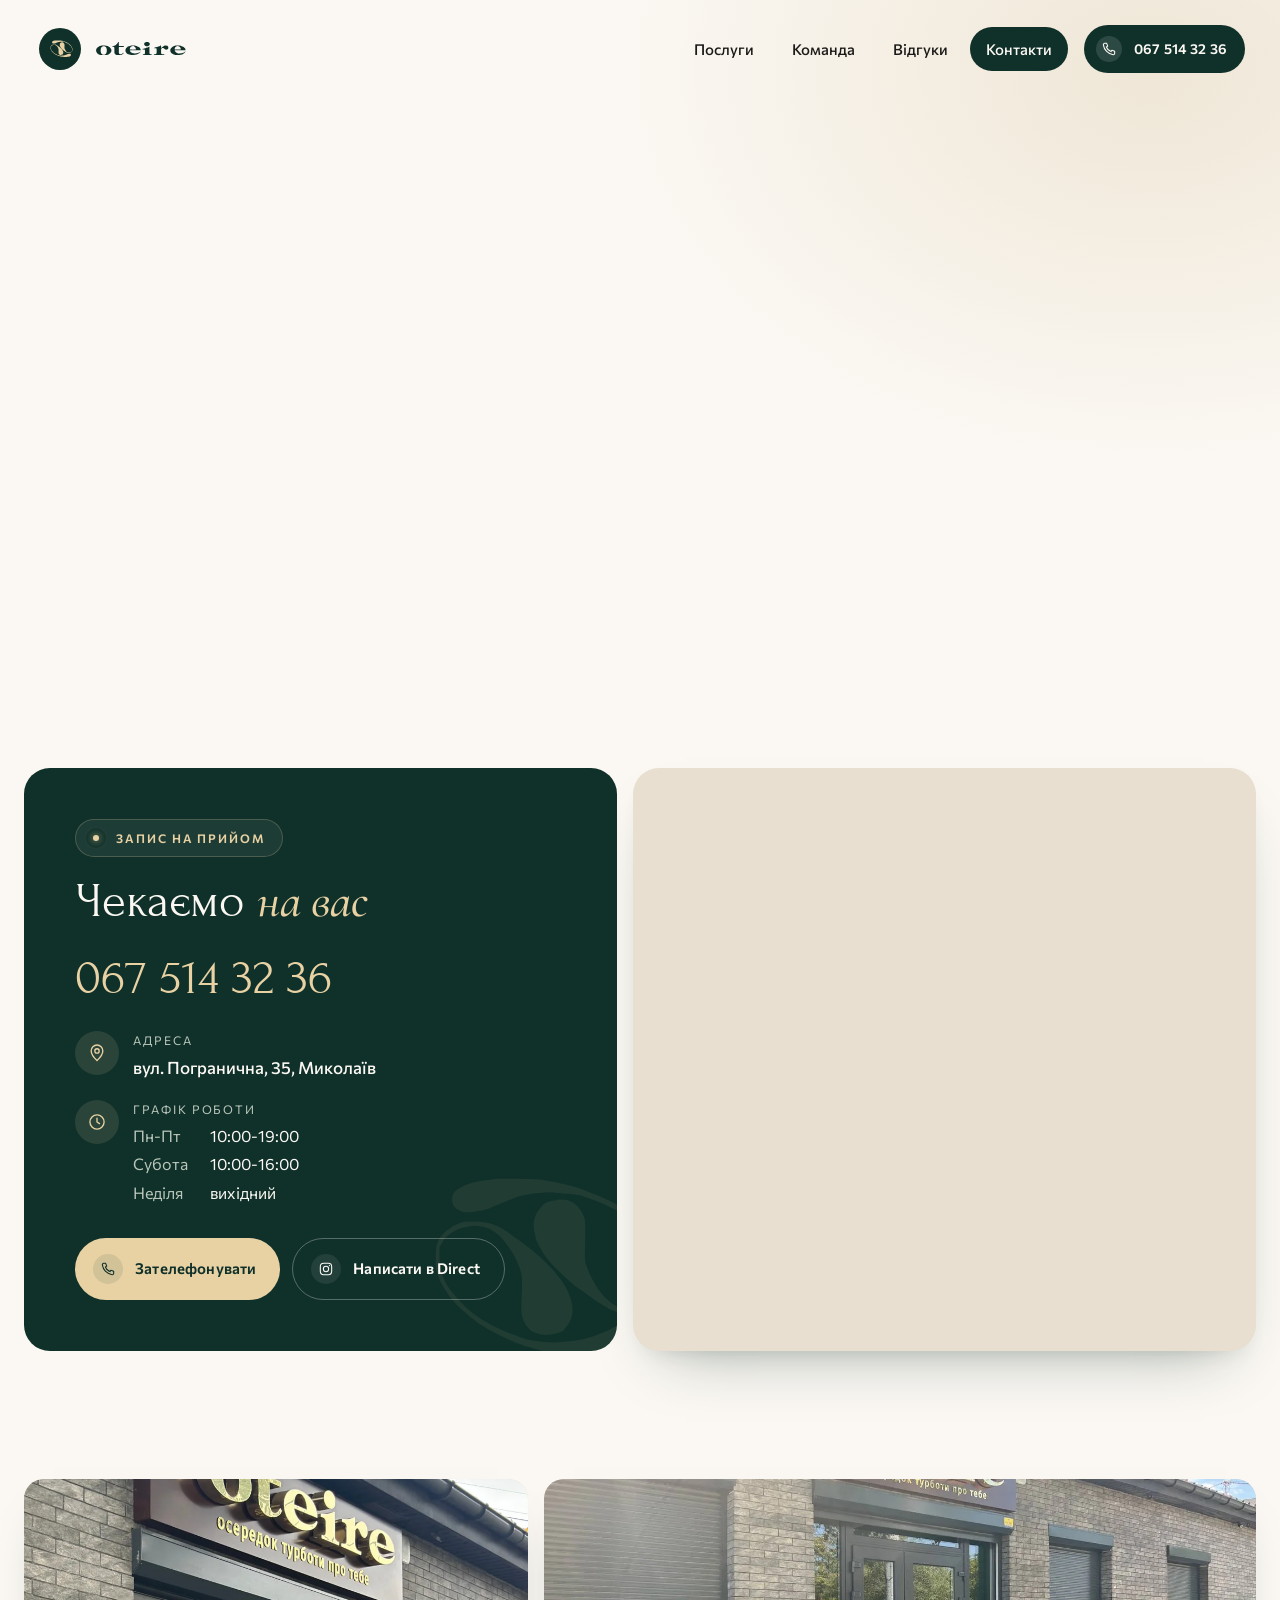
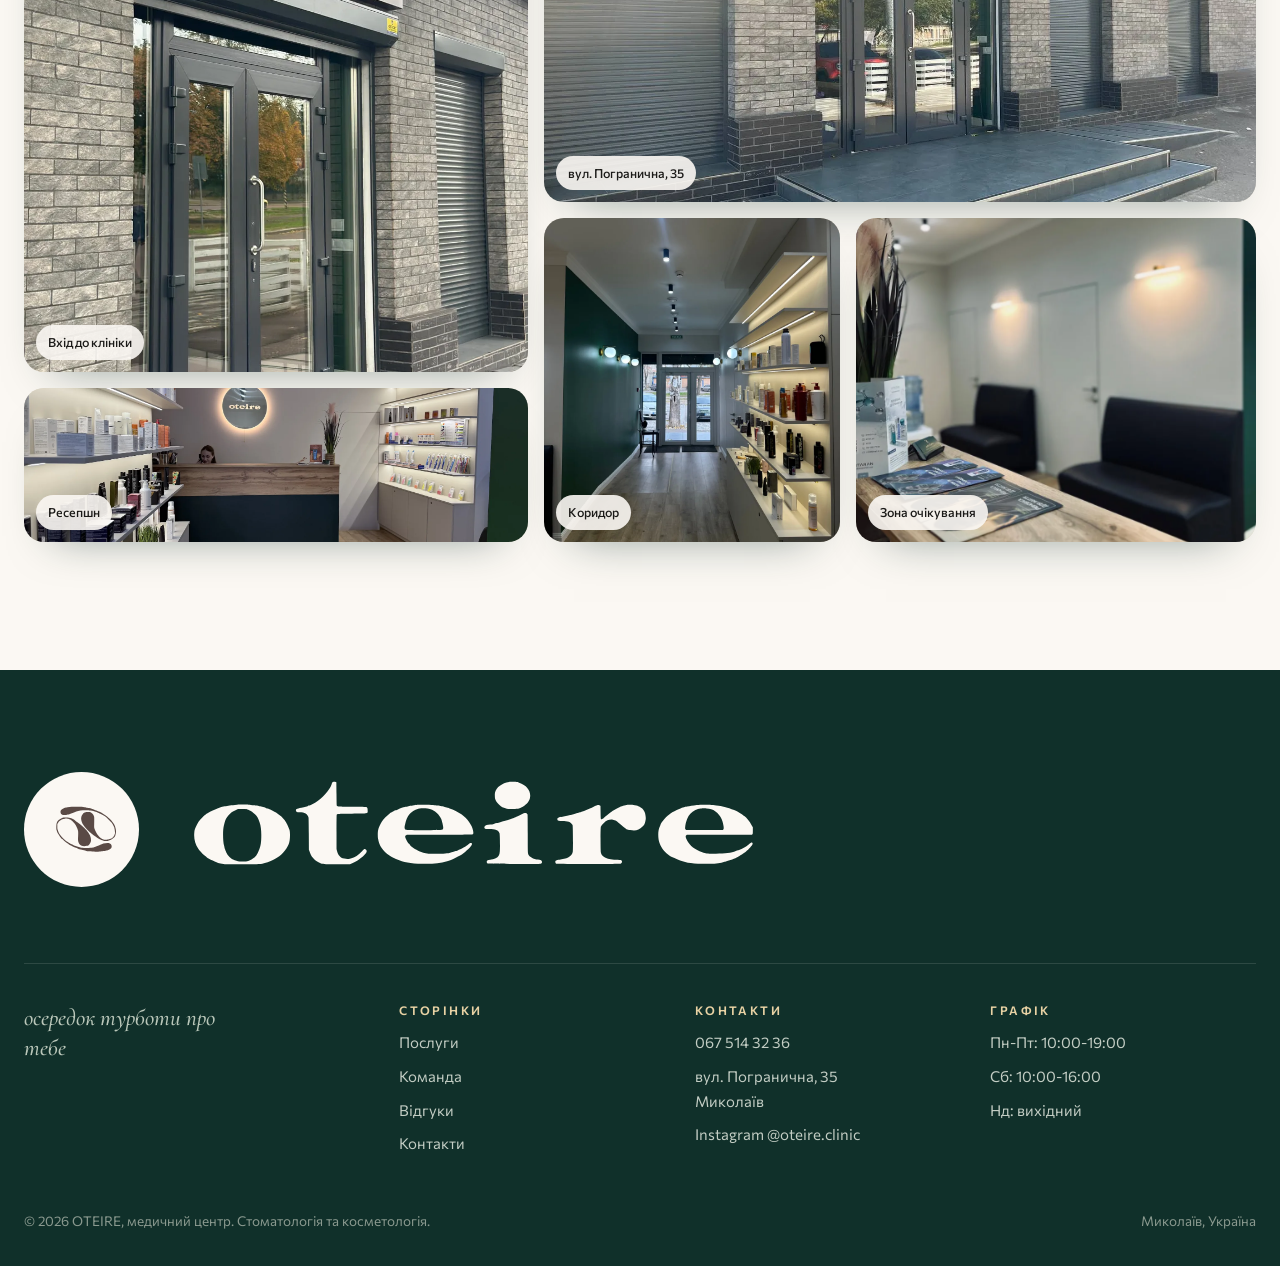
<file: kontakty.html>
<!doctype html>
<html lang="uk">
<head>
<meta charset="utf-8">
<meta name="viewport" content="width=device-width, initial-scale=1, viewport-fit=cover">
<meta name="robots" content="noindex, nofollow">
<title>Контакти - OTEIRE, вул. Погранична, 35, Миколаїв</title>
<meta name="description" content="Адреса, телефон і графік роботи медичного центру OTEIRE у Миколаєві. Запис за телефоном 067 514 32 36.">
<meta name="theme-color" content="#fbf8f3">
<meta property="og:type" content="website">
<meta property="og:locale" content="uk_UA">
<meta property="og:site_name" content="OTEIRE">
<meta property="og:title" content="Контакти - OTEIRE, вул. Погранична, 35, Миколаїв">
<meta property="og:description" content="Адреса, телефон і графік роботи медичного центру OTEIRE у Миколаєві. Запис за телефоном 067 514 32 36.">
<meta property="og:url" content="https://konkos-design.github.io/oteire-clinic/kontakty.html">
<meta property="og:image" content="https://konkos-design.github.io/oteire-clinic/img/og-image.jpg">
<meta property="og:image:width" content="1200">
<meta property="og:image:height" content="630">
<meta name="twitter:card" content="summary_large_image">
<meta name="twitter:title" content="Контакти - OTEIRE, вул. Погранична, 35, Миколаїв">
<meta name="twitter:description" content="Адреса, телефон і графік роботи медичного центру OTEIRE у Миколаєві. Запис за телефоном 067 514 32 36.">
<meta name="twitter:image" content="https://konkos-design.github.io/oteire-clinic/img/og-image.jpg">
<link rel="icon" href="favicon.ico" sizes="any">
<link rel="icon" href="img/favicon.svg" type="image/svg+xml">
<link rel="apple-touch-icon" href="img/apple-touch-icon.png">
<link rel="preload" href="fonts/forum-cyrillic-400-normal.woff2" as="font" type="font/woff2" crossorigin>
<link rel="preload" href="fonts/commissioner-cyrillic-wght-normal.woff2" as="font" type="font/woff2" crossorigin>
<script>(function(d){if(!matchMedia("(prefers-reduced-motion: reduce)").matches){d.classList.add("js-anim");setTimeout(function(){d.classList.remove("js-anim")},3500)}})(document.documentElement)</script>
<link rel="stylesheet" href="css/style.css">
</head>
<body>
<svg xmlns="http://www.w3.org/2000/svg" width="0" height="0" style="position:absolute" aria-hidden="true"><symbol id="emblem" viewBox="0 0 890 890"><path fill="currentColor" fill-rule="evenodd" d="M 323.5 172.0 C 307.1 173.3, 287.9 175.9, 275 178.5 C 268.6 179.7, 261.4 181.1, 259 181.4 C 241.8 183.9, 209.3 199.9, 200.5 210.1 C 191.0 221.2, 190.3 241.8, 199.0 254.0 C 201.8 257.9, 215.1 266.9, 220.6 268.6 C 229.3 271.2, 243.3 271.3, 259.9 269.0 C 289.6 264.8, 293.7 263.7, 318 253.1 C 342.3 242.5, 360.6 235.0, 378 228.4 C 408.8 216.7, 467.7 209.8, 505.5 213.4 C 515.9 214.4, 529.4 215.5, 535.5 216.0 C 555.4 217.5, 575.2 220.9, 586.0 224.7 C 589.0 225.8, 597.5 228.8, 605 231.4 C 612.4 234.0, 621.8 237.7, 626 239.7 C 630.1 241.6, 636.4 244.2, 640 245.4 C 648.3 248.4, 692.2 270.1, 697.5 273.8 C 699.7 275.4, 707.0 280.2, 713.7 284.5 C 721.0 289.1, 729.8 295.7, 735.2 300.9 C 751.2 315.8, 780.0 345.2, 785.8 352.4 C 796.7 366.0, 807.2 381.5, 809.0 386.5 C 809.9 389.2, 811.9 393.5, 813.3 396 C 814.8 398.4, 816.5 402.0, 817.1 404 C 817.7 405.9, 819.3 409.1, 820.7 411.1 C 822.3 413.5, 823.6 417.8, 824.5 423.6 C 825.3 428.5, 826.4 434.7, 827.0 437.5 C 828.4 444.6, 831.9 474.6, 831.9 480.1 C 831.9 482.9, 831.0 486.8, 829.5 490.2 C 828.1 493.1, 826.5 498.0, 826.0 500.9 C 825.4 504.0, 823.7 508.0, 821.9 510.4 C 820.3 512.6, 817.1 517.2, 814.9 520.6 C 808.8 530.0, 795.5 540.9, 787.6 543.0 C 785.3 543.6, 781.4 545.4, 778.9 547.0 C 774.8 549.6, 765.9 552.7, 751.5 556.5 C 746.4 557.8, 719.6 560.4, 710.5 560.4 C 706.8 560.4, 703.8 559.6, 699.5 557.3 C 696.2 555.6, 691.7 553.7, 689.5 553.0 C 674.5 548.2, 652.6 531.3, 637.3 512.7 C 622.4 494.5, 601.1 457.3, 596.1 440.8 C 595.0 437.1, 593.0 431.9, 591.6 429.3 C 587.4 420.8, 586.5 410.5, 587.5 377.7 C 589.0 326.3, 588.7 299.6, 586.6 291 C 579.9 264.5, 559.7 241.3, 538.4 235.5 C 528.8 232.9, 515.2 232.4, 504.1 234.3 C 498.8 235.2, 491.1 236.4, 487.0 237.0 C 474.3 238.8, 462.5 246.3, 454.5 257.8 C 452.8 260.2, 449.3 265.0, 446.8 268.6 C 436.2 283.3, 431.9 309.1, 436.8 328.5 C 437.9 332.9, 439.3 339.4, 440.0 343 C 441.2 349.8, 448.4 366.8, 452.9 373.5 C 454.4 375.7, 456.6 379.3, 457.8 381.6 C 468.4 402.6, 497.7 436.1, 531 465.5 C 538.4 472.0, 547.4 480.1, 551.0 483.4 C 554.6 486.7, 562.9 493.1, 569.6 497.6 C 576.3 502.1, 585.3 508.4, 589.8 511.6 C 594.2 514.8, 600.4 519.3, 603.6 521.5 C 606.8 523.8, 613.5 528.6, 618.5 532.2 C 623.5 535.8, 629.8 539.9, 632.5 541.2 C 635.2 542.6, 639.2 545.1, 641.3 546.8 C 643.4 548.5, 646.1 550.2, 647.3 550.5 C 648.5 550.9, 651.5 552.7, 654.0 554.5 C 658.6 557.9, 680.7 566.6, 695.4 570.9 C 702.4 573.0, 705.6 573.2, 723.9 573.3 L 744.5 573.5 752 570.2 C 756.1 568.4, 763.1 566.2, 767.5 565.3 C 780.7 562.6, 795.4 553.6, 815.6 535.9 C 828.1 524.9, 834.0 515.3, 836.4 502 C 837.2 497.3, 839.1 489.9, 840.5 485.5 C 851.2 452.4, 833.7 389.0, 804.2 354.3 C 798.6 347.6, 791.0 337.8, 786.5 331.3 C 783.3 326.7, 770.9 314.9, 751.1 297.5 C 747.6 294.5, 741.9 290.2, 738.6 288.0 C 729.5 282.1, 721.4 276.1, 714.8 270.2 C 711.5 267.3, 706.6 263.8, 703.8 262.4 C 699.1 260.0, 693.2 256.3, 682.5 249 C 676.0 244.6, 648.0 230.3, 642 228.4 C 638.9 227.4, 634.8 225.5, 632.8 224.2 C 630.7 222.9, 622.6 219.4, 614.8 216.4 C 606.9 213.5, 595.5 209.0, 589.5 206.6 C 572.7 199.8, 545.2 191.5, 528 188.0 C 519.4 186.3, 510.0 184.2, 507 183.5 C 503.9 182.7, 497 181.4, 491.5 180.5 C 486 179.6, 478.3 178.3, 474.5 177.5 C 462.7 175.2, 454.0 174.0, 441.3 173.0 C 424.9 171.7, 337.1 171.0, 323.5 172.0 M 228.5 299.1 C 216.3 301.9, 195.6 311.3, 187 317.9 C 185.0 319.4, 181.4 321.8, 179 323.2 C 171.1 327.8, 155.4 346.4, 152.4 354.7 C 151.5 357.3, 149.5 362.4, 148.1 366 C 143.9 376.8, 143.0 437.5, 146.9 444.9 C 147.4 445.8, 149.0 450.8, 150.4 456.0 C 153.6 467.4, 161.0 483.0, 169.4 496 C 172.8 501.2, 177.8 509.1, 180.4 513.5 C 183.1 517.9, 188.3 524.6, 192.0 528.5 C 195.7 532.3, 200.1 537.5, 201.8 540.1 C 203.5 542.6, 208.5 547.8, 213.0 551.6 C 217.4 555.4, 224.8 561.8, 229.3 566 C 240.7 576.4, 253.3 586.9, 257.2 589.2 C 259.0 590.3, 262.5 593.0, 265.0 595.3 C 267.5 597.6, 270.9 600.2, 272.5 601.1 C 274.1 602.0, 281.5 606.7, 289 611.5 C 302.4 620.2, 329.5 634.7, 336.7 637.0 C 338.7 637.7, 342.3 639.3, 344.5 640.6 C 346.7 641.8, 351.6 644.2, 355.5 645.8 C 359.3 647.4, 367.6 651.1, 374 654.0 C 380.3 656.8, 388.9 660.2, 393.0 661.5 C 397.2 662.7, 402.5 664.7, 404.9 665.9 C 407.2 667.1, 412.8 668.8, 417.3 669.6 C 421.8 670.5, 428.7 672.4, 432.6 674.0 C 440.7 677.2, 468.7 684.2, 480.5 685.9 C 484.9 686.6, 492.5 688.2, 497.5 689.5 C 509.1 692.6, 516.4 693.6, 538.5 694.9 C 548.4 695.6, 559.4 696.5, 563 697.1 C 575.8 699.1, 642.5 698.4, 659.8 696.0 C 668.3 694.9, 678.9 694, 683.4 694 C 696.5 694, 712.8 692.0, 721.1 689.3 C 725.3 688.0, 731.4 686.5, 734.6 685.9 C 741.0 684.8, 746.0 682.8, 765.5 673.4 C 787.1 663.0, 795.1 649.8, 791.9 629.9 C 789.2 613.2, 782.2 605.4, 765.0 599.8 C 755.8 596.9, 755.0 596.8, 744 597.4 C 708.8 599.4, 678.3 607.2, 659.0 619.0 C 656.5 620.5, 651.3 623.0, 647.5 624.4 C 643.6 625.9, 637.1 628.6, 633 630.5 C 620.6 636.1, 610.9 639.6, 602.5 641.4 C 598.1 642.4, 590.4 644.4, 585.4 646.0 C 576.2 648.8, 572.8 649.4, 546.5 652.9 C 507.4 658.0, 474.8 658.3, 449.5 653.6 C 442.3 652.3, 431.7 650.4, 426 649.4 C 414.1 647.5, 400.7 643.6, 387.5 638.3 C 382.5 636.3, 375.1 633.4, 371 631.9 C 353.5 625.7, 348.0 623.5, 341 620.0 C 336.8 617.9, 329.4 614.5, 324.5 612.4 C 319.5 610.3, 311 605.9, 305.5 602.6 C 300 599.4, 293.2 595.6, 290.5 594.2 C 278.5 588.2, 245.6 564.5, 238.1 556.6 C 235.5 553.9, 229.8 548.0, 225.3 543.6 C 217.3 535.5, 213.3 531.1, 201.2 516.8 C 176.1 487.0, 171.9 479.6, 161.1 445 C 156.6 430.7, 156 424.5, 156 397.8 L 156 373.2 159.4 368.7 C 161.3 366.2, 164.0 361.7, 165.3 358.8 C 172.5 342.4, 204.3 319.9, 225.0 316.5 C 229.7 315.7, 237.7 314.1, 242.9 313.0 C 254.8 310.4, 265.1 310.4, 277.5 313 C 282.8 314.1, 288.2 315, 289.4 315 C 297.3 315, 316.2 325.6, 331.2 338.5 C 338.1 344.5, 343.3 350.6, 355.5 366.8 C 377.7 396.4, 390.6 422.1, 398.4 452.5 C 400.7 461.6, 401.3 492.2, 399.5 516.4 C 396.5 558.7, 398.0 577.1, 405.9 594.2 C 412.4 608.2, 424.3 622.0, 433.4 626.0 C 455.0 635.6, 476.1 637.0, 501.6 630.6 C 520.0 625.9, 520.7 625.6, 530.3 613.6 C 548.6 590.9, 553.7 571.6, 549.0 543.7 C 547.6 535.8, 545.6 527.8, 543.9 524 C 542.4 520.4, 540.6 515.4, 539.9 513 C 539.3 510.5, 538.4 508.0, 538.0 507.5 C 537.5 506.9, 535.2 502.6, 532.7 498 C 523.5 480.2, 521.2 476.9, 495.5 444.8 C 483.1 429.3, 436.5 386.4, 418.5 373.8 C 414.6 371.1, 407.4 365.8, 402.5 361.9 C 397.5 358.0, 390.8 353.1, 387.5 351.0 C 384.2 348.9, 377.9 344.4, 373.5 341.0 C 351.0 323.6, 336.8 315.1, 319.1 308.3 C 304.3 302.6, 301.5 301.9, 290.7 301.0 C 284.5 300.4, 277.7 299.5, 275.5 299.0 C 270.5 297.8, 233.9 297.8, 228.5 299.1"/></symbol><symbol id="wordmark" viewBox="0 0 3024 528"><path fill="currentColor" fill-rule="evenodd" d="M 796 25.7 C 792.8 27.3, 792.2 28.3, 788.9 38 C 779.8 65.5, 741.8 107.8, 708 128.2 C 697.3 134.6, 679.1 144, 677.3 144 C 676.5 144, 672.3 145.3, 668.1 147.0 C 663.9 148.7, 655.3 151.2, 649.0 152.5 C 614.8 159.6, 610.5 161.1, 609.5 165.9 C 607.7 173.9, 614.0 177.9, 628 178.0 C 653.8 178.0, 668.0 186.4, 672.8 204.5 C 673.5 207.1, 674.0 235.9, 674.3 287.5 L 674.7 366.5 679.5 379.4 C 684.7 393.9, 686.0 396.2, 694.9 407.2 C 703.5 417.9, 712.5 425.1, 725.5 431.5 C 744.0 440.7, 741.3 440.4, 813 440.3 C 874.4 440.3, 875.6 440.2, 884.5 438.0 C 913.1 430.8, 964.2 391.6, 966.0 375.5 C 966.4 371.6, 965.9 370.3, 962.8 367.1 C 957.0 361.2, 953.7 362.3, 943.8 373.1 C 924.6 394.0, 906.4 405.7, 885.7 410.3 C 871.7 413.5, 865.5 413.6, 853.0 410.9 C 840.4 408.3, 835.6 405.6, 829.2 397.8 C 822.6 389.7, 819.6 383.6, 816.5 372.4 L 814.0 363.5 814.0 278.3 C 814.0 226.7, 814.3 192.1, 814.9 190.6 C 816.9 185.4, 815.3 185.5, 891.5 185 C 977.2 184.3, 971 185.6, 971 168.7 C 971 158.7, 969.8 154.7, 966.1 152.3 C 963.6 150.6, 959.0 150.4, 893.5 150 C 820.3 149.4, 820.5 149.4, 816.5 145.0 C 814.5 142.8, 814.4 140.9, 813.9 85.1 C 813.6 53.4, 813.3 27.3, 813.2 27.1 C 810.9 24.1, 800.8 23.3, 796 25.7 M 1683.6 25.0 C 1648.7 30.4, 1619.7 51.6, 1613.3 76.3 C 1611.7 82.3, 1611.6 101.5, 1613.0 107.8 C 1617.1 125.5, 1636.6 146.2, 1658 155.3 C 1672.0 161.2, 1680.7 162.4, 1706.6 161.7 C 1729.3 161.0, 1732.0 160.5, 1744.9 154.3 C 1767.7 143.4, 1785.2 124.7, 1788.8 107.2 C 1796.2 71.9, 1775.3 42.0, 1734 28.4 C 1722.8 24.7, 1722.0 24.6, 1706 24.4 C 1696.9 24.2, 1686.8 24.5, 1683.6 25.0 M 313.5 139.6 C 281.7 142.3, 265.9 144.4, 251 147.9 C 241.9 150.1, 232.9 152.1, 231 152.5 C 229.0 152.9, 224.3 154.5, 220.5 156.0 C 216.6 157.6, 206.9 161.4, 199 164.5 C 191.0 167.6, 181.8 171.8, 178.5 173.8 C 153.6 188.6, 153.6 188.6, 138.7 202.3 C 122.3 217.3, 113.4 230.7, 103.5 254.9 C 98.6 266.9, 98.3 268.0, 97.0 281 C 94.2 308.3, 101.0 336.4, 116.4 360.4 C 122.3 369.7, 138.9 387.9, 147.4 394.5 C 151.7 397.8, 157.1 402.1, 159.5 404.1 C 167.7 411.0, 211.6 432.2, 223 434.8 C 229.9 436.4, 243.8 438.7, 250.5 439.5 C 261.3 440.7, 423.6 440.3, 432.5 439.0 C 451.1 436.3, 483.0 425.0, 500.6 414.9 C 537.0 394.1, 559.8 369.6, 573.3 337.3 C 579.9 321.5, 581.7 282.6, 576.7 266.5 C 564.5 227.9, 547.0 204.4, 514 182.6 C 503.7 175.8, 475.3 161.8, 467 159.4 C 465.6 159.0, 461.3 157.4, 457.5 155.7 C 453.7 154.1, 445.4 151.7, 439.0 150.4 C 432.7 149.1, 425.0 147.3, 422 146.5 C 418.9 145.6, 408.1 144.0, 398 142.9 C 387.8 141.8, 375.6 140.5, 371 139.9 C 363.2 139.0, 322.9 138.8, 313.5 139.6 M 1221 140.4 C 1216.3 141.2, 1206.2 142.6, 1198.5 143.5 C 1190.8 144.4, 1180.9 146.0, 1176.5 147.1 C 1172.1 148.2, 1164 150.0, 1158.5 150.9 C 1148.9 152.6, 1139.5 156.0, 1120.9 164.5 C 1116.8 166.4, 1112.7 168.0, 1111.9 168.0 C 1109.5 168.0, 1088.8 178.9, 1083.5 183.0 C 1068.7 194.3, 1050.9 212.5, 1042.0 225.4 C 1034.8 235.8, 1025.6 257.2, 1023.5 268.2 C 1021.5 278.8, 1021.4 303.0, 1023.4 311.5 C 1024.1 314.8, 1025.7 321.7, 1026.8 326.9 C 1033.0 354.4, 1059.6 385.8, 1090.5 402.2 C 1097.1 405.7, 1104.0 409.2, 1106 409.9 C 1107.9 410.6, 1112.8 412.7, 1117 414.5 C 1152.4 430.3, 1184.7 436.0, 1246.5 437.5 C 1299.3 438.8, 1332.5 435.4, 1371.5 424.5 C 1391.9 418.8, 1438.9 396.0, 1452.2 385.3 C 1485.3 358.8, 1501.3 339.9, 1495.6 334.2 C 1492.2 330.8, 1485.0 333.1, 1479 339.5 C 1470.9 347.9, 1439.6 365.6, 1424.9 370.0 C 1420.8 371.2, 1416.2 372.8, 1414.7 373.6 C 1412.2 374.9, 1399.2 378.5, 1383 382.5 C 1366.2 386.6, 1292.3 388.5, 1270.6 385.3 C 1259.9 383.8, 1256.9 383.0, 1241.3 377.6 C 1222.5 371.1, 1192.6 353.3, 1186.0 344.7 C 1184.7 342.9, 1181.7 339.4, 1179.5 337 C 1171.1 327.8, 1160 306.4, 1160 299.4 C 1160 296.2, 1164.1 292.0, 1167.2 291.9 C 1168.4 291.9, 1242.8 291.7, 1332.5 291.5 C 1422.1 291.3, 1496.4 290.8, 1497.5 290.4 C 1504.2 287.9, 1504.9 284.8, 1502.4 270.5 C 1497.6 242.5, 1473.3 208.6, 1443.4 187.7 C 1428.3 177.2, 1402.3 164.4, 1384 158.5 C 1380.9 157.5, 1377.1 156.0, 1375.5 155.2 C 1373.9 154.4, 1366.5 152.4, 1359.0 150.9 C 1351.6 149.3, 1343.1 147.4, 1340.3 146.6 C 1337.5 145.8, 1329.8 144.6, 1323.3 144.0 C 1316.8 143.3, 1306.7 142.1, 1301 141.3 C 1286.0 139.1, 1232.6 138.5, 1221 140.4 M 2629.5 141.0 C 2610.5 143.5, 2593.1 146.3, 2581 148.8 C 2575.7 149.9, 2568.8 151.3, 2565.5 152.0 C 2562.2 152.6, 2557.5 154.1, 2555.0 155.4 C 2552.5 156.6, 2548.0 158.5, 2545 159.5 C 2536.2 162.3, 2508.2 176.1, 2499 182.1 C 2479.0 195.1, 2451.0 226.9, 2446.6 241.6 C 2445.8 244.3, 2444.0 248.9, 2442.5 251.8 C 2433.6 269.4, 2433.4 311.0, 2442.1 332.5 C 2448.4 347.7, 2450.5 351.8, 2456.0 360.0 C 2466.1 374.7, 2490.8 397.1, 2501.8 401.5 C 2505.4 402.9, 2508.9 404.5, 2509.5 405.0 C 2511.4 406.5, 2530.7 414.8, 2546 420.6 C 2579.1 433.2, 2612.8 437.4, 2681 437.4 C 2720.7 437.4, 2740.8 435.4, 2762 429.5 C 2766.6 428.2, 2772.9 426.6, 2776 425.9 C 2794.5 421.7, 2824.3 410.7, 2836 403.6 C 2863.0 387.2, 2864.6 386.1, 2878.3 375.6 C 2890.8 366.1, 2910.4 344.0, 2911.4 338.2 C 2912.2 333.9, 2909.9 330, 2906.5 330 C 2904.2 330, 2901.9 331.6, 2886.6 344 C 2876.4 352.2, 2848.9 366.9, 2838.9 369.5 C 2835.3 370.4, 2829.9 372.2, 2826.7 373.5 C 2802.3 383.4, 2767.6 387.5, 2714 386.7 C 2681.6 386.2, 2675.3 385.4, 2657.5 378.9 C 2620.6 365.6, 2595.7 346.5, 2581.8 320.8 C 2572.9 304.6, 2571.8 297.6, 2577.2 293.6 L 2580.0 291.5 2744.0 291.5 L 2907.9 291.5 2910.2 289.2 C 2912.4 287.0, 2912.5 286.2, 2912.5 270.1 L 2912.5 253.4 2907.0 243.9 C 2895.4 223.6, 2880.8 205.4, 2869.5 197.2 C 2866.7 195.2, 2860.2 190.4, 2855.0 186.5 C 2845.1 179.2, 2829.1 170.5, 2818 166.3 C 2801.4 160.0, 2784.6 154.6, 2775 152.3 C 2769.2 151.0, 2760.4 148.8, 2755.5 147.5 C 2747.4 145.3, 2736.6 143.6, 2712.5 140.8 C 2694.9 138.8, 2645.6 138.9, 2629.5 141.0 M 2270.5 141.9 C 2253.5 144.9, 2244.5 148.7, 2211.7 167.0 C 2200.5 173.2, 2169.0 197.7, 2161 206.4 C 2158.3 209.3, 2152.0 213, 2149.6 213 C 2145.8 213, 2145.5 210.6, 2145 177.9 L 2144.5 146.1 2142.0 143.5 C 2137.2 138.4, 2127.9 140.3, 2107.8 150.8 C 2101.4 154.2, 2093.7 157.8, 2090.8 159.0 C 2087.9 160.1, 2082.5 162.4, 2079 164.0 C 2068.1 168.8, 2054.5 173.8, 2046.2 176.0 C 2038.8 177.9, 2032.9 179.7, 2008.5 187.4 C 2002.4 189.3, 1995.7 191.1, 1993.5 191.5 C 1991.3 191.9, 1983.6 193.7, 1976.5 195.5 C 1969.3 197.4, 1959 199.4, 1953.5 200.0 C 1933.0 202.2, 1927 205.2, 1927 213.3 C 1927 220.3, 1932.6 222.7, 1946.7 221.6 C 1957.4 220.7, 1975.4 222.4, 1984.4 225.1 C 1992.5 227.5, 2001.5 235.5, 2003.9 242.5 C 2005.8 247.9, 2006.7 368.3, 2004.9 377.4 C 2002.3 390.6, 1995.5 399.0, 1981.3 406.3 C 1973.0 410.6, 1950.6 416.0, 1937.9 416.8 C 1921.0 417.9, 1916.8 420.3, 1916.8 428.5 C 1916.8 432.1, 1919.2 436.4, 1921.7 437.4 C 1924.8 438.6, 2241.2 438.2, 2245.7 437.0 C 2255.3 434.4, 2255.8 422.1, 2246.5 418.5 C 2245.4 418.1, 2235.0 417.3, 2223.5 416.9 C 2194.1 415.8, 2181.3 412.8, 2163.1 402.7 C 2152.3 396.7, 2149.2 392.6, 2146.5 380.8 C 2144.4 371.5, 2144.2 259.3, 2146.3 251.3 C 2148.5 242.6, 2170.0 221.0, 2179.8 217.5 C 2187.1 214.9, 2199.1 213.8, 2206.4 214.9 C 2220.3 217.2, 2227.7 221.8, 2249.3 241.9 C 2260.4 252.2, 2273.5 262.5, 2277.5 264.0 C 2279.0 264.5, 2286.5 266.2, 2294.3 267.6 C 2322.1 272.7, 2337.7 268.2, 2356.6 249.5 C 2365.1 241.1, 2367.0 237.5, 2370.5 223.8 C 2372.8 214.7, 2373.1 212.1, 2372.6 203 C 2371.2 176.2, 2362.4 161.0, 2341.8 149.7 C 2331.7 144.3, 2330.8 144.0, 2317.4 142.0 C 2300.4 139.5, 2284.1 139.5, 2270.5 141.9 M 1241 158.0 C 1227.9 159.4, 1223.3 160.6, 1212.5 165.6 C 1184.9 178.3, 1169.8 198.0, 1161.0 232.8 C 1155.5 254.7, 1155.7 262.0, 1162.3 266.0 C 1167.0 268.9, 1340.2 269.1, 1345.9 266.2 C 1353.1 262.6, 1353.5 257.4, 1348.3 234.6 C 1344.1 215.6, 1342.4 211.2, 1335.3 200.4 C 1324.1 183.3, 1316.2 175.8, 1300 167.2 C 1288.2 161.0, 1285.2 160.4, 1254 157.5 C 1251.5 157.3, 1245.6 157.5, 1241 158.0 M 2650 158.5 C 2636.5 160.2, 2634.2 160.9, 2622.9 166.9 C 2602.2 177.8, 2590.0 191.0, 2581.3 211.4 C 2576.4 223.2, 2572.2 240.3, 2571.3 253.0 C 2570.7 260.4, 2570.8 260.7, 2573.7 264.0 L 2576.8 267.5 2669.0 267.5 L 2761.1 267.5 2763.5 264.6 C 2767.1 260.5, 2766.2 250.5, 2760.0 226 C 2751.5 192.0, 2721.8 163.4, 2691.5 160.1 C 2671.1 157.8, 2663.0 157.0, 2661.8 157.1 C 2661.0 157.1, 2655.7 157.8, 2650 158.5 M 320 161.6 C 318.6 161.9, 311.8 164.3, 305 167.1 C 289.1 173.4, 280.7 179.6, 268.7 194.0 C 258.6 206.1, 253.8 215.0, 250.5 228.1 C 249.2 233.2, 247.2 241.1, 246.0 245.5 C 240.4 266.1, 241.0 322.8, 247.0 345.5 C 248.6 351.5, 249.9 357.3, 249.9 358.3 C 249.9 359.4, 251.5 363.6, 253.3 367.8 C 255.1 372.0, 257.4 377.6, 258.4 380.2 C 264.3 396.4, 281.2 412.1, 301.0 419.9 C 317.2 426.3, 326.4 427.5, 348.8 425.9 C 363.9 424.8, 364.7 424.7, 375.0 420.3 C 396.9 411.1, 407.9 401.1, 417.5 381.5 C 430.5 354.9, 433.9 339.6, 434.7 304.2 C 435.4 270.8, 433.0 248.4, 426.8 230 C 419.4 208.3, 414.0 198.8, 403.0 187.9 C 392.4 177.4, 382.8 170.3, 376.5 168.4 C 374.3 167.7, 369.5 165.9, 366 164.4 C 359.7 161.7, 358.8 161.6, 341 161.3 C 330.8 161.2, 321.3 161.3, 320 161.6 M 1758 182.6 C 1755.5 183.4, 1753.0 184.5, 1752.4 185.0 C 1750.2 186.8, 1726.3 198.3, 1721.1 200.1 C 1718.1 201.1, 1714.0 202.9, 1712.0 204.1 C 1706.5 207.3, 1667.0 220.5, 1653.5 223.6 C 1649.6 224.5, 1643.1 226.5, 1638.9 228.0 C 1634.7 229.5, 1627.5 231.5, 1622.8 232.4 C 1618.1 233.2, 1611.0 235.1, 1606.9 236.5 C 1602.3 238.1, 1595.3 239.4, 1588.5 240.0 C 1572.3 241.5, 1566.1 243.3, 1562.2 247.4 C 1557.4 252.5, 1558.1 257.4, 1563.9 260.4 C 1566.2 261.6, 1570.6 262, 1583.4 262 C 1615.0 262, 1630.7 268.4, 1635.6 283.2 C 1637.7 289.5, 1638.8 355.8, 1637.1 375.6 C 1635.6 393.8, 1630.0 402.9, 1616.2 409.8 C 1610.0 412.9, 1594.4 417, 1588.6 417 C 1577.4 417, 1571 420.9, 1571 427.7 C 1571 432.2, 1572.3 434.6, 1576.2 436.6 C 1580.6 438.9, 1836.7 439.4, 1843.2 437.1 C 1850.2 434.6, 1852.1 427.7, 1847.4 422.1 C 1844.3 418.3, 1840.9 417.2, 1829 416.0 C 1823.7 415.4, 1818.1 414.6, 1816.5 414.1 C 1800.2 409.2, 1786.3 400.5, 1782.3 392.7 C 1778.2 384.5, 1778.1 381.2, 1777.9 285.3 C 1777.9 232.0, 1777.4 190.9, 1776.9 188.9 C 1775.1 181.8, 1767.3 179.2, 1758 182.6"/></symbol></svg>
<header class="hdr">
  <div class="hdr__in">
    <a class="brand" href="index.html" aria-label="OTEIRE, на головну"><span class="brand__mark"><svg class="" aria-hidden="true"><use href="#emblem"/></svg></span><svg class="brand__word" viewBox="0 0 3024 528" aria-hidden="true"><use href="#wordmark"/></svg></a>
    <nav class="nav" aria-label="Головне меню">
      <a href="poslugy.html">Послуги</a><a href="komanda.html">Команда</a><a href="index.html#vidguky">Відгуки</a><a href="kontakty.html" aria-current="page">Контакти</a>
      <a class="btn" href="tel:+380675143236"><span class="bi"><svg viewBox="0 0 24 24" fill="none" stroke="currentColor" stroke-width="1.6" stroke-linecap="round" stroke-linejoin="round"><path d="M5.5 3.5h3l1.6 4.2-2 1.3a11 11 0 0 0 6.9 6.9l1.3-2 4.2 1.6v3a2 2 0 0 1-2.2 2A17.5 17.5 0 0 1 3.5 5.7a2 2 0 0 1 2-2.2Z"/></svg></span><span>067 514 32 36</span></a>
      <button class="burger" aria-label="Меню" aria-expanded="false"><span></span><span></span></button>
    </nav>
  </div>
</header>
<nav class="mmenu" aria-label="Мобільне меню">
  <a class="mlink" href="index.html"><small>01</small>Головна</a><a class="mlink" href="poslugy.html"><small>02</small>Послуги</a><a class="mlink" href="komanda.html"><small>03</small>Команда</a><a class="mlink" href="index.html#vidguky"><small>04</small>Відгуки</a><a class="mlink" href="kontakty.html"><small>05</small>Контакти</a>
  <div class="mmenu__foot">
    <p>вул. Погранична, 35, Миколаїв</p>
    <a class="btn btn--gold" href="tel:+380675143236"><span class="bi"><svg viewBox="0 0 24 24" fill="none" stroke="currentColor" stroke-width="1.6" stroke-linecap="round" stroke-linejoin="round"><path d="M5.5 3.5h3l1.6 4.2-2 1.3a11 11 0 0 0 6.9 6.9l1.3-2 4.2 1.6v3a2 2 0 0 1-2.2 2A17.5 17.5 0 0 1 3.5 5.7a2 2 0 0 1 2-2.2Z"/></svg></span><span>Зателефонувати</span></a>
    <a class="btn btn--line" style="--fg:var(--ivory);border-color:rgba(251,248,243,.3)" href="https://www.instagram.com/oteire.clinic/" target="_blank" rel="noopener"><span class="bi"><svg viewBox="0 0 24 24" fill="none" stroke="currentColor" stroke-width="1.6"><rect x="3.5" y="3.5" width="17" height="17" rx="5"/><circle cx="12" cy="12" r="4"/><circle cx="17.2" cy="6.8" r=".9" fill="currentColor" stroke="none"/></svg></span><span>Instagram</span></a>
  </div>
</nav>
<main><section class="page-hero">
  <div class="page-hero__in">
    <div>
      <div class="crumbs rv0"><a href="index.html">Головна</a><span>/</span><span>Контакти</span></div>
      <h1><span class="ln"><span>Як нас</span></span><span class="ln"><span><span class="em">знайти</span></span></span></h1>
      <p class="lead rv0">Окрема будівля з вивіскою OTEIRE на вулиці Пограничній. Запис на прийом за телефоном або в Instagram.</p>
    </div>
    <div class="page-hero__img rv0"><img src="img/facade.webp" alt="Вхід до клініки OTEIRE" data-par="8" style="height:112%"></div>
  </div>
</section><section class="sec" id="kontakty" style="padding-top:clamp(40px,5vw,70px)">
  <div class="wrap visit">
    <div class="vcard dark rv">
      <svg class="mkbg" aria-hidden="true"><use href="#emblem"/></svg>
      <span class="tag"><i></i>Запис на прийом</span>
      <h2>Чекаємо <span class="em">на вас</span></h2>
      <a class="vphone" href="tel:+380675143236">067 514 32 36</a>
      <div class="vrows">
        <div class="vrow"><span class="ic"><svg viewBox="0 0 24 24" fill="none" stroke="currentColor" stroke-width="1.6" stroke-linecap="round"><path d="M12 21s-7-6.1-7-11.6A7 7 0 0 1 19 9.4C19 14.9 12 21 12 21Z"/><circle cx="12" cy="9.5" r="2.6"/></svg></span><div><small>Адреса</small><a href="https://www.google.com/maps/search/?api=1&query=%D0%A1%D1%82%D0%BE%D0%BC%D0%B0%D1%82%D0%BE%D0%BB%D0%BE%D0%B3%D1%96%D1%8F+%D0%9C%D0%B8%D0%BA%D0%BE%D0%BB%D0%B0%D1%97%D0%B2+OTEIRE+%D0%9F%D0%BE%D0%B3%D1%80%D0%B0%D0%BD%D0%B8%D1%87%D0%BD%D0%B0+35" target="_blank" rel="noopener">вул. Погранична, 35, Миколаїв</a></div></div>
        <div class="vrow"><span class="ic"><svg viewBox="0 0 24 24" fill="none" stroke="currentColor" stroke-width="1.6" stroke-linecap="round"><circle cx="12" cy="12" r="8.5"/><path d="M12 7.5V12l3 2"/></svg></span><div><small>Графік роботи</small><div class="hours"><span>Пн-Пт</span><span>10:00-19:00</span><span>Субота</span><span>10:00-16:00</span><span>Неділя</span><span>вихідний</span></div></div></div>
      </div>
      <div class="cta-row"><a class="btn btn--gold" href="tel:+380675143236"><span class="bi"><svg viewBox="0 0 24 24" fill="none" stroke="currentColor" stroke-width="1.6" stroke-linecap="round" stroke-linejoin="round"><path d="M5.5 3.5h3l1.6 4.2-2 1.3a11 11 0 0 0 6.9 6.9l1.3-2 4.2 1.6v3a2 2 0 0 1-2.2 2A17.5 17.5 0 0 1 3.5 5.7a2 2 0 0 1 2-2.2Z"/></svg></span><span>Зателефонувати</span></a><a class="btn btn--line" href="https://www.instagram.com/oteire.clinic/" target="_blank" rel="noopener"><span class="bi"><svg viewBox="0 0 24 24" fill="none" stroke="currentColor" stroke-width="1.6"><rect x="3.5" y="3.5" width="17" height="17" rx="5"/><circle cx="12" cy="12" r="4"/><circle cx="17.2" cy="6.8" r=".9" fill="currentColor" stroke="none"/></svg></span><span>Написати в Direct</span></a></div>
    </div>
    <div class="map rv d1"><iframe src="https://www.google.com/maps?q=%D0%A1%D1%82%D0%BE%D0%BC%D0%B0%D1%82%D0%BE%D0%BB%D0%BE%D0%B3%D1%96%D1%8F%20%D0%9C%D0%B8%D0%BA%D0%BE%D0%BB%D0%B0%D1%97%D0%B2%20OTEIRE%2C%20%D0%9F%D0%BE%D0%B3%D1%80%D0%B0%D0%BD%D0%B8%D1%87%D0%BD%D0%B0%2035&z=16&output=embed" loading="lazy" title="OTEIRE на карті" referrerpolicy="no-referrer-when-downgrade" allowfullscreen></iframe></div>
  </div>
</section><section class="sec" style="padding-top:0">
  <div class="wrap">
    <div class="gal">
      <figure class="g1 rv"><img src="img/facade.webp" alt="Вхід до клініки" loading="lazy" data-par="10"><figcaption>Вхід до клініки</figcaption></figure>
      <figure class="g2 rv d1"><img src="img/facade-wide.webp" alt="Фасад будівлі OTEIRE" loading="lazy" data-par="10"><figcaption>вул. Погранична, 35</figcaption></figure>
      <figure class="g3 rv d1"><img src="img/hall.webp" alt="Коридор клініки" loading="lazy" data-par="10"><figcaption>Коридор</figcaption></figure>
      <figure class="g4 rv d2"><img src="img/lounge.webp" alt="Зона очікування" loading="lazy" data-par="10"><figcaption>Зона очікування</figcaption></figure>
      <figure class="g5 rv d2"><img src="img/reception.webp" alt="Ресепшн" loading="lazy" data-par="10"><figcaption>Ресепшн</figcaption></figure>
    </div>
  </div>
</section>
</main>
<footer class="ftr">
  <div class="wrap">
    <div class="ftr__big rv"><span class="m"><svg class="" aria-hidden="true"><use href="#emblem"/></svg></span><svg class="w" viewBox="0 0 3024 528" aria-hidden="true"><use href="#wordmark"/></svg></div>
    <div class="ftr__grid">
      <div><p class="tagline">осередок турботи про тебе</p></div>
      <div><h4>Сторінки</h4><ul><li><a href="poslugy.html">Послуги</a></li><li><a href="komanda.html">Команда</a></li><li><a href="index.html#vidguky">Відгуки</a></li><li><a href="kontakty.html">Контакти</a></li></ul></div>
      <div><h4>Контакти</h4><ul><li><a href="tel:+380675143236">067 514 32 36</a></li><li><a href="https://www.google.com/maps/search/?api=1&query=%D0%A1%D1%82%D0%BE%D0%BC%D0%B0%D1%82%D0%BE%D0%BB%D0%BE%D0%B3%D1%96%D1%8F+%D0%9C%D0%B8%D0%BA%D0%BE%D0%BB%D0%B0%D1%97%D0%B2+OTEIRE+%D0%9F%D0%BE%D0%B3%D1%80%D0%B0%D0%BD%D0%B8%D1%87%D0%BD%D0%B0+35" target="_blank" rel="noopener">вул. Погранична, 35<br>Миколаїв</a></li><li><a href="https://www.instagram.com/oteire.clinic/" target="_blank" rel="noopener">Instagram @oteire.clinic</a></li></ul></div>
      <div><h4>Графік</h4><ul><li>Пн-Пт: 10:00-19:00</li><li>Сб: 10:00-16:00</li><li>Нд: вихідний</li></ul></div>
    </div>
    <div class="ftr__bottom"><span>&copy; <span data-year>2026</span> OTEIRE, медичний центр. Стоматологія та косметологія.</span><span>Миколаїв, Україна</span></div>
  </div>
</footer>
<script src="js/gsap.min.js" defer></script>
<script src="js/ScrollTrigger.min.js" defer></script>
<script src="js/SplitText.min.js" defer></script>
<script src="js/main.js" defer></script>
</body>
</html>
</file>
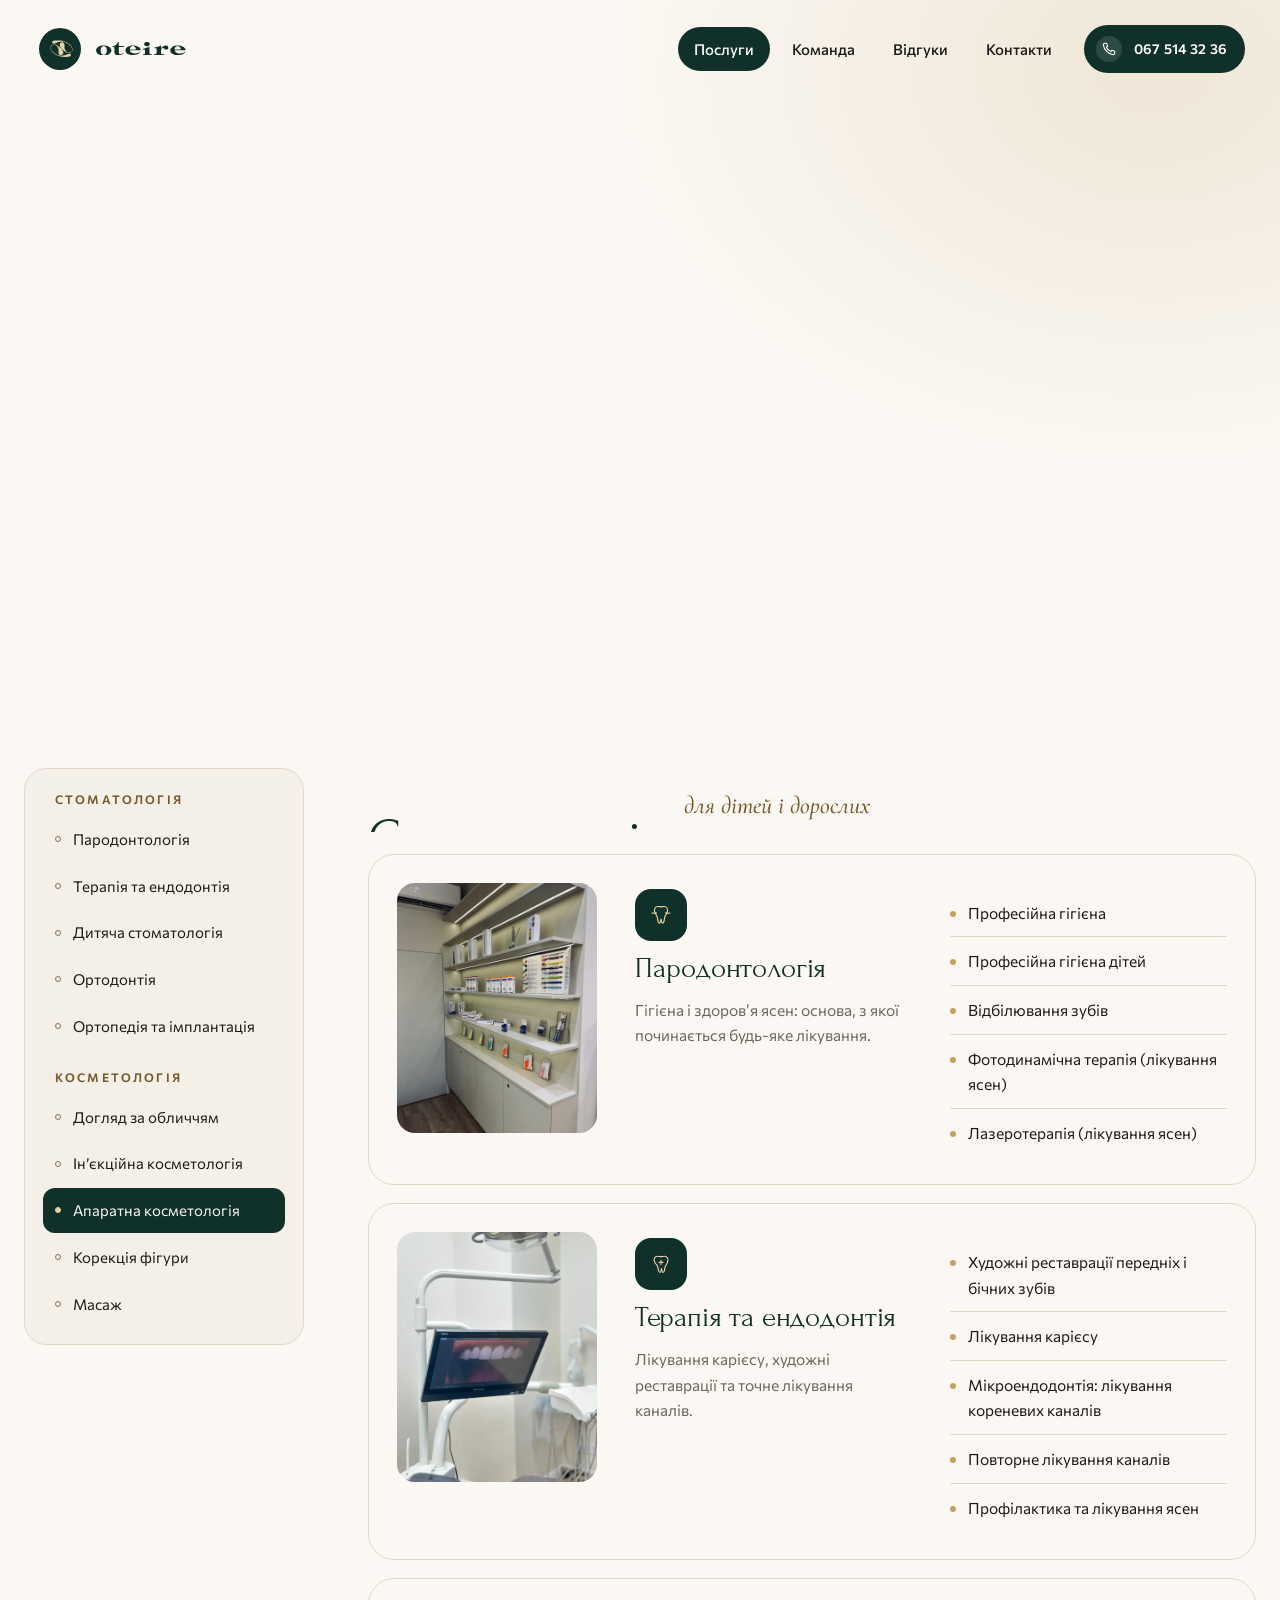
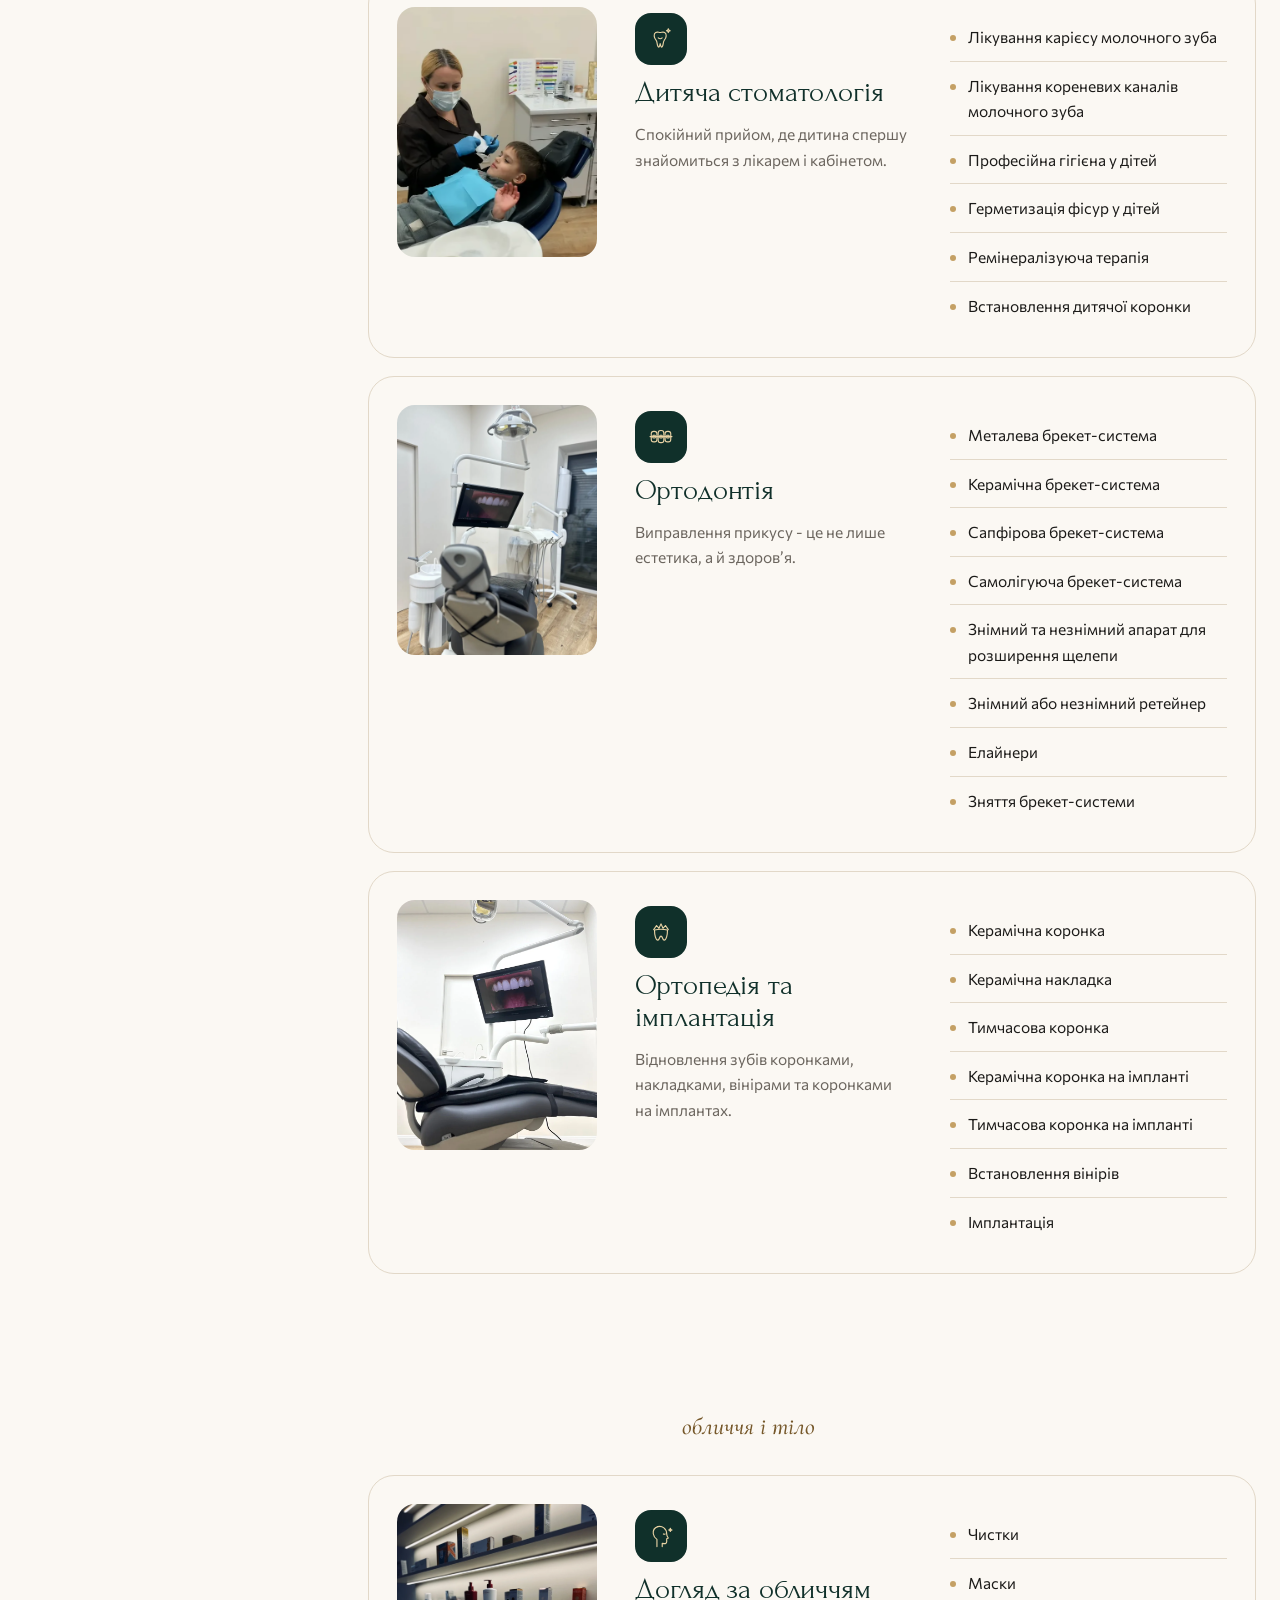
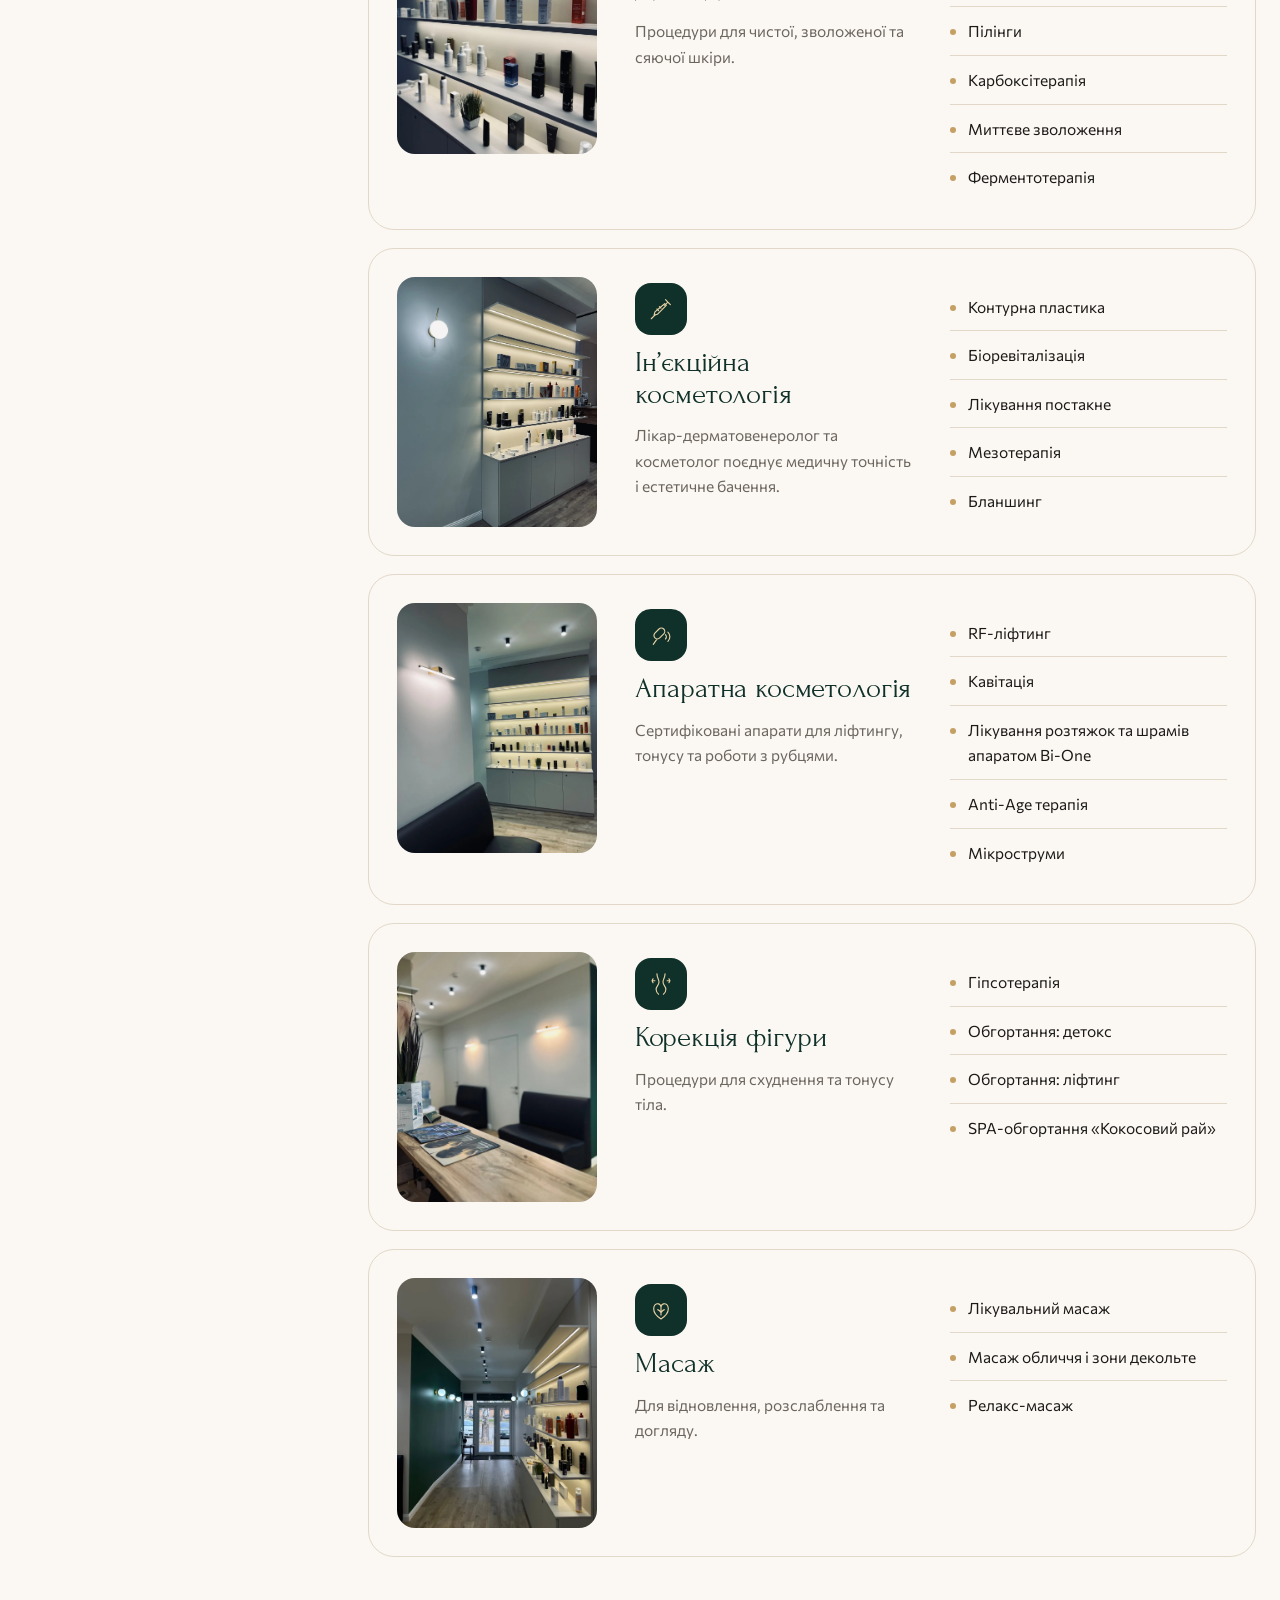
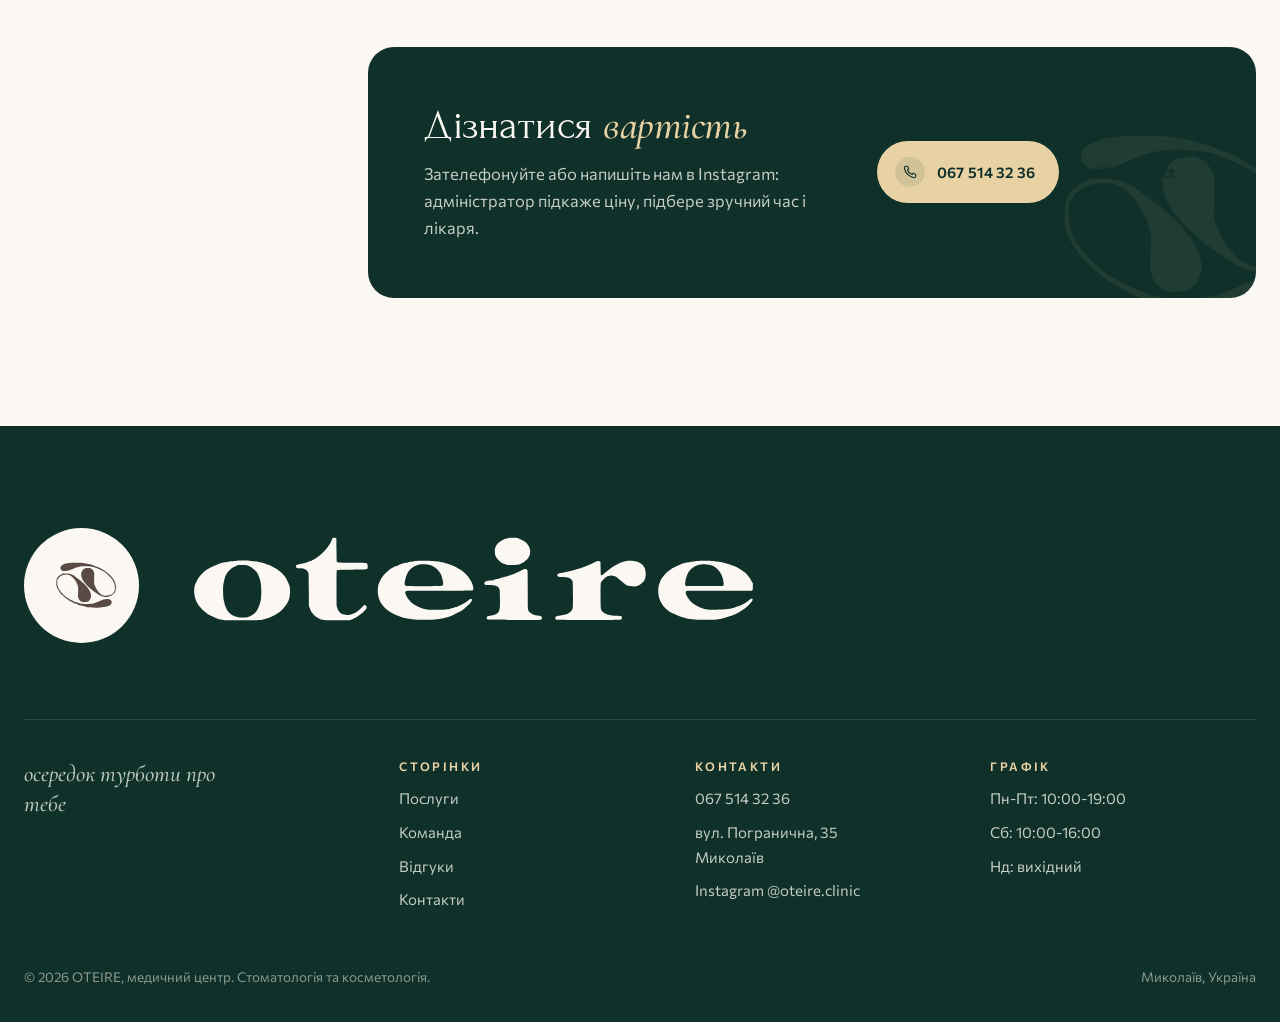
<file: poslugy.html>
<!doctype html>
<html lang="uk">
<head>
<meta charset="utf-8">
<meta name="viewport" content="width=device-width, initial-scale=1, viewport-fit=cover">
<meta name="robots" content="noindex, nofollow">
<title>Послуги - OTEIRE, стоматологія та косметологія у Миколаєві</title>
<meta name="description" content="Повний перелік послуг OTEIRE: пародонтологія, терапія, дитяча стоматологія, ортодонтія, ортопедія та імплантація, догляд за обличчям, ін’єкційна та апаратна косметологія, корекція фігури, масаж.">
<meta name="theme-color" content="#fbf8f3">
<meta property="og:type" content="website">
<meta property="og:locale" content="uk_UA">
<meta property="og:site_name" content="OTEIRE">
<meta property="og:title" content="Послуги - OTEIRE, стоматологія та косметологія у Миколаєві">
<meta property="og:description" content="Повний перелік послуг OTEIRE: пародонтологія, терапія, дитяча стоматологія, ортодонтія, ортопедія та імплантація, догляд за обличчям, ін’єкційна та апаратна косметологія, корекція фігури, масаж.">
<meta property="og:url" content="https://konkos-design.github.io/oteire-clinic/poslugy.html">
<meta property="og:image" content="https://konkos-design.github.io/oteire-clinic/img/og-image.jpg">
<meta property="og:image:width" content="1200">
<meta property="og:image:height" content="630">
<meta name="twitter:card" content="summary_large_image">
<meta name="twitter:title" content="Послуги - OTEIRE, стоматологія та косметологія у Миколаєві">
<meta name="twitter:description" content="Повний перелік послуг OTEIRE: пародонтологія, терапія, дитяча стоматологія, ортодонтія, ортопедія та імплантація, догляд за обличчям, ін’єкційна та апаратна косметологія, корекція фігури, масаж.">
<meta name="twitter:image" content="https://konkos-design.github.io/oteire-clinic/img/og-image.jpg">
<link rel="icon" href="favicon.ico" sizes="any">
<link rel="icon" href="img/favicon.svg" type="image/svg+xml">
<link rel="apple-touch-icon" href="img/apple-touch-icon.png">
<link rel="preload" href="fonts/forum-cyrillic-400-normal.woff2" as="font" type="font/woff2" crossorigin>
<link rel="preload" href="fonts/commissioner-cyrillic-wght-normal.woff2" as="font" type="font/woff2" crossorigin>
<script>(function(d){if(!matchMedia("(prefers-reduced-motion: reduce)").matches){d.classList.add("js-anim");setTimeout(function(){d.classList.remove("js-anim")},3500)}})(document.documentElement)</script>
<link rel="stylesheet" href="css/style.css">
</head>
<body>
<svg xmlns="http://www.w3.org/2000/svg" width="0" height="0" style="position:absolute" aria-hidden="true"><symbol id="emblem" viewBox="0 0 890 890"><path fill="currentColor" fill-rule="evenodd" d="M 323.5 172.0 C 307.1 173.3, 287.9 175.9, 275 178.5 C 268.6 179.7, 261.4 181.1, 259 181.4 C 241.8 183.9, 209.3 199.9, 200.5 210.1 C 191.0 221.2, 190.3 241.8, 199.0 254.0 C 201.8 257.9, 215.1 266.9, 220.6 268.6 C 229.3 271.2, 243.3 271.3, 259.9 269.0 C 289.6 264.8, 293.7 263.7, 318 253.1 C 342.3 242.5, 360.6 235.0, 378 228.4 C 408.8 216.7, 467.7 209.8, 505.5 213.4 C 515.9 214.4, 529.4 215.5, 535.5 216.0 C 555.4 217.5, 575.2 220.9, 586.0 224.7 C 589.0 225.8, 597.5 228.8, 605 231.4 C 612.4 234.0, 621.8 237.7, 626 239.7 C 630.1 241.6, 636.4 244.2, 640 245.4 C 648.3 248.4, 692.2 270.1, 697.5 273.8 C 699.7 275.4, 707.0 280.2, 713.7 284.5 C 721.0 289.1, 729.8 295.7, 735.2 300.9 C 751.2 315.8, 780.0 345.2, 785.8 352.4 C 796.7 366.0, 807.2 381.5, 809.0 386.5 C 809.9 389.2, 811.9 393.5, 813.3 396 C 814.8 398.4, 816.5 402.0, 817.1 404 C 817.7 405.9, 819.3 409.1, 820.7 411.1 C 822.3 413.5, 823.6 417.8, 824.5 423.6 C 825.3 428.5, 826.4 434.7, 827.0 437.5 C 828.4 444.6, 831.9 474.6, 831.9 480.1 C 831.9 482.9, 831.0 486.8, 829.5 490.2 C 828.1 493.1, 826.5 498.0, 826.0 500.9 C 825.4 504.0, 823.7 508.0, 821.9 510.4 C 820.3 512.6, 817.1 517.2, 814.9 520.6 C 808.8 530.0, 795.5 540.9, 787.6 543.0 C 785.3 543.6, 781.4 545.4, 778.9 547.0 C 774.8 549.6, 765.9 552.7, 751.5 556.5 C 746.4 557.8, 719.6 560.4, 710.5 560.4 C 706.8 560.4, 703.8 559.6, 699.5 557.3 C 696.2 555.6, 691.7 553.7, 689.5 553.0 C 674.5 548.2, 652.6 531.3, 637.3 512.7 C 622.4 494.5, 601.1 457.3, 596.1 440.8 C 595.0 437.1, 593.0 431.9, 591.6 429.3 C 587.4 420.8, 586.5 410.5, 587.5 377.7 C 589.0 326.3, 588.7 299.6, 586.6 291 C 579.9 264.5, 559.7 241.3, 538.4 235.5 C 528.8 232.9, 515.2 232.4, 504.1 234.3 C 498.8 235.2, 491.1 236.4, 487.0 237.0 C 474.3 238.8, 462.5 246.3, 454.5 257.8 C 452.8 260.2, 449.3 265.0, 446.8 268.6 C 436.2 283.3, 431.9 309.1, 436.8 328.5 C 437.9 332.9, 439.3 339.4, 440.0 343 C 441.2 349.8, 448.4 366.8, 452.9 373.5 C 454.4 375.7, 456.6 379.3, 457.8 381.6 C 468.4 402.6, 497.7 436.1, 531 465.5 C 538.4 472.0, 547.4 480.1, 551.0 483.4 C 554.6 486.7, 562.9 493.1, 569.6 497.6 C 576.3 502.1, 585.3 508.4, 589.8 511.6 C 594.2 514.8, 600.4 519.3, 603.6 521.5 C 606.8 523.8, 613.5 528.6, 618.5 532.2 C 623.5 535.8, 629.8 539.9, 632.5 541.2 C 635.2 542.6, 639.2 545.1, 641.3 546.8 C 643.4 548.5, 646.1 550.2, 647.3 550.5 C 648.5 550.9, 651.5 552.7, 654.0 554.5 C 658.6 557.9, 680.7 566.6, 695.4 570.9 C 702.4 573.0, 705.6 573.2, 723.9 573.3 L 744.5 573.5 752 570.2 C 756.1 568.4, 763.1 566.2, 767.5 565.3 C 780.7 562.6, 795.4 553.6, 815.6 535.9 C 828.1 524.9, 834.0 515.3, 836.4 502 C 837.2 497.3, 839.1 489.9, 840.5 485.5 C 851.2 452.4, 833.7 389.0, 804.2 354.3 C 798.6 347.6, 791.0 337.8, 786.5 331.3 C 783.3 326.7, 770.9 314.9, 751.1 297.5 C 747.6 294.5, 741.9 290.2, 738.6 288.0 C 729.5 282.1, 721.4 276.1, 714.8 270.2 C 711.5 267.3, 706.6 263.8, 703.8 262.4 C 699.1 260.0, 693.2 256.3, 682.5 249 C 676.0 244.6, 648.0 230.3, 642 228.4 C 638.9 227.4, 634.8 225.5, 632.8 224.2 C 630.7 222.9, 622.6 219.4, 614.8 216.4 C 606.9 213.5, 595.5 209.0, 589.5 206.6 C 572.7 199.8, 545.2 191.5, 528 188.0 C 519.4 186.3, 510.0 184.2, 507 183.5 C 503.9 182.7, 497 181.4, 491.5 180.5 C 486 179.6, 478.3 178.3, 474.5 177.5 C 462.7 175.2, 454.0 174.0, 441.3 173.0 C 424.9 171.7, 337.1 171.0, 323.5 172.0 M 228.5 299.1 C 216.3 301.9, 195.6 311.3, 187 317.9 C 185.0 319.4, 181.4 321.8, 179 323.2 C 171.1 327.8, 155.4 346.4, 152.4 354.7 C 151.5 357.3, 149.5 362.4, 148.1 366 C 143.9 376.8, 143.0 437.5, 146.9 444.9 C 147.4 445.8, 149.0 450.8, 150.4 456.0 C 153.6 467.4, 161.0 483.0, 169.4 496 C 172.8 501.2, 177.8 509.1, 180.4 513.5 C 183.1 517.9, 188.3 524.6, 192.0 528.5 C 195.7 532.3, 200.1 537.5, 201.8 540.1 C 203.5 542.6, 208.5 547.8, 213.0 551.6 C 217.4 555.4, 224.8 561.8, 229.3 566 C 240.7 576.4, 253.3 586.9, 257.2 589.2 C 259.0 590.3, 262.5 593.0, 265.0 595.3 C 267.5 597.6, 270.9 600.2, 272.5 601.1 C 274.1 602.0, 281.5 606.7, 289 611.5 C 302.4 620.2, 329.5 634.7, 336.7 637.0 C 338.7 637.7, 342.3 639.3, 344.5 640.6 C 346.7 641.8, 351.6 644.2, 355.5 645.8 C 359.3 647.4, 367.6 651.1, 374 654.0 C 380.3 656.8, 388.9 660.2, 393.0 661.5 C 397.2 662.7, 402.5 664.7, 404.9 665.9 C 407.2 667.1, 412.8 668.8, 417.3 669.6 C 421.8 670.5, 428.7 672.4, 432.6 674.0 C 440.7 677.2, 468.7 684.2, 480.5 685.9 C 484.9 686.6, 492.5 688.2, 497.5 689.5 C 509.1 692.6, 516.4 693.6, 538.5 694.9 C 548.4 695.6, 559.4 696.5, 563 697.1 C 575.8 699.1, 642.5 698.4, 659.8 696.0 C 668.3 694.9, 678.9 694, 683.4 694 C 696.5 694, 712.8 692.0, 721.1 689.3 C 725.3 688.0, 731.4 686.5, 734.6 685.9 C 741.0 684.8, 746.0 682.8, 765.5 673.4 C 787.1 663.0, 795.1 649.8, 791.9 629.9 C 789.2 613.2, 782.2 605.4, 765.0 599.8 C 755.8 596.9, 755.0 596.8, 744 597.4 C 708.8 599.4, 678.3 607.2, 659.0 619.0 C 656.5 620.5, 651.3 623.0, 647.5 624.4 C 643.6 625.9, 637.1 628.6, 633 630.5 C 620.6 636.1, 610.9 639.6, 602.5 641.4 C 598.1 642.4, 590.4 644.4, 585.4 646.0 C 576.2 648.8, 572.8 649.4, 546.5 652.9 C 507.4 658.0, 474.8 658.3, 449.5 653.6 C 442.3 652.3, 431.7 650.4, 426 649.4 C 414.1 647.5, 400.7 643.6, 387.5 638.3 C 382.5 636.3, 375.1 633.4, 371 631.9 C 353.5 625.7, 348.0 623.5, 341 620.0 C 336.8 617.9, 329.4 614.5, 324.5 612.4 C 319.5 610.3, 311 605.9, 305.5 602.6 C 300 599.4, 293.2 595.6, 290.5 594.2 C 278.5 588.2, 245.6 564.5, 238.1 556.6 C 235.5 553.9, 229.8 548.0, 225.3 543.6 C 217.3 535.5, 213.3 531.1, 201.2 516.8 C 176.1 487.0, 171.9 479.6, 161.1 445 C 156.6 430.7, 156 424.5, 156 397.8 L 156 373.2 159.4 368.7 C 161.3 366.2, 164.0 361.7, 165.3 358.8 C 172.5 342.4, 204.3 319.9, 225.0 316.5 C 229.7 315.7, 237.7 314.1, 242.9 313.0 C 254.8 310.4, 265.1 310.4, 277.5 313 C 282.8 314.1, 288.2 315, 289.4 315 C 297.3 315, 316.2 325.6, 331.2 338.5 C 338.1 344.5, 343.3 350.6, 355.5 366.8 C 377.7 396.4, 390.6 422.1, 398.4 452.5 C 400.7 461.6, 401.3 492.2, 399.5 516.4 C 396.5 558.7, 398.0 577.1, 405.9 594.2 C 412.4 608.2, 424.3 622.0, 433.4 626.0 C 455.0 635.6, 476.1 637.0, 501.6 630.6 C 520.0 625.9, 520.7 625.6, 530.3 613.6 C 548.6 590.9, 553.7 571.6, 549.0 543.7 C 547.6 535.8, 545.6 527.8, 543.9 524 C 542.4 520.4, 540.6 515.4, 539.9 513 C 539.3 510.5, 538.4 508.0, 538.0 507.5 C 537.5 506.9, 535.2 502.6, 532.7 498 C 523.5 480.2, 521.2 476.9, 495.5 444.8 C 483.1 429.3, 436.5 386.4, 418.5 373.8 C 414.6 371.1, 407.4 365.8, 402.5 361.9 C 397.5 358.0, 390.8 353.1, 387.5 351.0 C 384.2 348.9, 377.9 344.4, 373.5 341.0 C 351.0 323.6, 336.8 315.1, 319.1 308.3 C 304.3 302.6, 301.5 301.9, 290.7 301.0 C 284.5 300.4, 277.7 299.5, 275.5 299.0 C 270.5 297.8, 233.9 297.8, 228.5 299.1"/></symbol><symbol id="wordmark" viewBox="0 0 3024 528"><path fill="currentColor" fill-rule="evenodd" d="M 796 25.7 C 792.8 27.3, 792.2 28.3, 788.9 38 C 779.8 65.5, 741.8 107.8, 708 128.2 C 697.3 134.6, 679.1 144, 677.3 144 C 676.5 144, 672.3 145.3, 668.1 147.0 C 663.9 148.7, 655.3 151.2, 649.0 152.5 C 614.8 159.6, 610.5 161.1, 609.5 165.9 C 607.7 173.9, 614.0 177.9, 628 178.0 C 653.8 178.0, 668.0 186.4, 672.8 204.5 C 673.5 207.1, 674.0 235.9, 674.3 287.5 L 674.7 366.5 679.5 379.4 C 684.7 393.9, 686.0 396.2, 694.9 407.2 C 703.5 417.9, 712.5 425.1, 725.5 431.5 C 744.0 440.7, 741.3 440.4, 813 440.3 C 874.4 440.3, 875.6 440.2, 884.5 438.0 C 913.1 430.8, 964.2 391.6, 966.0 375.5 C 966.4 371.6, 965.9 370.3, 962.8 367.1 C 957.0 361.2, 953.7 362.3, 943.8 373.1 C 924.6 394.0, 906.4 405.7, 885.7 410.3 C 871.7 413.5, 865.5 413.6, 853.0 410.9 C 840.4 408.3, 835.6 405.6, 829.2 397.8 C 822.6 389.7, 819.6 383.6, 816.5 372.4 L 814.0 363.5 814.0 278.3 C 814.0 226.7, 814.3 192.1, 814.9 190.6 C 816.9 185.4, 815.3 185.5, 891.5 185 C 977.2 184.3, 971 185.6, 971 168.7 C 971 158.7, 969.8 154.7, 966.1 152.3 C 963.6 150.6, 959.0 150.4, 893.5 150 C 820.3 149.4, 820.5 149.4, 816.5 145.0 C 814.5 142.8, 814.4 140.9, 813.9 85.1 C 813.6 53.4, 813.3 27.3, 813.2 27.1 C 810.9 24.1, 800.8 23.3, 796 25.7 M 1683.6 25.0 C 1648.7 30.4, 1619.7 51.6, 1613.3 76.3 C 1611.7 82.3, 1611.6 101.5, 1613.0 107.8 C 1617.1 125.5, 1636.6 146.2, 1658 155.3 C 1672.0 161.2, 1680.7 162.4, 1706.6 161.7 C 1729.3 161.0, 1732.0 160.5, 1744.9 154.3 C 1767.7 143.4, 1785.2 124.7, 1788.8 107.2 C 1796.2 71.9, 1775.3 42.0, 1734 28.4 C 1722.8 24.7, 1722.0 24.6, 1706 24.4 C 1696.9 24.2, 1686.8 24.5, 1683.6 25.0 M 313.5 139.6 C 281.7 142.3, 265.9 144.4, 251 147.9 C 241.9 150.1, 232.9 152.1, 231 152.5 C 229.0 152.9, 224.3 154.5, 220.5 156.0 C 216.6 157.6, 206.9 161.4, 199 164.5 C 191.0 167.6, 181.8 171.8, 178.5 173.8 C 153.6 188.6, 153.6 188.6, 138.7 202.3 C 122.3 217.3, 113.4 230.7, 103.5 254.9 C 98.6 266.9, 98.3 268.0, 97.0 281 C 94.2 308.3, 101.0 336.4, 116.4 360.4 C 122.3 369.7, 138.9 387.9, 147.4 394.5 C 151.7 397.8, 157.1 402.1, 159.5 404.1 C 167.7 411.0, 211.6 432.2, 223 434.8 C 229.9 436.4, 243.8 438.7, 250.5 439.5 C 261.3 440.7, 423.6 440.3, 432.5 439.0 C 451.1 436.3, 483.0 425.0, 500.6 414.9 C 537.0 394.1, 559.8 369.6, 573.3 337.3 C 579.9 321.5, 581.7 282.6, 576.7 266.5 C 564.5 227.9, 547.0 204.4, 514 182.6 C 503.7 175.8, 475.3 161.8, 467 159.4 C 465.6 159.0, 461.3 157.4, 457.5 155.7 C 453.7 154.1, 445.4 151.7, 439.0 150.4 C 432.7 149.1, 425.0 147.3, 422 146.5 C 418.9 145.6, 408.1 144.0, 398 142.9 C 387.8 141.8, 375.6 140.5, 371 139.9 C 363.2 139.0, 322.9 138.8, 313.5 139.6 M 1221 140.4 C 1216.3 141.2, 1206.2 142.6, 1198.5 143.5 C 1190.8 144.4, 1180.9 146.0, 1176.5 147.1 C 1172.1 148.2, 1164 150.0, 1158.5 150.9 C 1148.9 152.6, 1139.5 156.0, 1120.9 164.5 C 1116.8 166.4, 1112.7 168.0, 1111.9 168.0 C 1109.5 168.0, 1088.8 178.9, 1083.5 183.0 C 1068.7 194.3, 1050.9 212.5, 1042.0 225.4 C 1034.8 235.8, 1025.6 257.2, 1023.5 268.2 C 1021.5 278.8, 1021.4 303.0, 1023.4 311.5 C 1024.1 314.8, 1025.7 321.7, 1026.8 326.9 C 1033.0 354.4, 1059.6 385.8, 1090.5 402.2 C 1097.1 405.7, 1104.0 409.2, 1106 409.9 C 1107.9 410.6, 1112.8 412.7, 1117 414.5 C 1152.4 430.3, 1184.7 436.0, 1246.5 437.5 C 1299.3 438.8, 1332.5 435.4, 1371.5 424.5 C 1391.9 418.8, 1438.9 396.0, 1452.2 385.3 C 1485.3 358.8, 1501.3 339.9, 1495.6 334.2 C 1492.2 330.8, 1485.0 333.1, 1479 339.5 C 1470.9 347.9, 1439.6 365.6, 1424.9 370.0 C 1420.8 371.2, 1416.2 372.8, 1414.7 373.6 C 1412.2 374.9, 1399.2 378.5, 1383 382.5 C 1366.2 386.6, 1292.3 388.5, 1270.6 385.3 C 1259.9 383.8, 1256.9 383.0, 1241.3 377.6 C 1222.5 371.1, 1192.6 353.3, 1186.0 344.7 C 1184.7 342.9, 1181.7 339.4, 1179.5 337 C 1171.1 327.8, 1160 306.4, 1160 299.4 C 1160 296.2, 1164.1 292.0, 1167.2 291.9 C 1168.4 291.9, 1242.8 291.7, 1332.5 291.5 C 1422.1 291.3, 1496.4 290.8, 1497.5 290.4 C 1504.2 287.9, 1504.9 284.8, 1502.4 270.5 C 1497.6 242.5, 1473.3 208.6, 1443.4 187.7 C 1428.3 177.2, 1402.3 164.4, 1384 158.5 C 1380.9 157.5, 1377.1 156.0, 1375.5 155.2 C 1373.9 154.4, 1366.5 152.4, 1359.0 150.9 C 1351.6 149.3, 1343.1 147.4, 1340.3 146.6 C 1337.5 145.8, 1329.8 144.6, 1323.3 144.0 C 1316.8 143.3, 1306.7 142.1, 1301 141.3 C 1286.0 139.1, 1232.6 138.5, 1221 140.4 M 2629.5 141.0 C 2610.5 143.5, 2593.1 146.3, 2581 148.8 C 2575.7 149.9, 2568.8 151.3, 2565.5 152.0 C 2562.2 152.6, 2557.5 154.1, 2555.0 155.4 C 2552.5 156.6, 2548.0 158.5, 2545 159.5 C 2536.2 162.3, 2508.2 176.1, 2499 182.1 C 2479.0 195.1, 2451.0 226.9, 2446.6 241.6 C 2445.8 244.3, 2444.0 248.9, 2442.5 251.8 C 2433.6 269.4, 2433.4 311.0, 2442.1 332.5 C 2448.4 347.7, 2450.5 351.8, 2456.0 360.0 C 2466.1 374.7, 2490.8 397.1, 2501.8 401.5 C 2505.4 402.9, 2508.9 404.5, 2509.5 405.0 C 2511.4 406.5, 2530.7 414.8, 2546 420.6 C 2579.1 433.2, 2612.8 437.4, 2681 437.4 C 2720.7 437.4, 2740.8 435.4, 2762 429.5 C 2766.6 428.2, 2772.9 426.6, 2776 425.9 C 2794.5 421.7, 2824.3 410.7, 2836 403.6 C 2863.0 387.2, 2864.6 386.1, 2878.3 375.6 C 2890.8 366.1, 2910.4 344.0, 2911.4 338.2 C 2912.2 333.9, 2909.9 330, 2906.5 330 C 2904.2 330, 2901.9 331.6, 2886.6 344 C 2876.4 352.2, 2848.9 366.9, 2838.9 369.5 C 2835.3 370.4, 2829.9 372.2, 2826.7 373.5 C 2802.3 383.4, 2767.6 387.5, 2714 386.7 C 2681.6 386.2, 2675.3 385.4, 2657.5 378.9 C 2620.6 365.6, 2595.7 346.5, 2581.8 320.8 C 2572.9 304.6, 2571.8 297.6, 2577.2 293.6 L 2580.0 291.5 2744.0 291.5 L 2907.9 291.5 2910.2 289.2 C 2912.4 287.0, 2912.5 286.2, 2912.5 270.1 L 2912.5 253.4 2907.0 243.9 C 2895.4 223.6, 2880.8 205.4, 2869.5 197.2 C 2866.7 195.2, 2860.2 190.4, 2855.0 186.5 C 2845.1 179.2, 2829.1 170.5, 2818 166.3 C 2801.4 160.0, 2784.6 154.6, 2775 152.3 C 2769.2 151.0, 2760.4 148.8, 2755.5 147.5 C 2747.4 145.3, 2736.6 143.6, 2712.5 140.8 C 2694.9 138.8, 2645.6 138.9, 2629.5 141.0 M 2270.5 141.9 C 2253.5 144.9, 2244.5 148.7, 2211.7 167.0 C 2200.5 173.2, 2169.0 197.7, 2161 206.4 C 2158.3 209.3, 2152.0 213, 2149.6 213 C 2145.8 213, 2145.5 210.6, 2145 177.9 L 2144.5 146.1 2142.0 143.5 C 2137.2 138.4, 2127.9 140.3, 2107.8 150.8 C 2101.4 154.2, 2093.7 157.8, 2090.8 159.0 C 2087.9 160.1, 2082.5 162.4, 2079 164.0 C 2068.1 168.8, 2054.5 173.8, 2046.2 176.0 C 2038.8 177.9, 2032.9 179.7, 2008.5 187.4 C 2002.4 189.3, 1995.7 191.1, 1993.5 191.5 C 1991.3 191.9, 1983.6 193.7, 1976.5 195.5 C 1969.3 197.4, 1959 199.4, 1953.5 200.0 C 1933.0 202.2, 1927 205.2, 1927 213.3 C 1927 220.3, 1932.6 222.7, 1946.7 221.6 C 1957.4 220.7, 1975.4 222.4, 1984.4 225.1 C 1992.5 227.5, 2001.5 235.5, 2003.9 242.5 C 2005.8 247.9, 2006.7 368.3, 2004.9 377.4 C 2002.3 390.6, 1995.5 399.0, 1981.3 406.3 C 1973.0 410.6, 1950.6 416.0, 1937.9 416.8 C 1921.0 417.9, 1916.8 420.3, 1916.8 428.5 C 1916.8 432.1, 1919.2 436.4, 1921.7 437.4 C 1924.8 438.6, 2241.2 438.2, 2245.7 437.0 C 2255.3 434.4, 2255.8 422.1, 2246.5 418.5 C 2245.4 418.1, 2235.0 417.3, 2223.5 416.9 C 2194.1 415.8, 2181.3 412.8, 2163.1 402.7 C 2152.3 396.7, 2149.2 392.6, 2146.5 380.8 C 2144.4 371.5, 2144.2 259.3, 2146.3 251.3 C 2148.5 242.6, 2170.0 221.0, 2179.8 217.5 C 2187.1 214.9, 2199.1 213.8, 2206.4 214.9 C 2220.3 217.2, 2227.7 221.8, 2249.3 241.9 C 2260.4 252.2, 2273.5 262.5, 2277.5 264.0 C 2279.0 264.5, 2286.5 266.2, 2294.3 267.6 C 2322.1 272.7, 2337.7 268.2, 2356.6 249.5 C 2365.1 241.1, 2367.0 237.5, 2370.5 223.8 C 2372.8 214.7, 2373.1 212.1, 2372.6 203 C 2371.2 176.2, 2362.4 161.0, 2341.8 149.7 C 2331.7 144.3, 2330.8 144.0, 2317.4 142.0 C 2300.4 139.5, 2284.1 139.5, 2270.5 141.9 M 1241 158.0 C 1227.9 159.4, 1223.3 160.6, 1212.5 165.6 C 1184.9 178.3, 1169.8 198.0, 1161.0 232.8 C 1155.5 254.7, 1155.7 262.0, 1162.3 266.0 C 1167.0 268.9, 1340.2 269.1, 1345.9 266.2 C 1353.1 262.6, 1353.5 257.4, 1348.3 234.6 C 1344.1 215.6, 1342.4 211.2, 1335.3 200.4 C 1324.1 183.3, 1316.2 175.8, 1300 167.2 C 1288.2 161.0, 1285.2 160.4, 1254 157.5 C 1251.5 157.3, 1245.6 157.5, 1241 158.0 M 2650 158.5 C 2636.5 160.2, 2634.2 160.9, 2622.9 166.9 C 2602.2 177.8, 2590.0 191.0, 2581.3 211.4 C 2576.4 223.2, 2572.2 240.3, 2571.3 253.0 C 2570.7 260.4, 2570.8 260.7, 2573.7 264.0 L 2576.8 267.5 2669.0 267.5 L 2761.1 267.5 2763.5 264.6 C 2767.1 260.5, 2766.2 250.5, 2760.0 226 C 2751.5 192.0, 2721.8 163.4, 2691.5 160.1 C 2671.1 157.8, 2663.0 157.0, 2661.8 157.1 C 2661.0 157.1, 2655.7 157.8, 2650 158.5 M 320 161.6 C 318.6 161.9, 311.8 164.3, 305 167.1 C 289.1 173.4, 280.7 179.6, 268.7 194.0 C 258.6 206.1, 253.8 215.0, 250.5 228.1 C 249.2 233.2, 247.2 241.1, 246.0 245.5 C 240.4 266.1, 241.0 322.8, 247.0 345.5 C 248.6 351.5, 249.9 357.3, 249.9 358.3 C 249.9 359.4, 251.5 363.6, 253.3 367.8 C 255.1 372.0, 257.4 377.6, 258.4 380.2 C 264.3 396.4, 281.2 412.1, 301.0 419.9 C 317.2 426.3, 326.4 427.5, 348.8 425.9 C 363.9 424.8, 364.7 424.7, 375.0 420.3 C 396.9 411.1, 407.9 401.1, 417.5 381.5 C 430.5 354.9, 433.9 339.6, 434.7 304.2 C 435.4 270.8, 433.0 248.4, 426.8 230 C 419.4 208.3, 414.0 198.8, 403.0 187.9 C 392.4 177.4, 382.8 170.3, 376.5 168.4 C 374.3 167.7, 369.5 165.9, 366 164.4 C 359.7 161.7, 358.8 161.6, 341 161.3 C 330.8 161.2, 321.3 161.3, 320 161.6 M 1758 182.6 C 1755.5 183.4, 1753.0 184.5, 1752.4 185.0 C 1750.2 186.8, 1726.3 198.3, 1721.1 200.1 C 1718.1 201.1, 1714.0 202.9, 1712.0 204.1 C 1706.5 207.3, 1667.0 220.5, 1653.5 223.6 C 1649.6 224.5, 1643.1 226.5, 1638.9 228.0 C 1634.7 229.5, 1627.5 231.5, 1622.8 232.4 C 1618.1 233.2, 1611.0 235.1, 1606.9 236.5 C 1602.3 238.1, 1595.3 239.4, 1588.5 240.0 C 1572.3 241.5, 1566.1 243.3, 1562.2 247.4 C 1557.4 252.5, 1558.1 257.4, 1563.9 260.4 C 1566.2 261.6, 1570.6 262, 1583.4 262 C 1615.0 262, 1630.7 268.4, 1635.6 283.2 C 1637.7 289.5, 1638.8 355.8, 1637.1 375.6 C 1635.6 393.8, 1630.0 402.9, 1616.2 409.8 C 1610.0 412.9, 1594.4 417, 1588.6 417 C 1577.4 417, 1571 420.9, 1571 427.7 C 1571 432.2, 1572.3 434.6, 1576.2 436.6 C 1580.6 438.9, 1836.7 439.4, 1843.2 437.1 C 1850.2 434.6, 1852.1 427.7, 1847.4 422.1 C 1844.3 418.3, 1840.9 417.2, 1829 416.0 C 1823.7 415.4, 1818.1 414.6, 1816.5 414.1 C 1800.2 409.2, 1786.3 400.5, 1782.3 392.7 C 1778.2 384.5, 1778.1 381.2, 1777.9 285.3 C 1777.9 232.0, 1777.4 190.9, 1776.9 188.9 C 1775.1 181.8, 1767.3 179.2, 1758 182.6"/></symbol></svg>
<header class="hdr">
  <div class="hdr__in">
    <a class="brand" href="index.html" aria-label="OTEIRE, на головну"><span class="brand__mark"><svg class="" aria-hidden="true"><use href="#emblem"/></svg></span><svg class="brand__word" viewBox="0 0 3024 528" aria-hidden="true"><use href="#wordmark"/></svg></a>
    <nav class="nav" aria-label="Головне меню">
      <a href="poslugy.html" aria-current="page">Послуги</a><a href="komanda.html">Команда</a><a href="index.html#vidguky">Відгуки</a><a href="kontakty.html">Контакти</a>
      <a class="btn" href="tel:+380675143236"><span class="bi"><svg viewBox="0 0 24 24" fill="none" stroke="currentColor" stroke-width="1.6" stroke-linecap="round" stroke-linejoin="round"><path d="M5.5 3.5h3l1.6 4.2-2 1.3a11 11 0 0 0 6.9 6.9l1.3-2 4.2 1.6v3a2 2 0 0 1-2.2 2A17.5 17.5 0 0 1 3.5 5.7a2 2 0 0 1 2-2.2Z"/></svg></span><span>067 514 32 36</span></a>
      <button class="burger" aria-label="Меню" aria-expanded="false"><span></span><span></span></button>
    </nav>
  </div>
</header>
<nav class="mmenu" aria-label="Мобільне меню">
  <a class="mlink" href="index.html"><small>01</small>Головна</a><a class="mlink" href="poslugy.html"><small>02</small>Послуги</a><a class="mlink" href="komanda.html"><small>03</small>Команда</a><a class="mlink" href="index.html#vidguky"><small>04</small>Відгуки</a><a class="mlink" href="kontakty.html"><small>05</small>Контакти</a>
  <div class="mmenu__foot">
    <p>вул. Погранична, 35, Миколаїв</p>
    <a class="btn btn--gold" href="tel:+380675143236"><span class="bi"><svg viewBox="0 0 24 24" fill="none" stroke="currentColor" stroke-width="1.6" stroke-linecap="round" stroke-linejoin="round"><path d="M5.5 3.5h3l1.6 4.2-2 1.3a11 11 0 0 0 6.9 6.9l1.3-2 4.2 1.6v3a2 2 0 0 1-2.2 2A17.5 17.5 0 0 1 3.5 5.7a2 2 0 0 1 2-2.2Z"/></svg></span><span>Зателефонувати</span></a>
    <a class="btn btn--line" style="--fg:var(--ivory);border-color:rgba(251,248,243,.3)" href="https://www.instagram.com/oteire.clinic/" target="_blank" rel="noopener"><span class="bi"><svg viewBox="0 0 24 24" fill="none" stroke="currentColor" stroke-width="1.6"><rect x="3.5" y="3.5" width="17" height="17" rx="5"/><circle cx="12" cy="12" r="4"/><circle cx="17.2" cy="6.8" r=".9" fill="currentColor" stroke="none"/></svg></span><span>Instagram</span></a>
  </div>
</nav>
<main><section class="page-hero">
  <div class="page-hero__in">
    <div>
      <div class="crumbs rv0"><a href="index.html">Головна</a><span>/</span><span>Послуги</span></div>
      <h1><span class="ln"><span>Послуги</span></span><span class="ln"><span><span class="em">клініки</span></span></span></h1>
      <p class="lead rv0">Повний перелік того, що ми робимо. Вартість лікування залежить від клінічної ситуації, тому ми розраховуємо її індивідуально після консультації.</p>
    </div>
    <div class="page-hero__img rv0"><img src="img/cabinet-3.webp" alt="Стоматологічний кабінет" data-par="8" style="height:112%"></div>
  </div>
</section><section class="sec" style="padding-top:clamp(40px,5vw,70px)">
  <div class="wrap svc-layout">
    <nav class="svc-nav" aria-label="Розділи послуг"><div class="svc-nav__t">Стоматологія</div><a href="#parodontologiya">Пародонтологія</a><a href="#terapiya">Терапія та ендодонтія</a><a href="#dytyacha">Дитяча стоматологія</a><a href="#ortodontiya">Ортодонтія</a><a href="#ortopediya">Ортопедія та імплантація</a><div class="svc-nav__t">Косметологія</div><a href="#doglyad">Догляд за обличчям</a><a href="#kosmetologiya">Ін’єкційна косметологія</a><a href="#aparatna">Апаратна косметологія</a><a href="#fihura">Корекція фігури</a><a href="#masazh">Масаж</a></nav>
    <div>
      <div class="grp"><div class="grp-title"><h2 class="split">Стоматологія</h2><span>для дітей і дорослих</span></div><article class="svc rv" id="parodontologiya">
        <div class="svc__img"><img src="img/brushes-2.webp" alt="Пародонтологія" loading="lazy"></div>
        <div class="svc__head"><span class="svc__ic"><svg viewBox="0 0 32 32" fill="none" stroke="currentColor" stroke-width="1.4" stroke-linecap="round" stroke-linejoin="round"><path d="M10 6c2.2-1.3 4 0 6 0s3.8-1.3 6 0c3 1.8 2.6 7-.4 10.6-1 1.2-1.3 3-1.6 5.4-.3 2.4-1.6 4-2.4 4s-1-2.6-1.6-5c-.6 2.4-.8 5-1.6 5s-2.1-1.6-2.4-4c-.3-2.4-.6-4.2-1.6-5.4C7.4 13 7 7.8 10 6Z"/><path d="M5 13.5c2 1.4 3.6-1 5.5 0M21.5 13.5c1.9-1 3.5 1.4 5.5 0"/></svg></span><h3>Пародонтологія</h3><p>Гігієна і здоров’я ясен: основа, з якої починається будь-яке лікування.</p></div>
        <ul><li>Професійна гігієна</li><li>Професійна гігієна дітей</li><li>Відбілювання зубів</li><li>Фотодинамічна терапія (лікування ясен)</li><li>Лазеротерапія (лікування ясен)</li></ul>
      </article><article class="svc rv" id="terapiya">
        <div class="svc__img"><img src="img/screen.webp" alt="Терапія та ендодонтія" loading="lazy"></div>
        <div class="svc__head"><span class="svc__ic"><svg viewBox="0 0 32 32" fill="none" stroke="currentColor" stroke-width="1.4" stroke-linecap="round" stroke-linejoin="round"><path d="M9.5 7c2.2-1.2 4 0 6.5 0s4.3-1.2 6.5 0c3 1.7 2.6 6.8-.4 10.3-1 1.2-1.3 2.9-1.6 5.3-.3 2.3-1.5 3.9-2.3 3.9s-1-2.5-1.7-4.8c-.6 2.3-.8 4.8-1.6 4.8s-2-1.6-2.3-3.9c-.3-2.4-.6-4.1-1.6-5.3C6.9 13.8 6.5 8.7 9.5 7Z"/><path d="M16 11.5v5M13.5 14h5"/></svg></span><h3>Терапія та ендодонтія</h3><p>Лікування карієсу, художні реставрації та точне лікування каналів.</p></div>
        <ul><li>Художні реставрації передніх і бічних зубів</li><li>Лікування карієсу</li><li>Мікроендодонтія: лікування кореневих каналів</li><li>Повторне лікування каналів</li><li>Профілактика та лікування ясен</li></ul>
      </article><article class="svc rv" id="dytyacha">
        <div class="svc__img"><img src="img/kid.webp" alt="Дитяча стоматологія" loading="lazy"></div>
        <div class="svc__head"><span class="svc__ic"><svg viewBox="0 0 32 32" fill="none" stroke="currentColor" stroke-width="1.4" stroke-linecap="round" stroke-linejoin="round"><path d="M9.5 8c2-1.1 3.6 0 5.5 0s3.5-1.1 5.5 0c2.8 1.6 2.4 6.3-.4 9.5-.9 1.1-1.2 2.7-1.5 4.9-.3 2.1-1.4 3.6-2.1 3.6s-.9-2.3-1.5-4.4c-.6 2.1-.8 4.4-1.5 4.4s-1.8-1.5-2.1-3.6c-.3-2.2-.6-3.8-1.5-4.9C7.1 14.3 6.7 9.6 9.5 8Z"/><path d="M12.6 14.6c1.4 1.3 3.4 1.3 4.8 0"/><path d="M25 3.5l.7 1.6 1.6.7-1.6.7L25 8.1l-.7-1.6-1.6-.7 1.6-.7Z"/></svg></span><h3>Дитяча стоматологія</h3><p>Спокійний прийом, де дитина спершу знайомиться з лікарем і кабінетом.</p></div>
        <ul><li>Лікування карієсу молочного зуба</li><li>Лікування кореневих каналів молочного зуба</li><li>Професійна гігієна у дітей</li><li>Герметизація фісур у дітей</li><li>Ремінералізуюча терапія</li><li>Встановлення дитячої коронки</li></ul>
      </article><article class="svc rv" id="ortodontiya">
        <div class="svc__img"><img src="img/cabinet-3.webp" alt="Ортодонтія" loading="lazy"></div>
        <div class="svc__head"><span class="svc__ic"><svg viewBox="0 0 32 32" fill="none" stroke="currentColor" stroke-width="1.4" stroke-linecap="round" stroke-linejoin="round"><rect x="4" y="9" width="7" height="13" rx="3"/><rect x="12.5" y="8" width="7" height="15" rx="3"/><rect x="21" y="9" width="7" height="13" rx="3"/><path d="M2.5 15.5h27"/><rect x="6" y="13.8" width="3" height="3.4" rx=".6"/><rect x="14.5" y="13.8" width="3" height="3.4" rx=".6"/><rect x="23" y="13.8" width="3" height="3.4" rx=".6"/></svg></span><h3>Ортодонтія</h3><p>Виправлення прикусу - це не лише естетика, а й здоров’я.</p></div>
        <ul><li>Металева брекет-система</li><li>Керамічна брекет-система</li><li>Сапфірова брекет-система</li><li>Самолігуюча брекет-система</li><li>Знімний та незнімний апарат для розширення щелепи</li><li>Знімний або незнімний ретейнер</li><li>Елайнери</li><li>Зняття брекет-системи</li></ul>
      </article><article class="svc rv" id="ortopediya">
        <div class="svc__img"><img src="img/cabinet-wide.webp" alt="Ортопедія та імплантація" loading="lazy"></div>
        <div class="svc__head"><span class="svc__ic"><svg viewBox="0 0 32 32" fill="none" stroke="currentColor" stroke-width="1.4" stroke-linecap="round" stroke-linejoin="round"><path d="M7 13l3.5-5 3 3.5L16 6l2.5 5.5 3-3.5L25 13"/><path d="M8 13.5c0 6 1.5 12.5 4 12.5s1.8-5 4-5 1.5 5 4 5 4-6.5 4-12.5c-5.3-1.2-10.7-1.2-16 0Z"/></svg></span><h3>Ортопедія та імплантація</h3><p>Відновлення зубів коронками, накладками, вінірами та коронками на імплантах.</p></div>
        <ul><li>Керамічна коронка</li><li>Керамічна накладка</li><li>Тимчасова коронка</li><li>Керамічна коронка на імпланті</li><li>Тимчасова коронка на імпланті</li><li>Встановлення вінірів</li><li>Імплантація</li></ul>
      </article></div>
      <div class="grp"><div class="grp-title"><h2 class="split">Косметологія</h2><span>обличчя і тіло</span></div><article class="svc rv" id="doglyad">
        <div class="svc__img"><img src="img/shelves.webp" alt="Догляд за обличчям" loading="lazy"></div>
        <div class="svc__head"><span class="svc__ic"><svg viewBox="0 0 32 32" fill="none" stroke="currentColor" stroke-width="1.4" stroke-linecap="round" stroke-linejoin="round"><path d="M12 4.5c5.5-1.5 11 2.5 11 9 0 2 .4 3 2 5l-2 1v3.5c0 1.6-1.4 2.6-3 2.4l-2.5-.3V29"/><path d="M12 4.5C8 5.8 6 9.4 6.5 13.2c.4 3.2 2.3 5.4 4.5 7V29"/><path d="M19 13.5c.6.4 1.4.4 2 0"/><path d="M27.5 6.5l.6 1.4 1.4.6-1.4.6-.6 1.4-.6-1.4-1.4-.6 1.4-.6Z"/></svg></span><h3>Догляд за обличчям</h3><p>Процедури для чистої, зволоженої та сяючої шкіри.</p></div>
        <ul><li>Чистки</li><li>Маски</li><li>Пілінги</li><li>Карбоксітерапія</li><li>Миттєве зволоження</li><li>Ферментотерапія</li></ul>
      </article><article class="svc rv" id="kosmetologiya">
        <div class="svc__img"><img src="img/shelves-2.webp" alt="Ін’єкційна косметологія" loading="lazy"></div>
        <div class="svc__head"><span class="svc__ic"><svg viewBox="0 0 32 32" fill="none" stroke="currentColor" stroke-width="1.4" stroke-linecap="round" stroke-linejoin="round"><path d="M21.5 4.5l6 6M24.5 7.5l-4 4"/><path d="M20.5 9.5l2 2-11 11-4 1 1-4Z"/><path d="M8.5 23.5 4 28M14 13l2 2M11 16l2 2"/></svg></span><h3>Ін’єкційна косметологія</h3><p>Лікар-дерматовенеролог та косметолог поєднує медичну точність і естетичне бачення.</p></div>
        <ul><li>Контурна пластика</li><li>Біоревіталізація</li><li>Лікування постакне</li><li>Мезотерапія</li><li>Бланшинг</li></ul>
      </article><article class="svc rv" id="aparatna">
        <div class="svc__img"><img src="img/shelves-3.webp" alt="Апаратна косметологія" loading="lazy"></div>
        <div class="svc__head"><span class="svc__ic"><svg viewBox="0 0 32 32" fill="none" stroke="currentColor" stroke-width="1.4" stroke-linecap="round" stroke-linejoin="round"><path d="M11 21l-4.5 6.5M8.5 19.5c-1.6-1.6-1.6-4.3 0-5.9l5-5c1.6-1.6 4.3-1.6 5.9 0s1.6 4.3 0 5.9l-5 5c-1.6 1.6-4.3 1.6-5.9 0Z"/><path d="M21.5 15.5c1.5 1.5 1.5 3.9 0 5.4M24.5 12.5c3.2 3.2 3.2 8.3 0 11.4"/></svg></span><h3>Апаратна косметологія</h3><p>Сертифіковані апарати для ліфтингу, тонусу та роботи з рубцями.</p></div>
        <ul><li>RF-ліфтинг</li><li>Кавітація</li><li>Лікування розтяжок та шрамів апаратом Bi-One</li><li>Anti-Age терапія</li><li>Мікроструми</li></ul>
      </article><article class="svc rv" id="fihura">
        <div class="svc__img"><img src="img/lounge.webp" alt="Корекція фігури" loading="lazy"></div>
        <div class="svc__head"><span class="svc__ic"><svg viewBox="0 0 32 32" fill="none" stroke="currentColor" stroke-width="1.4" stroke-linecap="round" stroke-linejoin="round"><path d="M11 3.5c0 5 2.5 6 2.5 10S10 19 10 22.5c0 3 1.5 5 3 6M21 3.5c0 5-2.5 6-2.5 10S22 19 22 22.5c0 3-1.5 5-3 6"/><path d="M5 12h3.5M23.5 12H27M6.2 9.6l-1.2 2.4 1.2 2.4M25.8 9.6l1.2 2.4-1.2 2.4"/></svg></span><h3>Корекція фігури</h3><p>Процедури для схуднення та тонусу тіла.</p></div>
        <ul><li>Гіпсотерапія</li><li>Обгортання: детокс</li><li>Обгортання: ліфтинг</li><li>SPA-обгортання «Кокосовий рай»</li></ul>
      </article><article class="svc rv" id="masazh">
        <div class="svc__img"><img src="img/hall.webp" alt="Масаж" loading="lazy"></div>
        <div class="svc__head"><span class="svc__ic"><svg viewBox="0 0 32 32" fill="none" stroke="currentColor" stroke-width="1.4" stroke-linecap="round" stroke-linejoin="round"><path d="M16 27c-5-3-9-7-9-12.5C7 10 10 7.5 13 8.5c1.5.5 2.5 1.6 3 3 .5-1.4 1.5-2.5 3-3 3-1 6 1.5 6 6C25 20 21 24 16 27Z"/><path d="M16 11.5V22M12 15.5c1.5.5 3 2 4 4M20 15.5c-1.5.5-3 2-4 4"/></svg></span><h3>Масаж</h3><p>Для відновлення, розслаблення та догляду.</p></div>
        <ul><li>Лікувальний масаж</li><li>Масаж обличчя і зони декольте</li><li>Релакс-масаж</li></ul>
      </article></div>
      <div class="price-note rv">
        <svg class="mkbg" aria-hidden="true"><use href="#emblem"/></svg>
        <div><h3>Дізнатися <span class="em">вартість</span></h3><p>Зателефонуйте або напишіть нам в Instagram: адміністратор підкаже ціну, підбере зручний час і лікаря.</p></div>
        <div class="cta-row"><a class="btn btn--gold" href="tel:+380675143236"><span class="bi"><svg viewBox="0 0 24 24" fill="none" stroke="currentColor" stroke-width="1.6" stroke-linecap="round" stroke-linejoin="round"><path d="M5.5 3.5h3l1.6 4.2-2 1.3a11 11 0 0 0 6.9 6.9l1.3-2 4.2 1.6v3a2 2 0 0 1-2.2 2A17.5 17.5 0 0 1 3.5 5.7a2 2 0 0 1 2-2.2Z"/></svg></span><span>067 514 32 36</span></a><a class="btn btn--line" href="https://www.instagram.com/oteire.clinic/" target="_blank" rel="noopener"><span class="bi"><svg viewBox="0 0 24 24" fill="none" stroke="currentColor" stroke-width="1.6"><rect x="3.5" y="3.5" width="17" height="17" rx="5"/><circle cx="12" cy="12" r="4"/><circle cx="17.2" cy="6.8" r=".9" fill="currentColor" stroke="none"/></svg></span><span>Direct</span></a></div>
      </div>
    </div>
  </div>
</section>
</main>
<footer class="ftr">
  <div class="wrap">
    <div class="ftr__big rv"><span class="m"><svg class="" aria-hidden="true"><use href="#emblem"/></svg></span><svg class="w" viewBox="0 0 3024 528" aria-hidden="true"><use href="#wordmark"/></svg></div>
    <div class="ftr__grid">
      <div><p class="tagline">осередок турботи про тебе</p></div>
      <div><h4>Сторінки</h4><ul><li><a href="poslugy.html">Послуги</a></li><li><a href="komanda.html">Команда</a></li><li><a href="index.html#vidguky">Відгуки</a></li><li><a href="kontakty.html">Контакти</a></li></ul></div>
      <div><h4>Контакти</h4><ul><li><a href="tel:+380675143236">067 514 32 36</a></li><li><a href="https://www.google.com/maps/search/?api=1&query=%D0%A1%D1%82%D0%BE%D0%BC%D0%B0%D1%82%D0%BE%D0%BB%D0%BE%D0%B3%D1%96%D1%8F+%D0%9C%D0%B8%D0%BA%D0%BE%D0%BB%D0%B0%D1%97%D0%B2+OTEIRE+%D0%9F%D0%BE%D0%B3%D1%80%D0%B0%D0%BD%D0%B8%D1%87%D0%BD%D0%B0+35" target="_blank" rel="noopener">вул. Погранична, 35<br>Миколаїв</a></li><li><a href="https://www.instagram.com/oteire.clinic/" target="_blank" rel="noopener">Instagram @oteire.clinic</a></li></ul></div>
      <div><h4>Графік</h4><ul><li>Пн-Пт: 10:00-19:00</li><li>Сб: 10:00-16:00</li><li>Нд: вихідний</li></ul></div>
    </div>
    <div class="ftr__bottom"><span>&copy; <span data-year>2026</span> OTEIRE, медичний центр. Стоматологія та косметологія.</span><span>Миколаїв, Україна</span></div>
  </div>
</footer>
<script src="js/gsap.min.js" defer></script>
<script src="js/ScrollTrigger.min.js" defer></script>
<script src="js/SplitText.min.js" defer></script>
<script src="js/main.js" defer></script>
</body>
</html>
</file>
<file: css/style.css>
@font-face{font-family:"Forum";src:url(../fonts/forum-cyrillic-400-normal.woff2) format("woff2");unicode-range:U+0301,U+0400-045F,U+0490-0491,U+04B0-04B1,U+2116;font-display:swap}
@font-face{font-family:"Forum";src:url(../fonts/forum-latin-400-normal.woff2) format("woff2");unicode-range:U+0000-00FF,U+0131,U+0152-0153,U+02BB-02BC,U+02C6,U+02DA,U+02DC,U+2000-206F,U+2074,U+20AC,U+2122,U+2191,U+2193,U+2212,U+2215,U+FEFF,U+FFFD;font-display:swap}
@font-face{font-family:"Commissioner";src:url(../fonts/commissioner-cyrillic-wght-normal.woff2) format("woff2-variations");font-weight:100 900;unicode-range:U+0301,U+0400-045F,U+0490-0491,U+04B0-04B1,U+2116;font-display:swap}
@font-face{font-family:"Commissioner";src:url(../fonts/commissioner-latin-wght-normal.woff2) format("woff2-variations");font-weight:100 900;unicode-range:U+0000-00FF,U+0131,U+0152-0153,U+02BB-02BC,U+02C6,U+02DA,U+02DC,U+2000-206F,U+2074,U+20AC,U+2122,U+2191,U+2193,U+2212,U+2215,U+FEFF,U+FFFD;font-display:swap}
@font-face{font-family:"Cormorant";font-style:italic;font-weight:500;src:url(../fonts/cormorant-garamond-cyrillic-500-italic.woff2) format("woff2");unicode-range:U+0301,U+0400-045F,U+0490-0491,U+04B0-04B1,U+2116;font-display:swap}
@font-face{font-family:"Cormorant";font-style:italic;font-weight:500;src:url(../fonts/cormorant-garamond-latin-500-italic.woff2) format("woff2");unicode-range:U+0000-00FF,U+2000-206F;font-display:swap}

:root{
  --ivory:#fbf8f3;--paper:#f4efe7;--sand:#e8dfd1;--line:#e2d8c8;
  --forest:#10302a;--forest-2:#173a33;--emerald:#2c5646;--moss:#7a9384;--sage:#b9c6b9;
  --clay:#5a4a45;--clay-2:#87705f;--gold:#c4a064;--gold-l:#e8d2a4;--gold-d:#76582a;
  --ink:#1b1a18;--muted:#6b655e;
  --serif:"Forum",Georgia,serif;--acc:"Cormorant",Georgia,serif;--sans:"Commissioner",system-ui,sans-serif;
  --ease:cubic-bezier(.22,1,.36,1);--io:cubic-bezier(.65,0,.35,1);
  --wrap:min(1280px,100% - 48px);--gap:clamp(84px,10vw,140px);--r:26px;
  --sh:0 30px 60px -32px rgba(16,48,42,.38),0 12px 24px -16px rgba(16,48,42,.18);
}
*,*::before,*::after{box-sizing:border-box}
html{-webkit-text-size-adjust:100%}
body{margin:0;background:var(--ivory);color:var(--ink);font:400 16.5px/1.65 var(--sans);-webkit-font-smoothing:antialiased;overflow-x:hidden}
img{display:block;max-width:100%;height:auto}
a{color:inherit;text-decoration:none}
button{font:inherit;color:inherit;background:none;border:0;cursor:pointer;padding:0}
h1,h2,h3{font-family:var(--serif);font-weight:400;line-height:1.08;margin:0;letter-spacing:-.005em}
p{margin:0}
::selection{background:var(--gold-l);color:var(--forest)}
:focus-visible{outline:2px solid var(--gold);outline-offset:3px;border-radius:6px}
.wrap{width:var(--wrap);margin-inline:auto}
.em{font-family:var(--acc);font-style:italic;font-weight:500;letter-spacing:-.01em;color:var(--emerald)}
.dark .em,.on-dark .em,.braces .em,.vcard .em,.score .em,.price-note .em{color:var(--gold-l)}
.tag{display:inline-flex;align-items:center;gap:10px;padding:8px 16px 8px 10px;border-radius:999px;background:rgba(255,255,255,.7);border:1px solid var(--line);font:600 12px/1 var(--sans);letter-spacing:.16em;text-transform:uppercase;color:var(--clay)}
.tag i{width:20px;height:20px;border-radius:50%;background:var(--forest);display:grid;place-items:center}
.tag i::after{content:"";width:6px;height:6px;border-radius:50%;background:var(--gold-l);box-shadow:0 0 8px var(--gold-l)}
.dark .tag{background:rgba(255,255,255,.06);border-color:rgba(232,210,164,.22);color:var(--gold-l)}
.h2{font-size:clamp(34px,4.3vw,60px)}
.h2 .em{font-size:1.08em}
.lead{font-size:clamp(16.5px,1.2vw,18px);color:var(--muted);max-width:54ch}
.dark{background:var(--forest);color:var(--ivory)}
.dark .lead{color:#c3cdc4}
section{position:relative}
.sec{padding:var(--gap) 0}
.head{display:flex;flex-wrap:wrap;align-items:flex-end;justify-content:space-between;gap:24px 60px;margin-bottom:clamp(40px,5vw,64px)}
.head__t{display:grid;gap:18px;max-width:720px;justify-items:start}
.head.center{justify-content:center;text-align:center}
.head.center .head__t{justify-items:center}

/* buttons */
.btn{--bg:var(--forest);--fg:var(--ivory);--hv:var(--gold-l);--hf:var(--forest);position:relative;display:inline-flex;align-items:center;justify-content:center;gap:12px;padding:15px 24px 15px 18px;border-radius:999px;background:var(--bg);color:var(--fg);font:600 15px/1 var(--sans);letter-spacing:.01em;overflow:hidden;isolation:isolate;white-space:nowrap;transition:color .45s var(--ease),transform .5s var(--ease),box-shadow .5s var(--ease)}
.btn::before{content:"";position:absolute;left:50%;top:100%;width:140%;aspect-ratio:1;border-radius:50%;background:var(--hv);z-index:-1;transform:translate(-50%,0) scale(.2);transition:transform .65s var(--ease),top .65s var(--ease)}
.btn:hover{color:var(--hf);transform:translateY(-2px);box-shadow:0 18px 34px -16px rgba(16,48,42,.55)}
.btn:hover::before{top:-20%;transform:translate(-50%,0) scale(1)}
.btn .bi{width:30px;height:30px;border-radius:50%;display:grid;place-items:center;background:rgba(255,255,255,.12);transition:transform .6s var(--ease),background .4s}
.btn:hover .bi{transform:rotate(-20deg);background:rgba(16,48,42,.1)}
.btn svg{width:16px;height:16px}
.btn--gold{--bg:var(--gold-l);--fg:var(--forest);--hv:var(--forest);--hf:var(--ivory)}
.btn--gold .bi{background:rgba(16,48,42,.1)}
.btn--gold:hover .bi{background:rgba(255,255,255,.12)}
.btn--line{--bg:transparent;--fg:var(--forest);border:1px solid rgba(16,48,42,.25)}
.dark .btn--line{--fg:var(--ivory);border-color:rgba(251,248,243,.3)}
.btn--line .bi{background:rgba(16,48,42,.07)}
.dark .btn--line .bi{background:rgba(255,255,255,.08)}
.link{position:relative;display:inline-flex;align-items:center;gap:10px;font-weight:600;font-size:15px}
.link::after{content:"";position:absolute;left:0;right:26px;bottom:-5px;height:1px;background:currentColor;transform-origin:right;transform:scaleX(.3);transition:transform .6s var(--ease)}
.link:hover::after{transform-origin:left;transform:scaleX(1)}
.link svg{width:16px;height:16px;transition:transform .5s var(--ease)}
.link:hover svg{transform:translateX(5px)}

/* header */
.hdr{position:fixed;left:0;right:0;top:14px;z-index:50;transition:transform .6s var(--ease)}
.hdr.is-hidden{transform:translateY(-130%)}
.hdr__in{width:var(--wrap);margin-inline:auto;display:flex;align-items:center;justify-content:space-between;gap:20px;padding:10px 10px 10px 14px;border-radius:999px;border:1px solid transparent;transition:background .5s,border-color .5s,box-shadow .5s}
.hdr.is-solid .hdr__in{background:rgba(251,248,243,.78);backdrop-filter:blur(16px) saturate(1.3);-webkit-backdrop-filter:blur(16px) saturate(1.3);border-color:rgba(226,216,200,.8);box-shadow:0 16px 40px -24px rgba(16,48,42,.35)}
.brand{display:flex;align-items:center;gap:12px;color:var(--forest)}
.brand__mark{width:42px;height:42px;border-radius:50%;background:var(--forest);color:var(--gold-l);display:grid;place-items:center;flex:none;transition:transform .9s var(--ease)}
.brand:hover .brand__mark{transform:rotate(180deg)}
.brand__mark svg{width:28px;height:28px}
.brand__word{width:96px;height:17px}
.nav{display:flex;align-items:center;gap:6px}
.nav a:not(.btn){position:relative;font-size:15px;font-weight:500;padding:10px 16px;border-radius:999px;transition:background .35s,color .35s}
.nav a:not(.btn):hover{background:rgba(16,48,42,.06)}
.nav a[aria-current]{background:var(--forest);color:var(--ivory)}
.nav .btn{margin-left:10px;padding:11px 18px 11px 12px;font-size:14px}
.nav .btn .bi{width:26px;height:26px}
.burger{display:none;width:46px;height:46px;border-radius:50%;background:var(--forest);color:var(--ivory);position:relative}
.burger span{position:absolute;left:14px;right:14px;height:1.5px;background:currentColor;transition:transform .5s var(--ease)}
.burger span:nth-child(1){top:19px}.burger span:nth-child(2){top:26px}
.menu-open .burger span:nth-child(1){transform:translateY(3.5px) rotate(45deg)}
.menu-open .burger span:nth-child(2){transform:translateY(-3.5px) rotate(-45deg)}
.mmenu{position:fixed;inset:0;z-index:40;background:var(--forest);color:var(--ivory);display:flex;flex-direction:column;justify-content:center;padding:110px 28px 40px;clip-path:circle(0% at calc(100% - 50px) 50px);transition:clip-path .8s var(--io);visibility:hidden}
.menu-open .mmenu{clip-path:circle(150% at calc(100% - 50px) 50px);visibility:visible}
.mmenu a.mlink{font:400 clamp(36px,10vw,54px)/1.28 var(--serif);display:flex;align-items:baseline;gap:14px;opacity:0;transform:translateY(24px);transition:opacity .6s,transform .7s var(--ease)}
.mmenu a.mlink small{font:500 italic 18px var(--acc);color:var(--gold-l)}
.menu-open .mmenu a.mlink{opacity:1;transform:none}
.menu-open .mmenu a.mlink:nth-child(2){transition-delay:.06s}.menu-open .mmenu a.mlink:nth-child(3){transition-delay:.12s}.menu-open .mmenu a.mlink:nth-child(4){transition-delay:.18s}.menu-open .mmenu a.mlink:nth-child(5){transition-delay:.24s}
.mmenu__foot{margin-top:40px;display:flex;flex-wrap:wrap;gap:12px}
.mmenu__foot p{width:100%;color:var(--sage);font-size:15px;margin-bottom:6px}

/* hero */
.hero{position:relative;min-height:min(92svh,980px);display:flex;align-items:center;padding:130px 0 60px;overflow:hidden;background:radial-gradient(70% 60% at 85% 30%,#efe6d6 0%,rgba(239,230,214,0) 70%),var(--ivory)}
.hero__in{width:var(--wrap);margin-inline:auto;display:grid;grid-template-columns:1.05fr .95fr;gap:clamp(30px,5vw,90px);align-items:center}
.hero h1{font-size:clamp(46px,6vw,92px);line-height:1.02;margin:26px 0 0;color:var(--forest)}
.hero h1 .ln{display:block;overflow:hidden;padding:0 .04em .12em 0;margin-bottom:-.12em}
.hero h1 .ln>span{display:inline-block}
.hero h1 .em{font-size:1.1em}
.hero__lead{margin-top:26px;max-width:46ch;color:var(--muted);font-size:clamp(16.5px,1.25vw,18.5px)}
.hero__cta{display:flex;flex-wrap:wrap;gap:12px;margin-top:34px}
.hero__team{display:flex;align-items:center;gap:16px;margin-top:40px;padding-top:28px;border-top:1px solid var(--line);max-width:520px}
.stack{display:flex}
.stack img{width:44px;height:44px;border-radius:50%;object-fit:cover;object-position:50% 18%;border:3px solid var(--ivory);margin-left:-12px;box-shadow:0 6px 14px -8px rgba(0,0,0,.4)}
.stack img:first-child{margin-left:0}
.hero__team p{font-size:14.5px;line-height:1.45;color:var(--muted)}
.hero__team b{display:block;color:var(--ink);font-weight:600;font-size:15px}
.hero__art{position:relative;justify-self:end;width:min(100%,560px);aspect-ratio:4/5}
.hero__ring{position:absolute;left:52%;top:46%;width:112%;aspect-ratio:1;translate:-50% -50%;border-radius:50%;border:1px solid rgba(196,160,100,.45);pointer-events:none}
.hero__ring::before{content:"";position:absolute;inset:7%;border-radius:50%;border:1px dashed rgba(196,160,100,.35)}
.hero__photo{position:absolute;inset:0 0 0 8%;border-radius:220px 220px var(--r) var(--r);overflow:hidden;box-shadow:var(--sh);background:var(--sand)}
.hero__photo img{width:100%;height:112%;object-fit:cover;object-position:30% 40%;will-change:transform}
.float{position:absolute;z-index:2;will-change:transform}
.fcard{display:flex;align-items:center;gap:14px;padding:12px 18px 12px 12px;border-radius:20px;background:rgba(251,248,243,.86);backdrop-filter:blur(12px);-webkit-backdrop-filter:blur(12px);border:1px solid rgba(255,255,255,.8);box-shadow:0 22px 40px -22px rgba(16,48,42,.5)}
.fcard img{width:58px;height:58px;border-radius:16px;object-fit:cover;object-position:50% 15%}
.fcard b{display:block;font-weight:600;font-size:14.5px;line-height:1.3}
.fcard span{font-size:13px;color:var(--muted);line-height:1.35;display:block}
.f1{left:-8%;bottom:9%}
.f2{right:-4%;top:14%}
.fchip{display:flex;align-items:center;gap:10px;padding:10px 16px 10px 10px;border-radius:999px;background:var(--forest);color:var(--ivory);font-size:13.5px;font-weight:500;box-shadow:0 18px 30px -16px rgba(16,48,42,.7)}
.fchip i{width:30px;height:30px;border-radius:50%;background:rgba(232,210,164,.16);display:grid;place-items:center;color:var(--gold-l)}
.fchip svg{width:18px;height:18px}
.f3{right:6%;bottom:-3%}
.badge{position:absolute;left:-2%;top:6%;z-index:2;width:118px;height:118px;border-radius:50%;background:var(--forest);color:var(--gold-l);display:grid;place-items:center;box-shadow:0 20px 40px -18px rgba(16,48,42,.7)}
.badge .mk{width:52px;height:52px}
.badge .ring{position:absolute;inset:5px;width:calc(100% - 10px);height:calc(100% - 10px);animation:spin 28s linear infinite}
.badge .ring text{font:600 9.6px var(--sans);letter-spacing:.1em;fill:var(--gold-l);text-transform:uppercase}
@keyframes spin{to{transform:rotate(360deg)}}

/* first screen hidden state (no flash) */
.js-anim .hero h1 .ln>span{transform:translateY(130%)}
.js-anim .hero .tag,.js-anim .hero__lead,.js-anim .hero__cta,.js-anim .hero__team{opacity:0}
.js-anim .hero__photo{clip-path:inset(100% 0 0 0 round 220px 220px 26px 26px)}
.js-anim .hero .float,.js-anim .hero .badge,.js-anim .hero__ring{opacity:0}
.js-anim .page-hero h1 .ln>span{transform:translateY(130%)}
.js-anim .page-hero .rv0{opacity:0}

/* marquee */
.marq{background:var(--forest);color:var(--ivory);overflow:hidden;padding:22px 0;border-block:1px solid rgba(232,210,164,.15)}
.marq__track{display:flex;width:max-content;animation:marq 48s linear infinite}
.marq:hover .marq__track{animation-play-state:paused}
.marq__g{display:flex;align-items:center;gap:34px;padding-right:34px}
.marq__g span{font:400 clamp(24px,2.6vw,36px)/1 var(--serif);white-space:nowrap}
.marq__g span:nth-child(4n+3){font:500 italic clamp(26px,2.8vw,40px)/1 var(--acc);color:var(--gold-l)}
.marq__g svg{width:26px;height:26px;color:var(--gold);flex:none}
@keyframes marq{to{transform:translateX(-50%)}}
@media (prefers-reduced-motion:reduce){.marq__track{animation:none}}

/* reveal */
.rv{opacity:0;transform:translateY(30px);transition:opacity 1s var(--ease),transform 1.1s var(--ease)}
.rv.in{opacity:1;transform:none}
.d1{transition-delay:.08s}.d2{transition-delay:.16s}.d3{transition-delay:.24s}.d4{transition-delay:.32s}
.split .w{display:inline-block;overflow:hidden;vertical-align:top;padding-bottom:.12em;margin-bottom:-.12em}
@media (prefers-reduced-motion:reduce){.rv{opacity:1;transform:none;transition:none}}

/* intro / promise */
.intro{display:grid;grid-template-columns:.9fr 1.1fr;gap:clamp(40px,6vw,100px);align-items:start}
.intro__big{font:400 clamp(28px,2.9vw,42px)/1.25 var(--serif);color:var(--forest)}
.intro__big .em{font-size:1.06em}
.facts{display:grid;grid-template-columns:repeat(2,1fr);gap:0;margin-top:44px;border-top:1px solid var(--line)}
.fact{display:grid;grid-template-columns:52px 1fr;gap:16px;padding:24px 18px 24px 0;border-bottom:1px solid var(--line)}
.fact:nth-child(odd){border-right:1px solid var(--line)}
.fact:nth-child(even){padding-left:24px}
.fact .ic{width:52px;height:52px;border-radius:16px;background:var(--paper);border:1px solid var(--line);display:grid;place-items:center;color:var(--emerald);transition:background .5s,color .5s,transform .7s var(--ease)}
.fact:hover .ic{background:var(--forest);color:var(--gold-l);transform:rotate(-8deg)}
.fact .ic svg{width:26px;height:26px}
.fact b{display:block;font-weight:600;font-size:16.5px;margin-bottom:4px}
.fact p{font-size:15px;color:var(--muted);line-height:1.55}
.intro__media{position:relative}
.intro__img{border-radius:var(--r);overflow:hidden;aspect-ratio:4/3.1;box-shadow:var(--sh)}
.intro__img img{width:100%;height:116%;object-fit:cover}
.intro__small{position:absolute;right:-24px;bottom:-56px;width:40%;aspect-ratio:3/4;border-radius:20px;overflow:hidden;border:6px solid var(--ivory);box-shadow:var(--sh)}
.intro__small img{width:100%;height:116%;object-fit:cover}

/* services explorer */
.explorer{background:var(--paper)}
.switch{position:relative;display:inline-flex;padding:6px;border-radius:999px;background:var(--ivory);border:1px solid var(--line);box-shadow:inset 0 1px 3px rgba(0,0,0,.04)}
.switch button{position:relative;z-index:1;padding:12px 22px;border-radius:999px;font-weight:600;font-size:15px;color:var(--muted);transition:color .45s}
.switch button.on{color:var(--ivory)}
.switch__pill{position:absolute;top:6px;bottom:6px;left:6px;border-radius:999px;background:var(--forest);transition:transform .6s var(--ease),width .6s var(--ease);box-shadow:0 10px 20px -12px rgba(16,48,42,.7)}
.ex{display:grid;grid-template-columns:1.05fr .95fr;gap:clamp(30px,5vw,80px);align-items:start}
.ex__list{display:none;border-top:1px solid var(--line)}
.ex__list.on{display:block}
.ex__item{border-bottom:1px solid var(--line)}
.ex__btn{width:100%;display:grid;grid-template-columns:54px 1fr 44px;align-items:center;gap:14px;padding:24px 0;text-align:left}
.ex__no{font:500 italic 22px var(--acc);color:var(--gold-d)}
.ex__name{font:400 clamp(24px,2.3vw,34px)/1.15 var(--serif);color:var(--forest);transition:transform .6s var(--ease),color .4s}
.ex__arr{width:44px;height:44px;border-radius:50%;border:1px solid var(--line);display:grid;place-items:center;transition:background .4s,color .4s,transform .6s var(--ease),border-color .4s}
.ex__arr svg{width:16px;height:16px}
.ex__btn:hover .ex__name{transform:translateX(8px)}
.ex__item.on .ex__name{color:var(--emerald)}
.ex__item.on .ex__arr{background:var(--forest);border-color:var(--forest);color:var(--gold-l);transform:rotate(90deg)}
.ex__body{display:grid;grid-template-rows:0fr;transition:grid-template-rows .7s var(--ease)}
.ex__item.on .ex__body{grid-template-rows:1fr}
.ex__body>div{overflow:hidden}
.ex__inner{padding:0 0 28px 68px}
.ex__inner p{color:var(--muted);margin-bottom:16px;max-width:52ch}
.ex__chips{display:flex;flex-wrap:wrap;gap:8px}
.ex__chips span{padding:8px 14px;border-radius:999px;background:var(--ivory);border:1px solid var(--line);font-size:14px;line-height:1.3;transition:background .35s,color .35s,border-color .35s}
.ex__chips span:hover{background:var(--forest);color:var(--ivory);border-color:var(--forest)}
.ex__mobimg{display:none}
.ex__view{position:sticky;top:110px}
.ex__frame{position:relative;border-radius:var(--r);overflow:hidden;aspect-ratio:4/5;box-shadow:var(--sh);background:var(--sand)}
.ex__frame img{position:absolute;inset:0;width:100%;height:100%;object-fit:cover;opacity:0;transform:scale(1.08);transition:opacity .8s var(--ease),transform 1.4s var(--ease)}
.ex__frame img.on{opacity:1;transform:none}
.ex__cap{position:absolute;left:18px;right:18px;bottom:18px;display:flex;justify-content:space-between;align-items:center;gap:12px;padding:14px 18px;border-radius:18px;background:rgba(16,48,42,.72);backdrop-filter:blur(10px);-webkit-backdrop-filter:blur(10px);color:var(--ivory)}
.ex__cap b{font:400 21px/1.2 var(--serif)}
.ex__cap span{font-size:13px;color:var(--gold-l);white-space:nowrap}
.ex__foot{display:flex;flex-wrap:wrap;gap:12px;align-items:center;justify-content:space-between;margin-top:36px}
.ex__foot p{color:var(--muted);font-size:15px;max-width:44ch}

/* braces */
.braces{background:var(--forest);color:var(--ivory);overflow:hidden}
.braces .tag{background:rgba(255,255,255,.06);border-color:rgba(232,210,164,.22);color:var(--gold-l)}
.br{display:grid;grid-template-columns:1fr 1fr;gap:clamp(30px,5vw,90px);align-items:center}
.br__tabs{display:flex;flex-wrap:wrap;gap:8px;margin:30px 0 26px}
.br__tabs button{padding:11px 18px;border-radius:999px;border:1px solid rgba(232,210,164,.25);font-size:14.5px;font-weight:500;color:#d5ddd5;transition:background .4s,color .4s,border-color .4s}
.br__tabs button:hover{border-color:var(--gold-l);color:var(--ivory)}
.br__tabs button.on{background:var(--gold-l);color:var(--forest);border-color:var(--gold-l)}
.br__txt{min-height:150px}
.br__txt h3{font-size:clamp(28px,2.6vw,38px);margin-bottom:12px}
.br__txt p{color:#c3cdc4;max-width:48ch}
.br__meta{display:flex;flex-wrap:wrap;gap:22px;margin-top:22px}
.br__meta>div{display:grid;gap:8px;font-size:13px;color:var(--sage);letter-spacing:.06em;text-transform:uppercase}
.dots{display:flex;gap:5px}
.dots i{width:22px;height:5px;border-radius:3px;background:rgba(232,210,164,.18);transition:background .5s}
.dots i.on{background:var(--gold-l)}
.br__note{margin-top:26px;font-size:14px;color:#a9bcae}
.br__stage{position:relative;aspect-ratio:1/0.82;border-radius:var(--r);background:radial-gradient(70% 70% at 50% 40%,#1f4a40,#12352e 70%);border:1px solid rgba(232,210,164,.14);display:grid;place-items:center;overflow:hidden}
.br__stage::before{content:"";position:absolute;inset:8%;border-radius:50%;border:1px dashed rgba(232,210,164,.18)}
.br__stage svg{width:88%;height:auto;position:relative}
.tooth{fill:#f4efe6;stroke:#d6ccbb;stroke-width:1.5}
.gum{fill:#c98a86;opacity:.9}
.bk{transition:fill .6s,opacity .6s,transform .6s var(--ease);transform-box:fill-box;transform-origin:center}
.wire{fill:none;stroke-width:3;transition:stroke .6s,opacity .6s}
.align{fill:rgba(220,240,245,.0);stroke:rgba(220,240,245,0);stroke-width:2;transition:fill .6s,stroke .6s}
.clip{transition:opacity .5s}
.tie{transition:opacity .5s}
.br__stage[data-k="metal"] .bk{fill:#b8bec5}
.br__stage[data-k="metal"] .wire{stroke:#8f979f}
.br__stage[data-k="ceramic"] .bk{fill:#efe9df}
.br__stage[data-k="ceramic"] .wire{stroke:#d9d4cc}
.br__stage[data-k="sapphire"] .bk{fill:rgba(225,240,250,.45)}
.br__stage[data-k="sapphire"] .wire{stroke:#c9cfd4}
.br__stage[data-k="self"] .bk{fill:#c2c7cd}
.br__stage[data-k="self"] .wire{stroke:#8f979f}
.br__stage .clip{opacity:0}
.br__stage[data-k="self"] .clip{opacity:1}
.br__stage[data-k="self"] .tie{opacity:0}
.br__stage[data-k="aligner"] .bk,.br__stage[data-k="aligner"] .clip,.br__stage[data-k="aligner"] .tie{opacity:0;transform:scale(.4)}
.br__stage[data-k="aligner"] .wire{opacity:0}
.br__stage[data-k="aligner"] .align{fill:rgba(225,242,248,.28);stroke:rgba(240,250,255,.85)}
.br__stage[data-k="ceramic"] .tie,.br__stage[data-k="sapphire"] .tie{opacity:.6}

/* kids */
.kids{display:grid;grid-template-columns:1fr 1fr;gap:clamp(36px,6vw,100px);align-items:center}
.kids__media{position:relative;padding-bottom:40px}
.kids__img{border-radius:var(--r);overflow:hidden;aspect-ratio:5/6;box-shadow:var(--sh)}
.kids__img img{width:100%;height:116%;object-fit:cover}
.kids__note{position:absolute;right:-20px;bottom:0;max-width:280px;padding:22px 24px;border-radius:22px;background:var(--forest);color:var(--ivory);box-shadow:var(--sh)}
.kids__note b{font:400 22px/1.25 var(--serif);display:block;margin-bottom:6px}
.kids__note p{font-size:14px;color:#c3cdc4}
.path{position:relative;margin-top:40px;padding-left:66px}
.path svg.line{position:absolute;left:21px;top:22px;width:4px;height:calc(100% - 60px);overflow:visible}
.path svg.line path{stroke:var(--gold);stroke-width:2;fill:none;stroke-dasharray:4 6}
.pstep{position:relative;padding-bottom:34px}
.pstep:last-child{padding-bottom:0}
.pstep .n{position:absolute;left:-66px;top:0;width:44px;height:44px;border-radius:50%;background:var(--ivory);border:1px solid var(--gold);display:grid;place-items:center;font:500 italic 20px/1 var(--acc);color:var(--gold-d);padding-top:2px}
.pstep h3{font:600 18px/1.35 var(--sans);margin:9px 0 6px}
.pstep p{color:var(--muted);font-size:15.5px}

/* aperture */
.aperture{background:var(--paper);overflow:hidden;padding:var(--gap) 0}
.aperture__stage{position:relative;width:var(--wrap);margin-inline:auto;aspect-ratio:16/8.4;max-height:80svh}
.aperture__win{position:absolute;inset:0;border-radius:var(--r);overflow:hidden;clip-path:circle(20% at 50% 50%);will-change:clip-path;box-shadow:var(--sh)}
.aperture__win img{width:100%;height:100%;object-fit:cover;scale:1.18;will-change:scale}
.aperture__ring{position:absolute;left:50%;top:50%;width:42%;aspect-ratio:1;translate:-50% -50%;border-radius:50%;border:1px solid rgba(196,160,100,.7);box-shadow:0 0 70px rgba(196,160,100,.3);pointer-events:none}
.aperture__label{position:absolute;left:50%;bottom:-1px;translate:-50% 0;padding:14px 26px;border-radius:20px 20px 0 0;background:var(--paper);font:500 italic 22px var(--acc);color:var(--emerald);white-space:nowrap}

/* founder */
.founder{display:grid;grid-template-columns:.85fr 1.15fr;gap:clamp(40px,6vw,100px);align-items:center}
.founder__ph{position:relative}
.founder__ph .fr{border-radius:200px 200px var(--r) var(--r);overflow:hidden;aspect-ratio:4/5;box-shadow:var(--sh)}
.founder__ph img{width:100%;height:116%;object-fit:cover;object-position:50% 15%}
.founder__ph .badge{left:auto;right:-24px;top:auto;bottom:40px}
.quote{font:400 clamp(28px,3vw,44px)/1.22 var(--serif);color:var(--forest);margin:24px 0 28px}
.sign{display:flex;align-items:center;gap:16px}
.sign svg{width:120px;height:30px;color:var(--gold-d)}
.sign b{display:block;font-weight:600;font-size:17px}
.sign span{color:var(--muted);font-size:14.5px}
.roles{display:flex;flex-wrap:wrap;gap:8px;margin-top:30px}
.roles span{display:inline-flex;align-items:center;gap:8px;padding:9px 14px;border-radius:999px;background:var(--paper);border:1px solid var(--line);font-size:14px}
.roles span b{font:500 italic 18px/1 var(--acc);color:var(--gold-d)}

/* tour (draggable gallery) */
.tour{overflow:hidden}
.tour__bar{display:flex;align-items:center;justify-content:space-between;gap:20px;margin-top:28px}
.tour__count{font:400 22px var(--serif);color:var(--forest)}
.tour__count span{color:var(--muted);font-size:16px}
.prog{flex:1;max-width:520px;height:2px;background:var(--line);position:relative;border-radius:2px;overflow:hidden}
.prog i{position:absolute;inset:0 auto 0 0;width:20%;background:var(--forest);border-radius:2px}
.arrows{display:flex;gap:8px}
.arrows button{width:50px;height:50px;border-radius:50%;border:1px solid var(--line);display:grid;place-items:center;transition:background .4s,color .4s,border-color .4s}
.arrows button:hover{background:var(--forest);color:var(--gold-l);border-color:var(--forest)}
.arrows svg{width:18px;height:18px}
.arrows button:first-child svg{transform:scaleX(-1)}
.drag{overflow-x:auto;overflow-y:hidden;cursor:grab;scrollbar-width:none;-webkit-overflow-scrolling:touch;user-select:none;-webkit-user-select:none;scroll-snap-type:x proximity}
.drag::-webkit-scrollbar{display:none}
.drag.grab{cursor:grabbing;scroll-snap-type:none}
.drag__track{display:flex;gap:20px;width:max-content;padding:4px max(24px,calc((100vw - 1280px)/2)) 30px}
.tcard{margin:0;flex:none;width:clamp(260px,30vw,420px);scroll-snap-align:start}
.tcard:nth-child(3n+2){width:clamp(300px,38vw,560px)}
.tcard .ph{border-radius:22px;overflow:hidden;aspect-ratio:4/5;box-shadow:0 24px 44px -28px rgba(16,48,42,.5)}
.tcard:nth-child(3n+2) .ph{aspect-ratio:5/4.95}
.tcard img{width:100%;height:100%;object-fit:cover;pointer-events:none;transition:transform 1.2s var(--ease)}
.tcard:hover img{transform:scale(1.05)}
.tcard figcaption{display:flex;justify-content:space-between;gap:12px;margin-top:14px;font-size:15px}
.tcard figcaption b{font-weight:600}
.tcard figcaption span{font:500 italic 18px/1 var(--acc);color:var(--gold-d)}

/* reviews */
.rv-wrap{display:grid;grid-template-columns:.75fr 1.25fr;gap:clamp(30px,5vw,80px);align-items:stretch}
.score{border-radius:var(--r);background:var(--forest);color:var(--ivory);padding:clamp(28px,3vw,44px);display:flex;flex-direction:column;justify-content:space-between;gap:30px;position:relative;overflow:hidden}
.score::after{content:"";position:absolute;right:-90px;top:-90px;width:260px;height:260px;border-radius:50%;border:1px solid rgba(232,210,164,.2)}
.score__n{font:400 clamp(80px,9vw,128px)/.9 var(--serif);color:var(--gold-l)}
.stars{display:flex;gap:4px;color:var(--gold-l)}
.stars svg{width:18px;height:18px}
.score p{color:#c3cdc4;font-size:15.5px}
.slider{position:relative;border-radius:var(--r);background:var(--paper);border:1px solid var(--line);padding:clamp(28px,3.6vw,56px);display:flex;flex-direction:column;min-height:420px;overflow:hidden}
.slider__q{position:absolute;right:30px;top:6px;font:400 160px/1 var(--serif);color:rgba(196,160,100,.25);pointer-events:none}
.slides{position:relative;flex:1;display:grid}
.slide{grid-area:1/1;opacity:0;visibility:hidden;transform:translateY(16px);transition:opacity .6s var(--ease),transform .8s var(--ease),visibility .6s}
.slide.on{opacity:1;visibility:visible;transform:none}
.slide p{font:400 clamp(20px,1.85vw,27px)/1.42 var(--serif);color:var(--forest);max-width:40ch}
.who{display:flex;align-items:center;gap:14px;margin-top:28px}
.ava{width:48px;height:48px;border-radius:50%;flex:none;display:flex;align-items:center;justify-content:center;background:var(--forest);color:var(--gold-l);font:400 21px/1 var(--serif);padding-top:2px}
.who b{display:block;font-weight:600}
.who span{font-size:13.5px;color:var(--muted)}
.slider__nav{display:flex;align-items:center;justify-content:space-between;gap:20px;margin-top:30px;padding-top:24px;border-top:1px solid var(--line)}
.pips{display:flex;gap:6px}
.pips button{width:26px;height:4px;border-radius:2px;background:var(--line);transition:background .4s,width .5s var(--ease)}
.pips button.on{width:44px;background:var(--forest)}

/* faq */
.faq{display:grid;grid-template-columns:.8fr 1.2fr;gap:clamp(30px,5vw,90px);align-items:start}
.qa{border-top:1px solid var(--line)}
.qa__i{border-bottom:1px solid var(--line)}
.qa__q{width:100%;display:flex;justify-content:space-between;align-items:center;gap:20px;padding:24px 0;text-align:left;font:400 clamp(21px,1.9vw,26px)/1.25 var(--serif);color:var(--forest)}
.qa__q i{position:relative;flex:none;width:40px;height:40px;border-radius:50%;border:1px solid var(--line);transition:background .4s,border-color .4s,transform .6s var(--ease)}
.qa__q i::before,.qa__q i::after{content:"";position:absolute;left:50%;top:50%;width:14px;height:1.5px;background:currentColor;translate:-50% -50%}
.qa__q i::after{transform:rotate(90deg);transition:transform .5s var(--ease)}
.qa__i.on .qa__q i{background:var(--forest);border-color:var(--forest);color:var(--gold-l);transform:rotate(180deg)}
.qa__i.on .qa__q i::after{transform:rotate(0)}
.qa__a{display:grid;grid-template-rows:0fr;transition:grid-template-rows .6s var(--ease)}
.qa__i.on .qa__a{grid-template-rows:1fr}
.qa__a>div{overflow:hidden}
.qa__a p{padding:0 60px 26px 0;color:var(--muted)}

/* visit */
.visit{display:grid;grid-template-columns:1fr 1.05fr;gap:16px}
.vcard{border-radius:var(--r);background:var(--forest);color:var(--ivory);padding:clamp(30px,4vw,56px);position:relative;overflow:hidden}
.vcard .mkbg{position:absolute;right:-70px;bottom:-70px;width:300px;height:300px;color:rgba(232,210,164,.07)}
.vcard h2{font-size:clamp(34px,3.8vw,54px);margin:18px 0 26px}
.vphone{display:inline-block;font:400 clamp(34px,3.8vw,52px)/1 var(--serif);color:var(--gold-l);margin-bottom:28px;transition:color .3s}
.vphone:hover{color:var(--ivory)}
.vrows{display:grid;gap:18px;margin-bottom:32px}
.vrow{display:grid;grid-template-columns:44px 1fr;gap:14px;align-items:start}
.vrow .ic{width:44px;height:44px;border-radius:50%;background:rgba(232,210,164,.12);color:var(--gold-l);display:grid;place-items:center}
.vrow .ic svg{width:20px;height:20px}
.vrow small{display:block;font-size:12px;letter-spacing:.16em;text-transform:uppercase;color:var(--sage);margin-bottom:3px}
.vrow a,.vrow span.v{font-size:17px;font-weight:500}
.hours{display:grid;grid-template-columns:auto auto;gap:2px 22px;font-size:16px;width:max-content}
.hours span:nth-child(odd){color:var(--sage)}
.cta-row{display:flex;flex-wrap:wrap;gap:12px}
.map{border-radius:var(--r);overflow:hidden;min-height:480px;background:var(--sand);box-shadow:var(--sh)}
.map iframe{width:100%;height:100%;min-height:480px;border:0;display:block;filter:saturate(.7) contrast(1.03)}

/* footer */
.ftr{background:var(--forest);color:#c3cdc4;padding:clamp(70px,8vw,110px) 0 34px}
.ftr__big{display:flex;align-items:center;gap:clamp(16px,3vw,36px);color:var(--ivory);margin-bottom:clamp(46px,6vw,76px)}
.ftr__big .m{width:clamp(70px,9vw,120px);aspect-ratio:1;border-radius:50%;background:var(--ivory);color:var(--clay);display:grid;place-items:center;flex:none}
.ftr__big .m svg{width:66%;height:66%}
.ftr__big .w{width:min(60vw,600px);aspect-ratio:3024/528}
.ftr__grid{display:grid;grid-template-columns:1.3fr 1fr 1fr 1fr;gap:30px;padding-top:40px;border-top:1px solid rgba(251,248,243,.12)}
.ftr h4{margin:0 0 14px;font:600 12px/1 var(--sans);letter-spacing:.2em;text-transform:uppercase;color:var(--gold-l)}
.ftr ul{list-style:none;margin:0;padding:0;display:grid;gap:9px;font-size:15px}
.ftr a{transition:color .3s}
.ftr a:hover{color:var(--gold-l)}
.ftr__bottom{display:flex;justify-content:space-between;gap:20px;flex-wrap:wrap;margin-top:54px;font-size:13.5px;color:#8a998f}
.tagline{font:500 italic 23px/1.3 var(--acc);color:var(--sage);max-width:22ch}

/* inner pages */
.page-hero{padding:clamp(150px,16vw,190px) 0 clamp(50px,6vw,80px);position:relative;overflow:hidden;background:radial-gradient(60% 80% at 90% 10%,#efe6d6,rgba(239,230,214,0) 70%),var(--ivory)}
.page-hero__in{width:var(--wrap);margin-inline:auto;display:grid;grid-template-columns:1.2fr .8fr;gap:40px;align-items:end}
.page-hero h1{font-size:clamp(46px,6.6vw,100px);color:var(--forest)}
.page-hero h1 .ln{display:block;overflow:hidden;padding-bottom:.12em;margin-bottom:-.12em}
.page-hero h1 .ln>span{display:inline-block}
.page-hero .lead{margin-top:24px}
.page-hero__img{border-radius:180px 180px var(--r) var(--r);overflow:hidden;aspect-ratio:4/4.6;box-shadow:var(--sh);max-width:380px;justify-self:end;width:100%}
.page-hero__img img{width:100%;height:100%;object-fit:cover}
.crumbs{display:flex;gap:10px;color:var(--muted);font-size:14px;margin-bottom:22px}
.crumbs a:hover{color:var(--emerald)}

.svc-layout{display:grid;grid-template-columns:280px 1fr;gap:clamp(30px,5vw,80px);align-items:start}
.svc-nav{position:sticky;top:110px;display:grid;gap:2px;padding:18px;border-radius:22px;background:var(--paper);border:1px solid var(--line)}
.svc-nav__t{font:600 12px/1 var(--sans);letter-spacing:.18em;text-transform:uppercase;color:var(--gold-d);margin:6px 0 10px 12px}
.svc-nav__t:not(:first-child){margin-top:20px}
.svc-nav a{display:flex;align-items:center;gap:12px;padding:10px 12px;border-radius:12px;font-size:15px;transition:background .35s,color .35s}
.svc-nav a::before{content:"";width:6px;height:6px;border-radius:50%;border:1px solid var(--clay-2);transition:.35s}
.svc-nav a:hover{background:var(--ivory)}
.svc-nav a.on{background:var(--forest);color:var(--ivory)}
.svc-nav a.on::before{background:var(--gold-l);border-color:var(--gold-l)}
.grp-title{display:flex;align-items:baseline;flex-wrap:wrap;gap:6px 18px;margin:0 0 28px}
.grp-title h2{font-size:clamp(36px,4.2vw,58px);color:var(--forest)}
.grp-title>span{font:500 italic 24px var(--acc);color:var(--gold-d)}
.grp+.grp{margin-top:clamp(70px,9vw,120px)}
.svc{display:grid;grid-template-columns:200px 1fr 1fr;gap:clamp(22px,3vw,40px);padding:clamp(20px,2.4vw,28px);border-radius:var(--r);background:var(--ivory);border:1px solid var(--line);scroll-margin-top:110px;transition:box-shadow .6s var(--ease),border-color .5s,transform .6s var(--ease)}
.svc+.svc{margin-top:18px}
.svc:hover{box-shadow:var(--sh);border-color:#d8cbb6;transform:translateY(-3px)}
.svc__img{border-radius:18px;overflow:hidden;aspect-ratio:4/5}
.svc__img img{width:100%;height:100%;object-fit:cover;transition:transform 1.2s var(--ease)}
.svc:hover .svc__img img{transform:scale(1.06)}
.svc__head{display:flex;flex-direction:column;gap:12px;padding-top:6px}
.svc__ic{width:52px;height:52px;border-radius:16px;background:var(--forest);color:var(--gold-l);display:grid;place-items:center;transition:transform .8s var(--ease)}
.svc:hover .svc__ic{transform:rotate(-12deg)}
.svc__ic svg{width:26px;height:26px}
.svc h3{font-size:clamp(26px,2.3vw,32px);color:var(--forest)}
.svc__head p{color:var(--muted);font-size:15.5px}
.svc ul{list-style:none;margin:0;padding:6px 0 0;display:grid;align-content:start}
.svc li{display:flex;gap:12px;align-items:baseline;padding:11px 0;border-bottom:1px solid var(--line);font-size:15.5px}
.svc li::before{content:"";flex:none;width:6px;height:6px;border-radius:50%;background:var(--gold);translate:0 -2px}
.svc li:last-child{border-bottom:0}
.price-note{margin-top:clamp(56px,7vw,90px);border-radius:var(--r);background:var(--forest);color:var(--ivory);padding:clamp(32px,4.5vw,56px);display:grid;grid-template-columns:1.2fr auto;gap:30px;align-items:center;position:relative;overflow:hidden}
.price-note h3{font-size:clamp(30px,3.2vw,44px)}
.price-note p{color:#c3cdc4;margin-top:12px;max-width:50ch}
.price-note .mkbg{position:absolute;right:-60px;bottom:-80px;width:300px;height:300px;color:rgba(232,210,164,.07)}

.roster{display:grid;grid-template-columns:repeat(2,1fr);gap:16px}
.person{display:grid;grid-template-columns:56px 1fr;gap:18px;padding:24px;border-radius:22px;background:var(--ivory);border:1px solid var(--line);align-items:start;transition:box-shadow .5s var(--ease),transform .6s var(--ease),border-color .4s}
.person:hover{box-shadow:var(--sh);transform:translateY(-3px);border-color:#d8cbb6}
.person .ava{width:56px;height:56px;font-size:24px}
.person h3{font:600 18px/1.3 var(--sans)}
.person .role{display:inline-block;margin:6px 0 8px;font-size:12.5px;letter-spacing:.12em;text-transform:uppercase;color:var(--gold-d);font-weight:600}
.person p{color:var(--muted);font-size:15px}
.person.lead-p{grid-column:1/-1;background:var(--forest);color:var(--ivory);border-color:var(--forest)}
.person.lead-p .ava{background:var(--gold-l);color:var(--forest)}
.person.lead-p p{color:#c3cdc4}
.person.lead-p .role{color:var(--gold-l)}

.gal{display:grid;grid-template-columns:repeat(12,1fr);grid-auto-rows:clamp(110px,12vw,160px);gap:16px}
.gal figure{margin:0;border-radius:20px;overflow:hidden;box-shadow:0 24px 44px -30px rgba(16,48,42,.5);background:var(--sand);position:relative}
.gal img{width:100%;height:116%;object-fit:cover}
.gal figcaption{position:absolute;left:12px;bottom:12px;padding:7px 12px;border-radius:999px;background:rgba(251,248,243,.9);font-size:12.5px;font-weight:500}
.g1{grid-column:1/6;grid-row:span 3}.g2{grid-column:6/13;grid-row:span 2}.g3{grid-column:6/9;grid-row:span 2}.g4{grid-column:9/13;grid-row:span 2}.g5{grid-column:1/6;grid-row:span 1}

@media (max-width:1080px){
  .nav a:not(.btn){display:none}
  .burger{display:block}
  .hero__in,.intro,.ex,.br,.kids,.founder,.rv-wrap,.faq,.visit,.page-hero__in{grid-template-columns:1fr}
  .hero__art{justify-self:center;width:min(100%,520px);margin-top:20px}
  .ex__view{display:none}
  .ex__mobimg{display:block;border-radius:18px;overflow:hidden;aspect-ratio:16/10;margin-bottom:16px}
  .ex__mobimg img{width:100%;height:100%;object-fit:cover}
  .intro__media{max-width:640px;margin-bottom:50px}
  .founder__ph{max-width:460px}
  .kids__media{max-width:560px}
  .svc-layout{grid-template-columns:1fr}
  .svc-nav{position:static;display:flex;flex-wrap:wrap;gap:6px}
  .svc-nav__t{width:100%;margin:4px 0 4px 4px}
  .svc-nav a{background:var(--ivory);border:1px solid var(--line);border-radius:999px;padding:8px 14px;font-size:14px}
  .svc{grid-template-columns:160px 1fr}
  .svc ul{grid-column:1/-1}
  .page-hero__img{justify-self:start;max-width:320px}
  .ftr__grid{grid-template-columns:1fr 1fr}
}
@media (max-width:720px){
  :root{--wrap:min(1280px,100% - 32px)}
  body{font-size:16px}
  .hdr{top:10px}
  .nav>.btn{display:none}
  .hero{padding:104px 0 50px;min-height:auto}
  .hero h1{font-size:clamp(40px,11.5vw,58px);margin-top:20px}
  .hero__cta .btn{flex:1 1 100%}
  .hero__art{aspect-ratio:4/4.3;width:100%;order:-1;margin:0 0 30px}
  .hero__photo{inset:0 4% 0 4%;border-radius:170px 170px 22px 22px}
  .hero__ring{width:104%}
  .f1{left:0;bottom:-6%}.f1 img{width:46px;height:46px}.fcard{padding:9px 14px 9px 9px}
  .f2{display:none}
  .f3{right:2%;bottom:auto;top:12%}
  .badge{width:92px;height:92px;left:auto;right:0;top:auto;bottom:16%}
  .badge .mk{width:40px;height:40px}
  .facts{grid-template-columns:1fr}
  .fact:nth-child(odd){border-right:0}
  .fact:nth-child(even){padding-left:0}
  .intro__small{right:-6px;bottom:-40px;width:42%}
  .ex__btn{grid-template-columns:40px 1fr 40px;padding:20px 0}
  .ex__inner{padding:0 0 24px 0}
  .switch button{padding:11px 16px;font-size:14px}
  .kids__note{position:relative;right:auto;margin:-60px 16px 0;max-width:none}
  .kids__media{padding-bottom:0}
  .aperture__stage{aspect-ratio:4/5}
  .aperture__label{font-size:18px;padding:12px 18px}
  .founder__ph .badge{right:-6px}
  .slider{min-height:0}
  .slider__q{font-size:110px}
  .qa__a p{padding-right:0}
  .map,.map iframe{min-height:340px}
  .svc{grid-template-columns:1fr;padding:18px}
  .svc__img{aspect-ratio:16/10}
  .price-note{grid-template-columns:1fr}
  .roster{grid-template-columns:1fr}
  .gal{grid-template-columns:repeat(2,1fr);grid-auto-rows:150px}
  .g1{grid-column:1/2;grid-row:span 2}.g2{grid-column:1/-1;grid-row:span 2;order:-1}.g3{grid-column:2/3;grid-row:span 2}.g4{grid-column:1/2;grid-row:span 2}.g5{grid-column:2/3;grid-row:span 2}
  .ftr__grid{grid-template-columns:1fr}
  .tour__bar .prog{display:none}
  .page-hero__mk{display:none}
}
@media (max-width:720px){.pips{gap:4px}.pips button{width:12px}.pips button.on{width:24px}.arrows button{width:44px;height:44px}.slider__nav{gap:12px}}
/* braces photos (v3) */
.br__stage{aspect-ratio:5/4;background:#0c2622;display:block;box-shadow:0 40px 70px -40px rgba(0,0,0,.7)}
.br__stage::before{display:none}
.br__ph{position:absolute;inset:0;margin:0;opacity:0;transform:scale(1.06);transition:opacity .9s var(--ease),transform 1.6s var(--ease)}
.br__ph.on{opacity:1;transform:none}
.br__ph img{width:100%;height:100%;object-fit:cover}
.br__ph figcaption{position:absolute;right:12px;bottom:10px;font-size:11px;color:rgba(255,255,255,.85);text-shadow:0 1px 3px rgba(0,0,0,.6)}
.br__stage::after{content:"";position:absolute;inset:0;border-radius:inherit;box-shadow:inset 0 0 0 1px rgba(232,210,164,.18);pointer-events:none}
.br__lbl{position:absolute;left:16px;top:16px;z-index:2;padding:9px 16px;border-radius:999px;background:rgba(16,48,42,.78);backdrop-filter:blur(8px);-webkit-backdrop-filter:blur(8px);color:var(--ivory);font-size:14px}
.br__lbl b{font-weight:600;color:var(--gold-l)}
.br__meta>div{min-width:150px}
@media (max-width:1080px){.braces .br__stage{order:-1}}
</file>
